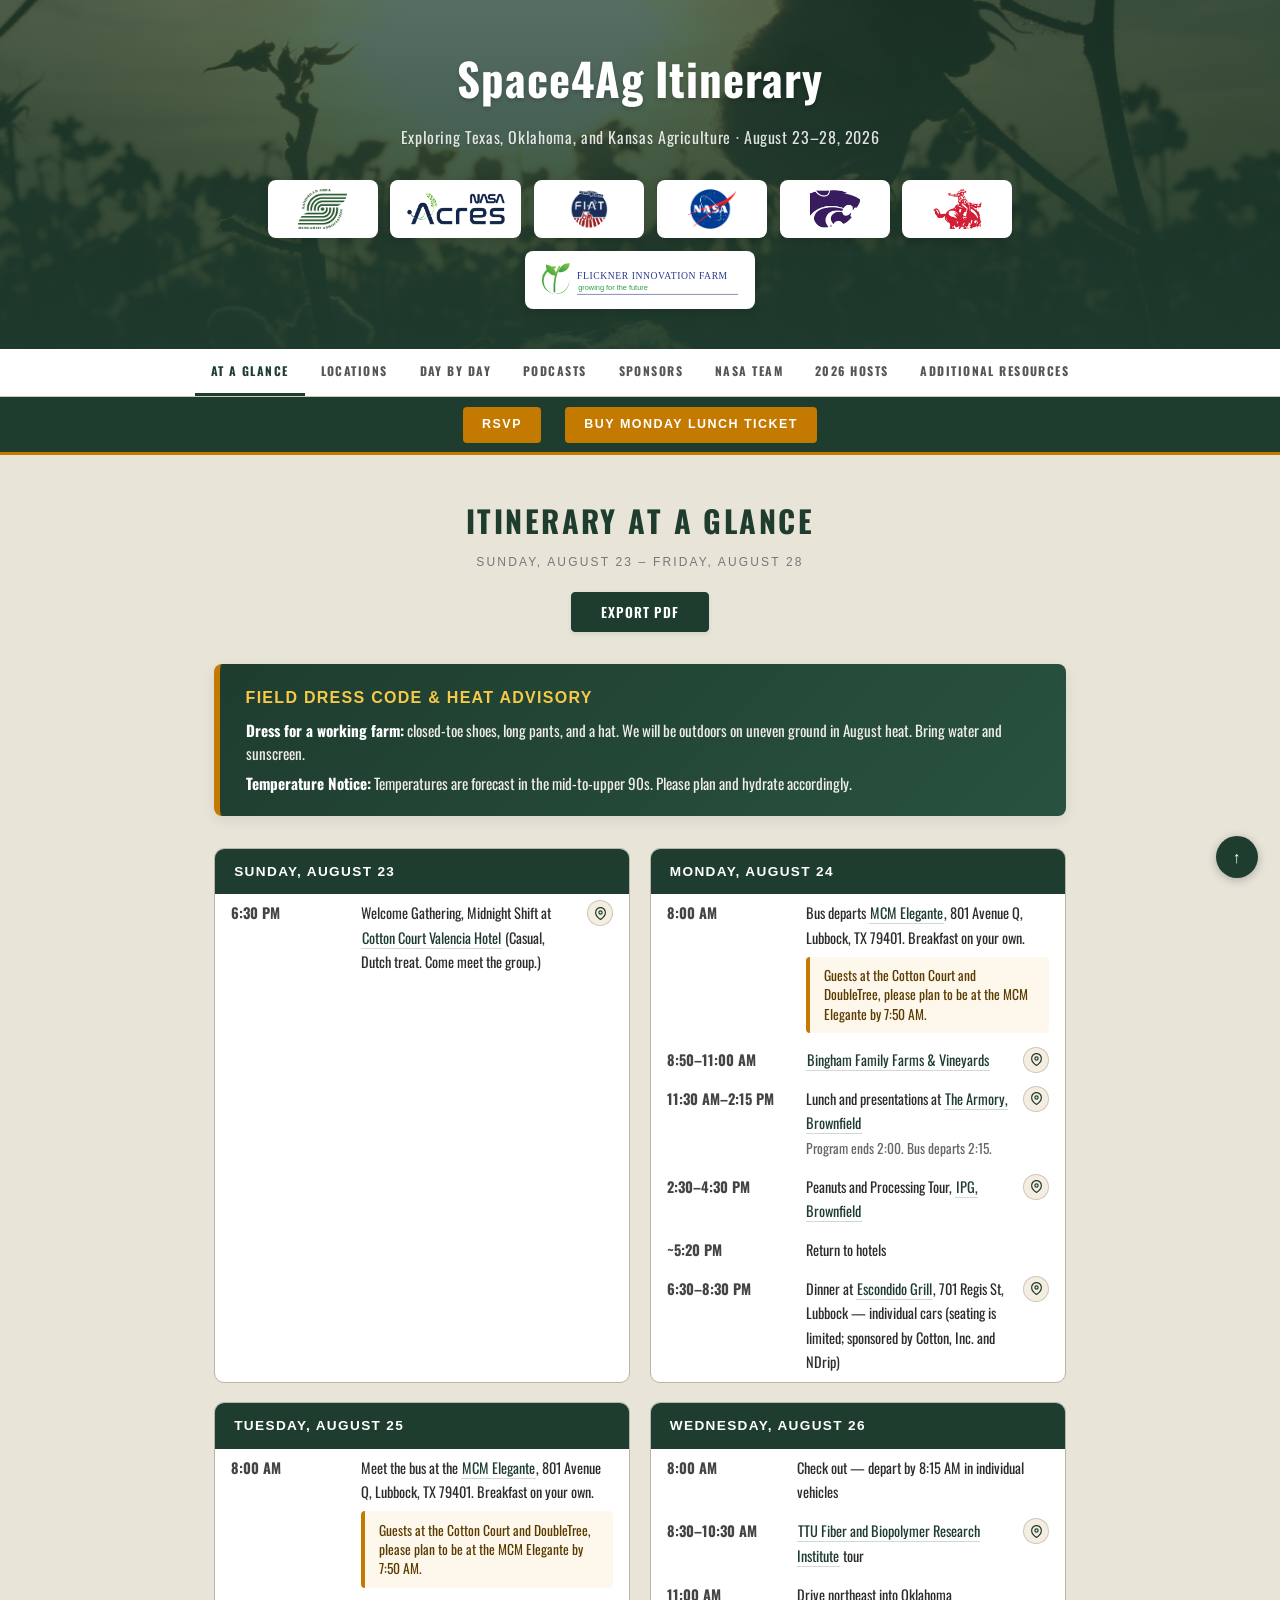
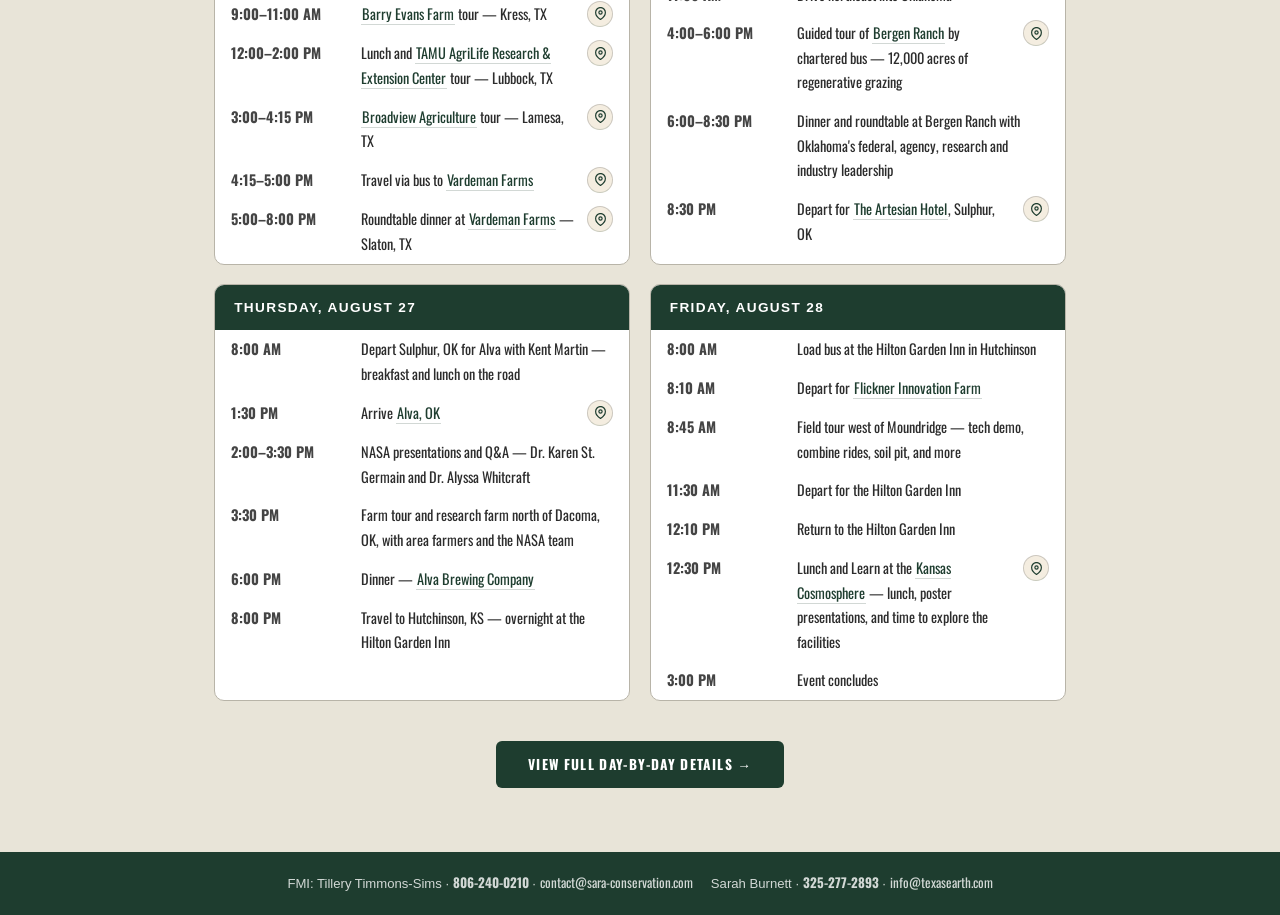
<file: index.html>
<!DOCTYPE html>
<html lang="en">

<head>
  <meta charset="UTF-8" />
  <meta name="viewport" content="width=device-width, initial-scale=1.0" />
  <title>Space4Ag Itinerary — At a Glance</title>
  <meta name="description"
    content="Space4Ag Tour itinerary: exploring Texas, Oklahoma, and Kansas agriculture, August 23–28, 2026." />
  <link rel="stylesheet" href="styles.css" />
  <link rel="icon" type="image/png" href="images/sara_logo2.png" />
</head>

<body>

  <!-- ── Hero ── -->
  <header class="hero">
    <div class="hero-bg" style="background-image: url('images/cotton.jpg');"></div>
    <div class="hero-overlay"></div>
    <div class="hero-content">
      <h1>Space4Ag Itinerary</h1>
      <p class="subtitle">Exploring Texas, Oklahoma, and Kansas Agriculture &middot; August 23–28, 2026</p>


      <div class="hero-logos">
        <a href="https://www.sara-conservation.com/" target="_blank" rel="noopener" class="logo-box">
          <img src="images/image (1).jpeg" alt="SARA logo" />
        </a>
        <a href="https://nasaacres.org/" target="_blank" rel="noopener" class="logo-box">
          <img src="images/image.png" alt="NASA Acres logo" />
        </a>
        <a href="https://www.nasaacres.org/fiat" target="_blank" rel="noopener" class="logo-box">
          <img src="images/image (1).png" alt="FIAT logo" />
        </a>
        <a href="https://www.nasa.gov/" target="_blank" rel="noopener" class="logo-box">
          <img src="images/image.jpeg" alt="NASA logo" />
        </a>
        <a href="https://www.k-state.edu/" target="_blank" rel="noopener" class="logo-box">
          <img src="images/image (3).png" alt="Kansas State Wildcats logo" />
        </a>
        <a href="https://okstate.edu/" target="_blank" rel="noopener" class="logo-box">
          <img src="images/image (2).png" alt="Oklahoma State University logo" />
        </a>
        <a href="https://flicknerinnovationfarm.com/" target="_blank" rel="noopener" class="logo-box"
          style="max-width:230px;">
          <img src="images/image.svg" alt="Flickner Innovation Farm — growing for the future" />
        </a>
      </div>
    </div>
  </header>

  <!-- ── Nav ── -->
  <nav class="site-nav" id="top">
    <ul>
      <li><a href="index.html" class="active">At a Glance</a></li>
      <li><a href="locations.html">Locations</a></li>
      <li><a href="days.html">Day by Day</a></li>
      <li><a href="podcasts.html">Podcasts</a></li>
      <li><a href="sponsors.html">Sponsors</a></li>
      <li><a href="nasa-team.html">NASA Team</a></li>
      <li><a href="hosts.html">2026 Hosts</a></li>
      <li><a href="resources.html">Additional Resources</a></li>
    </ul>
  </nav>

  <!-- ── Action Bar ── -->
  <div class="action-bar">
    <a href="https://docs.google.com/forms/d/e/1FAIpQLSe5itWmT0LQndg-N52-pvVv6DXgyEpdDwo-rx11z_T50AZPBA/viewform" target="_blank" rel="noopener">RSVP</a>
    <a href="https://www.eventbrite.com/e/nasa-space4ag-ticket-for-lunch-tickets-1996177941960?aff=oddtdtcreator" target="_blank" rel="noopener">Buy Monday Lunch Ticket</a>
  </div>

  <!-- ── Main ── -->
  <main class="page-content">
    <div class="section-header">
      <h2>Itinerary at a Glance</h2>
      <p class="sub">Sunday, August 23 – Friday, August 28</p>
      <button class="pdf-btn">Export PDF</button>
    </div>

    <!-- ── Field Readiness & Heat Advisory Banner ── -->
    <div class="advisory-banner">
      <div class="advisory-header">
        <span class="advisory-title">Field Dress Code &amp; Heat Advisory</span>
      </div>
      <p><strong>Dress for a working farm:</strong> closed-toe shoes, long pants, and a hat. We will be outdoors on uneven ground in August heat. Bring water and sunscreen.</p>
      <p><strong>Temperature Notice:</strong> Temperatures are forecast in the mid-to-upper 90s. Please plan and hydrate accordingly.</p>
    </div>

    <div id="print-view" aria-hidden="true"></div>
    <div class="glance-grid">

      <!-- Sunday -->
      <div class="day-card">
        <div class="day-header">Sunday, August 23</div>
        <table>
          <tr>
            <td>6:30 PM</td>
            <td>Welcome Gathering, Midnight Shift at <a
                href="https://maps.google.com/?q=Cotton+Court+Valencia+Hotel+Lubbock+TX" target="_blank"
                rel="noopener">Cotton Court Valencia Hotel</a> (Casual, Dutch treat. Come meet the group.)</td>
          </tr>
        </table>
      </div>

      <!-- Monday -->
      <div class="day-card">
        <div class="day-header">Monday, August 24</div>
        <table>
          <tr>
            <td>8:00 AM</td>
            <td>Bus departs <a
                href="https://www.mcmelegantelubbock.com/" target="_blank" rel="noopener">MCM
                Elegante</a>, 801 Avenue Q, Lubbock, TX 79401. Breakfast on your own.
                <div class="bus-callout">Guests at the Cotton Court and DoubleTree, please plan to be at the MCM Elegante by 7:50 AM.</div>
            </td>
          </tr>
          <tr>
            <td>8:50–11:00 AM</td>
            <td><a href="https://maps.google.com/?q=645+FM-303+Meadow+TX+79345" target="_blank"
                rel="noopener">Bingham Family Farms &amp; Vineyards</a></td>
          </tr>
          <tr>
            <td>11:30 AM–2:15 PM</td>
            <td>Lunch and presentations at <a href="https://maps.google.com/?q=101+Webb+Street+Brownfield+TX+79316"
                target="_blank" rel="noopener">The Armory, Brownfield</a><br>
                <span style="font-size:0.85rem;color:#666;">Program ends 2:00. Bus departs 2:15.</span>
            </td>
          </tr>
          <tr>
            <td>2:30–4:30 PM</td>
            <td>Peanuts and Processing Tour, <a href="https://maps.google.com/?q=1995+County+Rd+290+Brownfield+TX+79316"
                target="_blank" rel="noopener">IPG, Brownfield</a></td>
          </tr>
          <tr>
            <td>~5:20 PM</td>
            <td>Return to hotels</td>
          </tr>
          <tr>
            <td>6:30–8:30 PM</td>
            <td>Dinner at <a
                href="https://maps.google.com/?q=Escondido+Grill+701+Regis+St+Lubbock+TX+79403" target="_blank"
                rel="noopener">Escondido Grill</a>, 701 Regis St, Lubbock — individual cars (seating is limited; sponsored by Cotton, Inc. and NDrip)</td>
          </tr>
        </table>
      </div>

      <!-- Tuesday -->
      <div class="day-card">
        <div class="day-header">Tuesday, August 25</div>
        <table>
          <tr>
            <td>8:00 AM</td>
            <td>Meet the bus at the <a href="https://www.mcmelegantelubbock.com/" target="_blank"
                rel="noopener">MCM Elegante</a>, 801 Avenue Q, Lubbock, TX 79401. Breakfast on your own.
                <div class="bus-callout">Guests at the Cotton Court and DoubleTree, please plan to be at the MCM Elegante by 7:50 AM.</div>
            </td>
          </tr>
          <tr>
            <td>9:00–11:00 AM</td>
            <td><a href="https://maps.google.com/?q=34.370056,-101.801583" target="_blank" rel="noopener">Barry
                Evans Farm</a> tour — Kress, TX</td>
          </tr>
          <tr>
            <td>12:00–2:00 PM</td>
            <td>Lunch and <a href="https://maps.google.com/?q=1102+E+Farm+to+Market+Rd+1294+Lubbock+TX+79403" target="_blank"
                rel="noopener">TAMU AgriLife Research &amp; Extension Center</a> tour — Lubbock, TX</td>
          </tr>
          <tr>
            <td>3:00–4:15 PM</td>
            <td><a href="https://maps.google.com/?q=502+County+Road+L+Lamesa+TX+79331" target="_blank"
                rel="noopener">Broadview Agriculture</a> tour — Lamesa, TX</td>
          </tr>
          <tr>
            <td>4:15–5:00 PM</td>
            <td>Travel via bus to <a href="https://maps.google.com/?q=3520+E+Woodrow+Road+Slaton+TX+79364"
                target="_blank" rel="noopener">Vardeman Farms</a></td>
          </tr>
          <tr>
            <td>5:00–8:00 PM</td>
            <td>Roundtable dinner at <a href="https://maps.google.com/?q=3520+E+Woodrow+Road+Slaton+TX+79364"
                target="_blank" rel="noopener">Vardeman Farms</a> — Slaton, TX</td>
          </tr>
        </table>
      </div>

      <!-- Wednesday -->
      <div class="day-card">
        <div class="day-header">Wednesday, August 26</div>
        <table>
          <tr>
            <td>8:00 AM</td>
            <td>Check out — depart by 8:15 AM in individual vehicles</td>
          </tr>
          <tr>
            <td>8:30–10:30 AM</td>
            <td><a href="https://maps.google.com/?q=1001+E+Texas+289+Loop+Frontage+Lubbock+TX+79403" target="_blank"
                rel="noopener">TTU Fiber and Biopolymer Research Institute</a> tour</td>
          </tr>
          <tr>
            <td>11:00 AM</td>
            <td>Drive northeast into Oklahoma</td>
          </tr>
          <tr>
            <td>4:00–6:00 PM</td>
            <td>Guided tour of <a href="https://maps.google.com/?q=Bergen+Ranch+Sulphur+Oklahoma" target="_blank"
                rel="noopener">Bergen Ranch</a> by chartered bus — 12,000 acres of regenerative grazing</td>
          </tr>
          <tr>
            <td>6:00–8:30 PM</td>
            <td>Dinner and roundtable at Bergen Ranch with Oklahoma's federal, agency, research and industry
              leadership</td>
          </tr>
          <tr>
            <td>8:30 PM</td>
            <td>Depart for <a href="https://maps.google.com/?q=1001+W+1st+St+Sulphur+OK+73086" target="_blank"
                rel="noopener">The Artesian Hotel</a>, Sulphur, OK</td>
          </tr>
        </table>
      </div>

      <!-- Thursday -->
      <div class="day-card">
        <div class="day-header">Thursday, August 27</div>
        <table>
          <tr>
            <td>8:00 AM</td>
            <td>Depart Sulphur, OK for Alva with Kent Martin — breakfast and lunch on the road</td>
          </tr>
          <tr>
            <td>1:30 PM</td>
            <td>Arrive <a href="https://maps.google.com/?q=Alva+OK" target="_blank" rel="noopener">Alva, OK</a></td>
          </tr>
          <tr>
            <td>2:00–3:30 PM</td>
            <td>NASA presentations and Q&A — Dr. Karen St. Germain and Dr. Alyssa Whitcraft</td>
          </tr>
          <tr>
            <td>3:30 PM</td>
            <td>Farm tour and research farm north of Dacoma, OK, with area farmers and the NASA team</td>
          </tr>
          <tr>
            <td>6:00 PM</td>
            <td>Dinner — <a href="https://alvabeerco.com/food/" target="_blank" rel="noopener">Alva Brewing
                Company</a></td>
          </tr>
          <tr>
            <td>8:00 PM</td>
            <td>Travel to Hutchinson, KS — overnight at the Hilton Garden Inn</td>
          </tr>
        </table>
      </div>

      <!-- Friday -->
      <div class="day-card">
        <div class="day-header">Friday, August 28</div>
        <table>
          <tr>
            <td>8:00 AM</td>
            <td>Load bus at the Hilton Garden Inn in Hutchinson</td>
          </tr>
          <tr>
            <td>8:10 AM</td>
            <td>Depart for <a href="https://www.kcare.k-state.edu/water/flickner/" target="_blank"
                rel="noopener">Flickner Innovation Farm</a></td>
          </tr>
          <tr>
            <td>8:45 AM</td>
            <td>Field tour west of Moundridge — tech demo, combine rides, soil pit, and more</td>
          </tr>
          <tr>
            <td>11:30 AM</td>
            <td>Depart for the Hilton Garden Inn</td>
          </tr>
          <tr>
            <td>12:10 PM</td>
            <td>Return to the Hilton Garden Inn</td>
          </tr>
          <tr>
            <td>12:30 PM</td>
            <td>Lunch and Learn at the <a href="https://maps.google.com/?q=1100+N+Plum+St+Hutchinson+KS+67501"
                target="_blank" rel="noopener">Kansas Cosmosphere</a> — lunch, poster presentations, and time to
              explore the facilities</td>
          </tr>
          <tr>
            <td>3:00 PM</td>
            <td>Event concludes</td>
          </tr>
        </table>
      </div>

    </div><!-- /glance-grid -->

    <div style="text-align:center; margin-top:2.5rem;">
      <a href="days.html"
        style="display:inline-block;background:#1E3D2F;color:#fff;padding:0.75rem 2rem;border-radius:6px;text-decoration:none;font-family:'Helvetica Neue',Arial,sans-serif;font-weight:700;font-size:0.85rem;letter-spacing:0.1em;text-transform:uppercase;">
        View Full Day-by-Day Details &rarr;
      </a>
    </div>
  </main>

  <!-- ── Footer ── -->
  <footer class="site-footer">
    FMI: Tillery Timmons-Sims &middot; <a href="tel:806-240-0210" style="color:inherit;font-weight:bold;">806-240-0210</a> &middot;
    <a href="mailto:contact@sara-conservation.com">contact@sara-conservation.com</a>
    &nbsp;&nbsp;&nbsp;
    Sarah Burnett &middot; <a href="tel:325-277-2893" style="color:inherit;font-weight:bold;">325-277-2893</a> &middot;
    <a href="mailto:info@texasearth.com">info@texasearth.com</a>
  </footer>

  <a href="#" class="back-to-top" title="Back to top">&#8593;</a>

  <script src="calendar-pdf.js"></script>
</body>

</html>
</file>
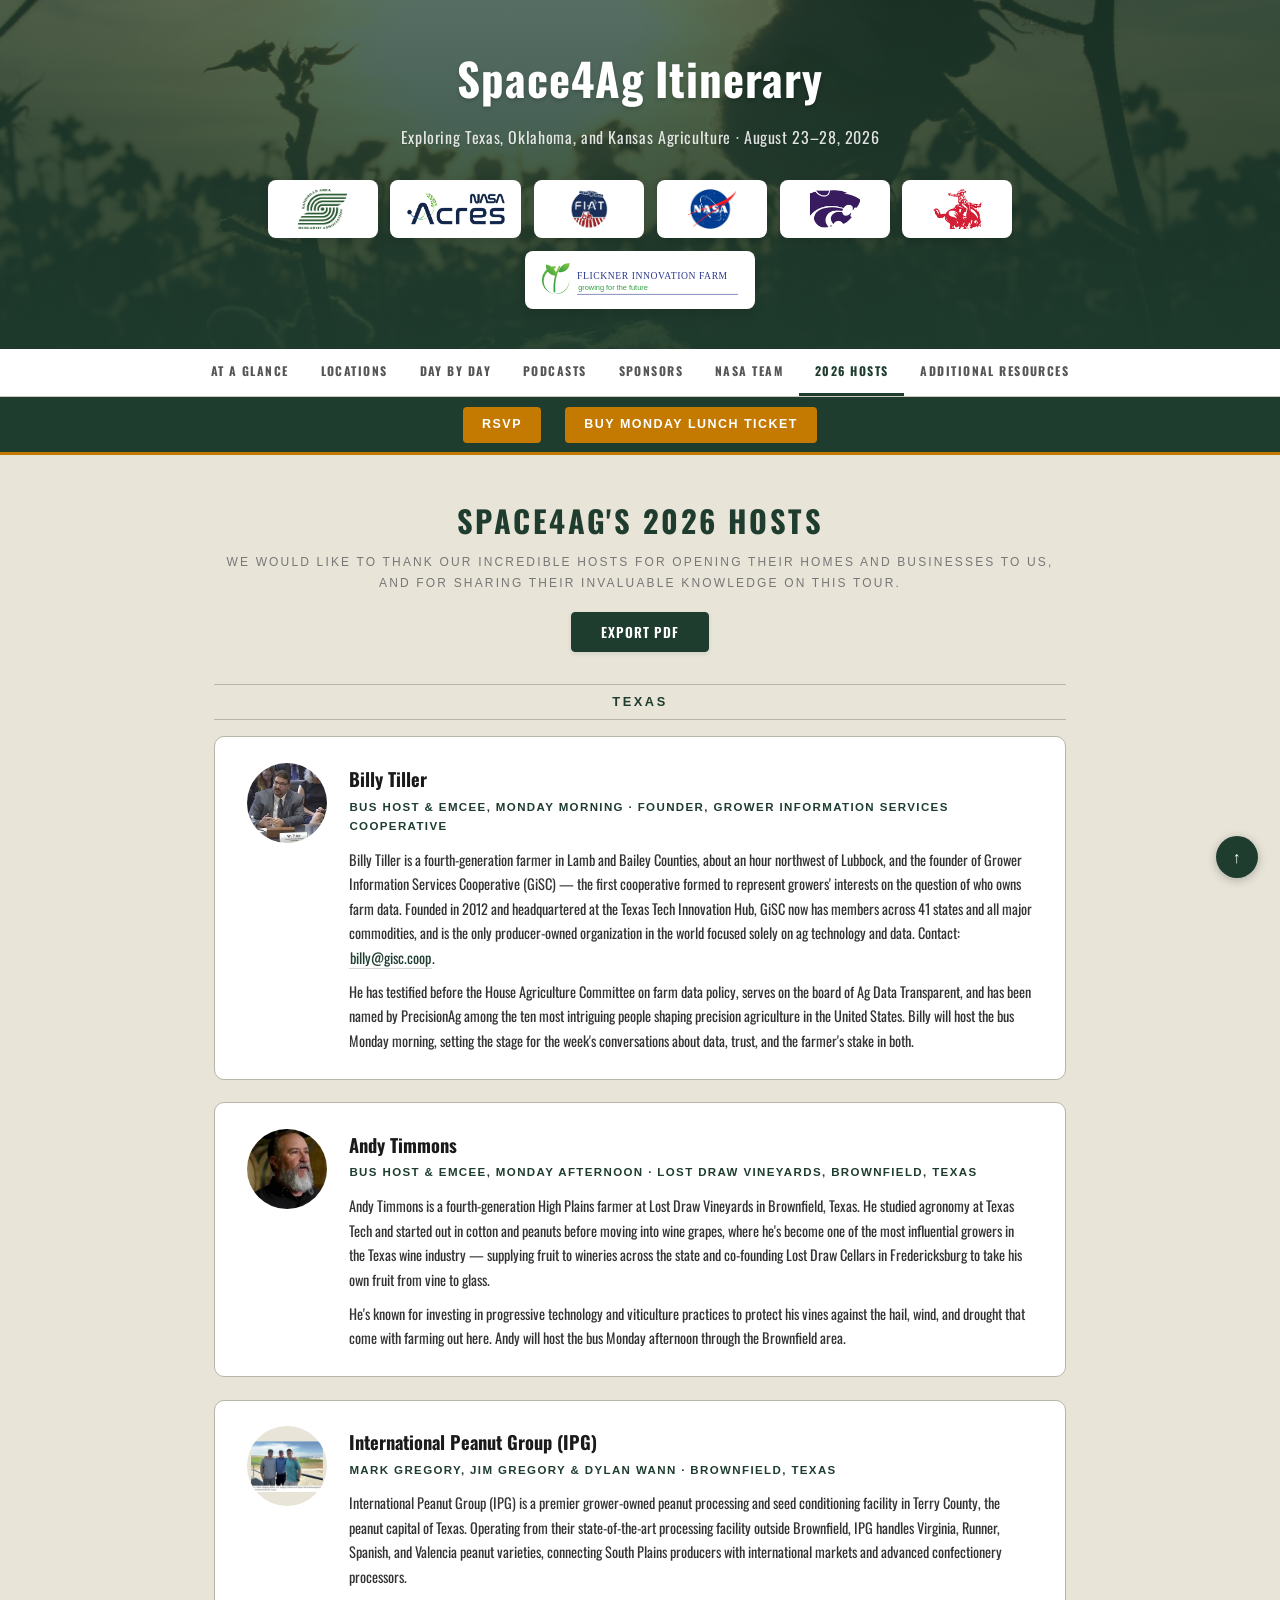
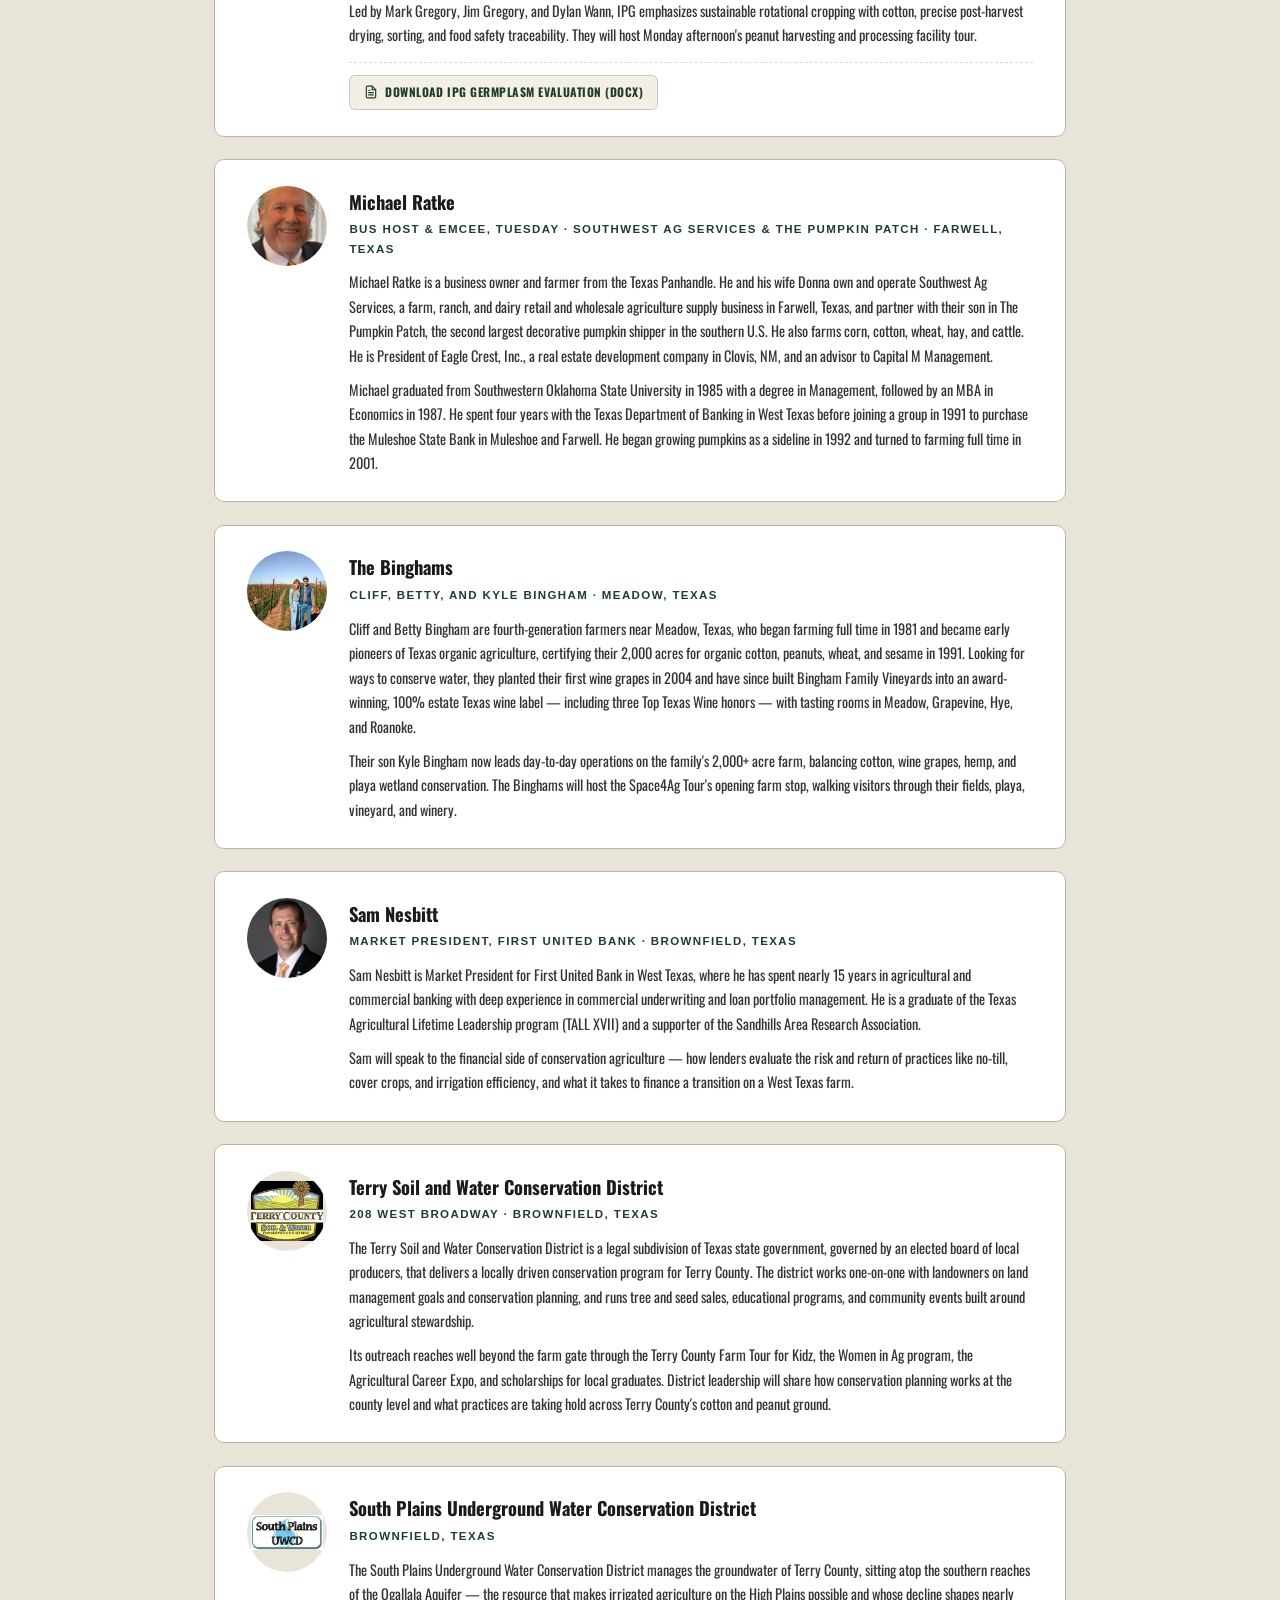
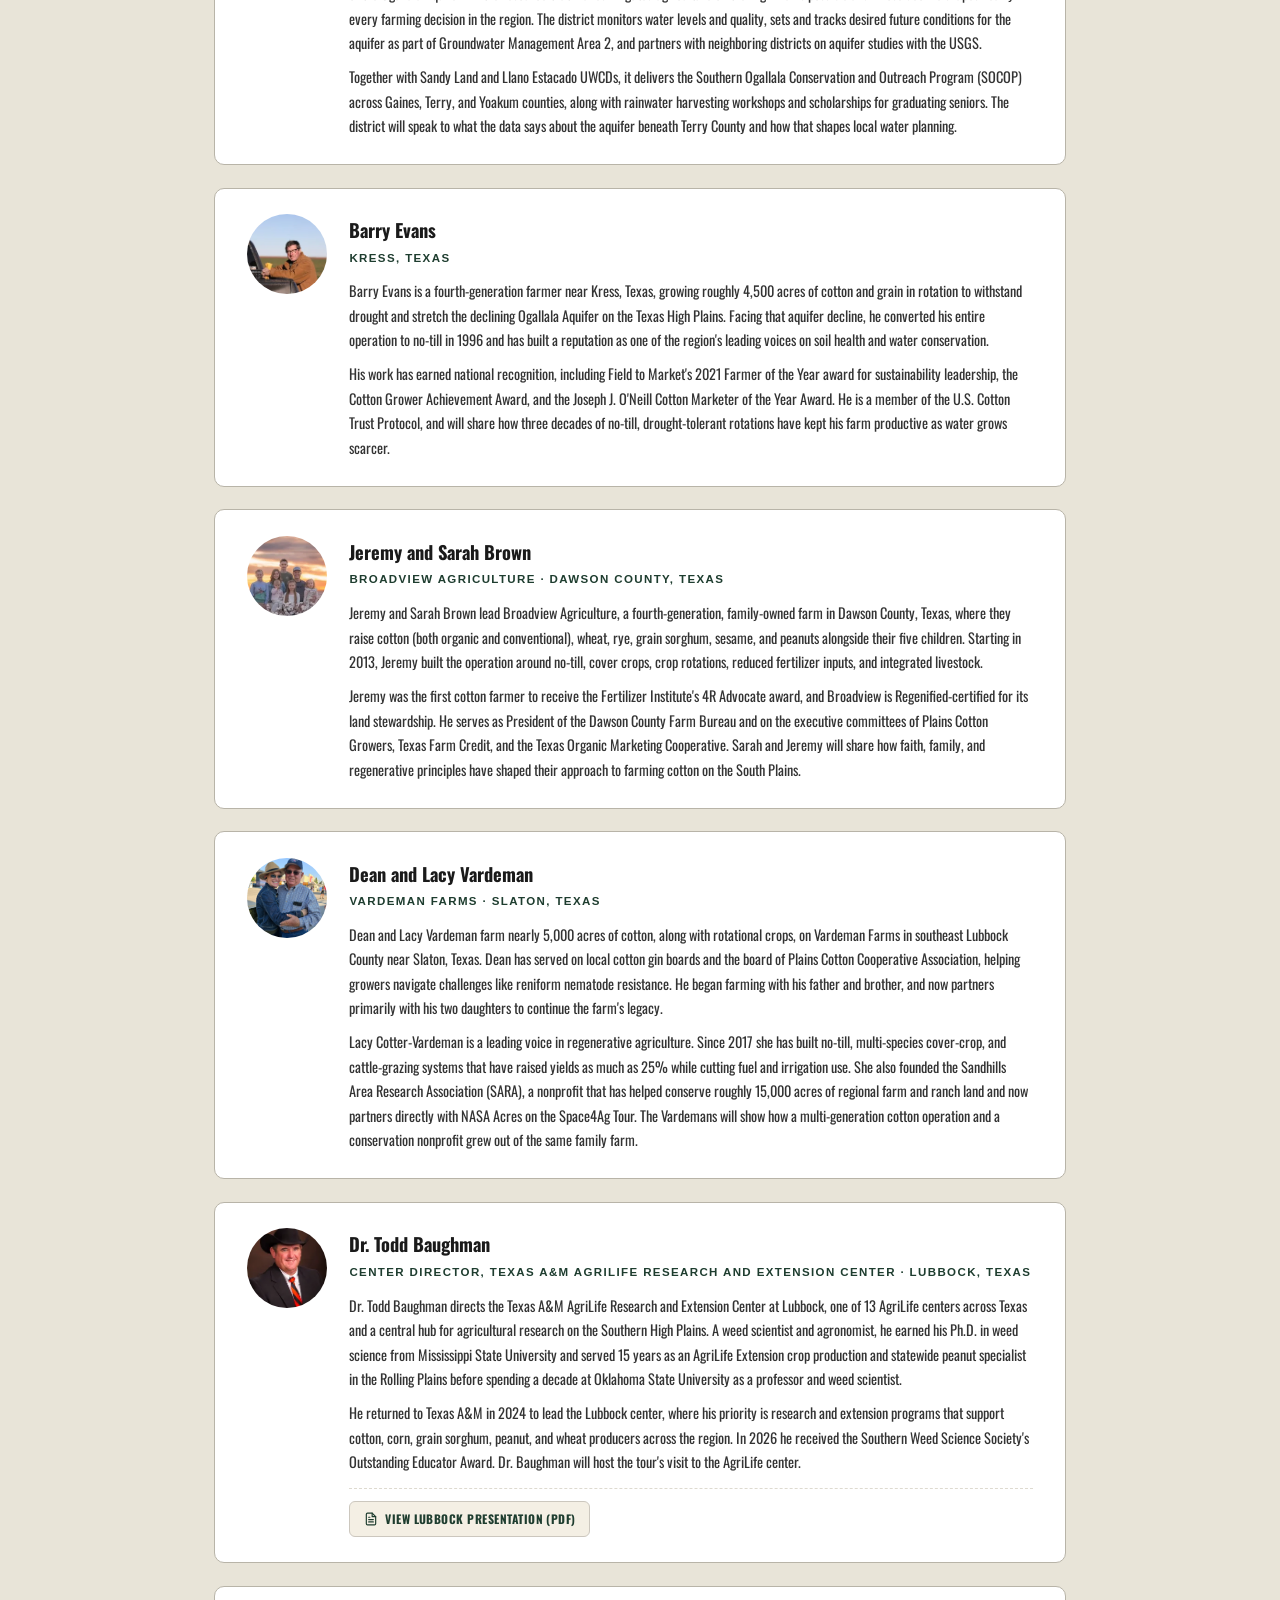
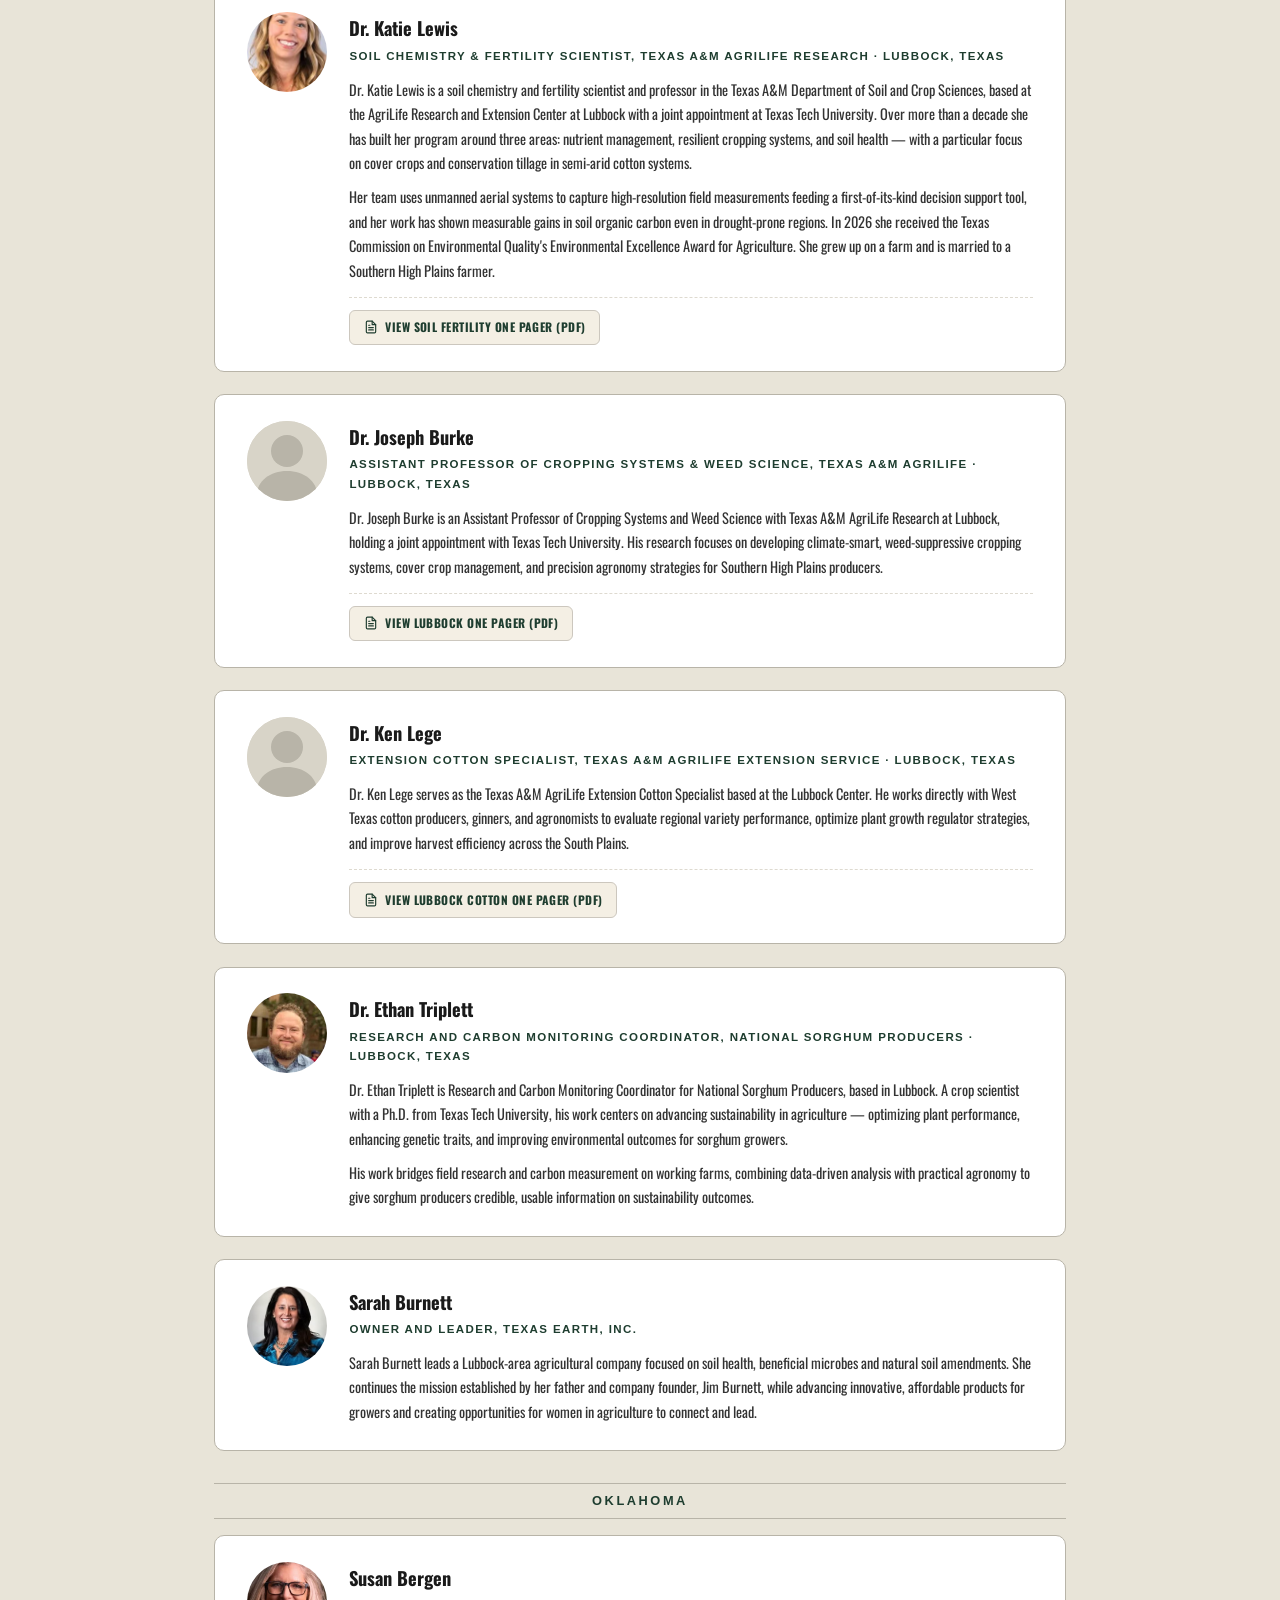
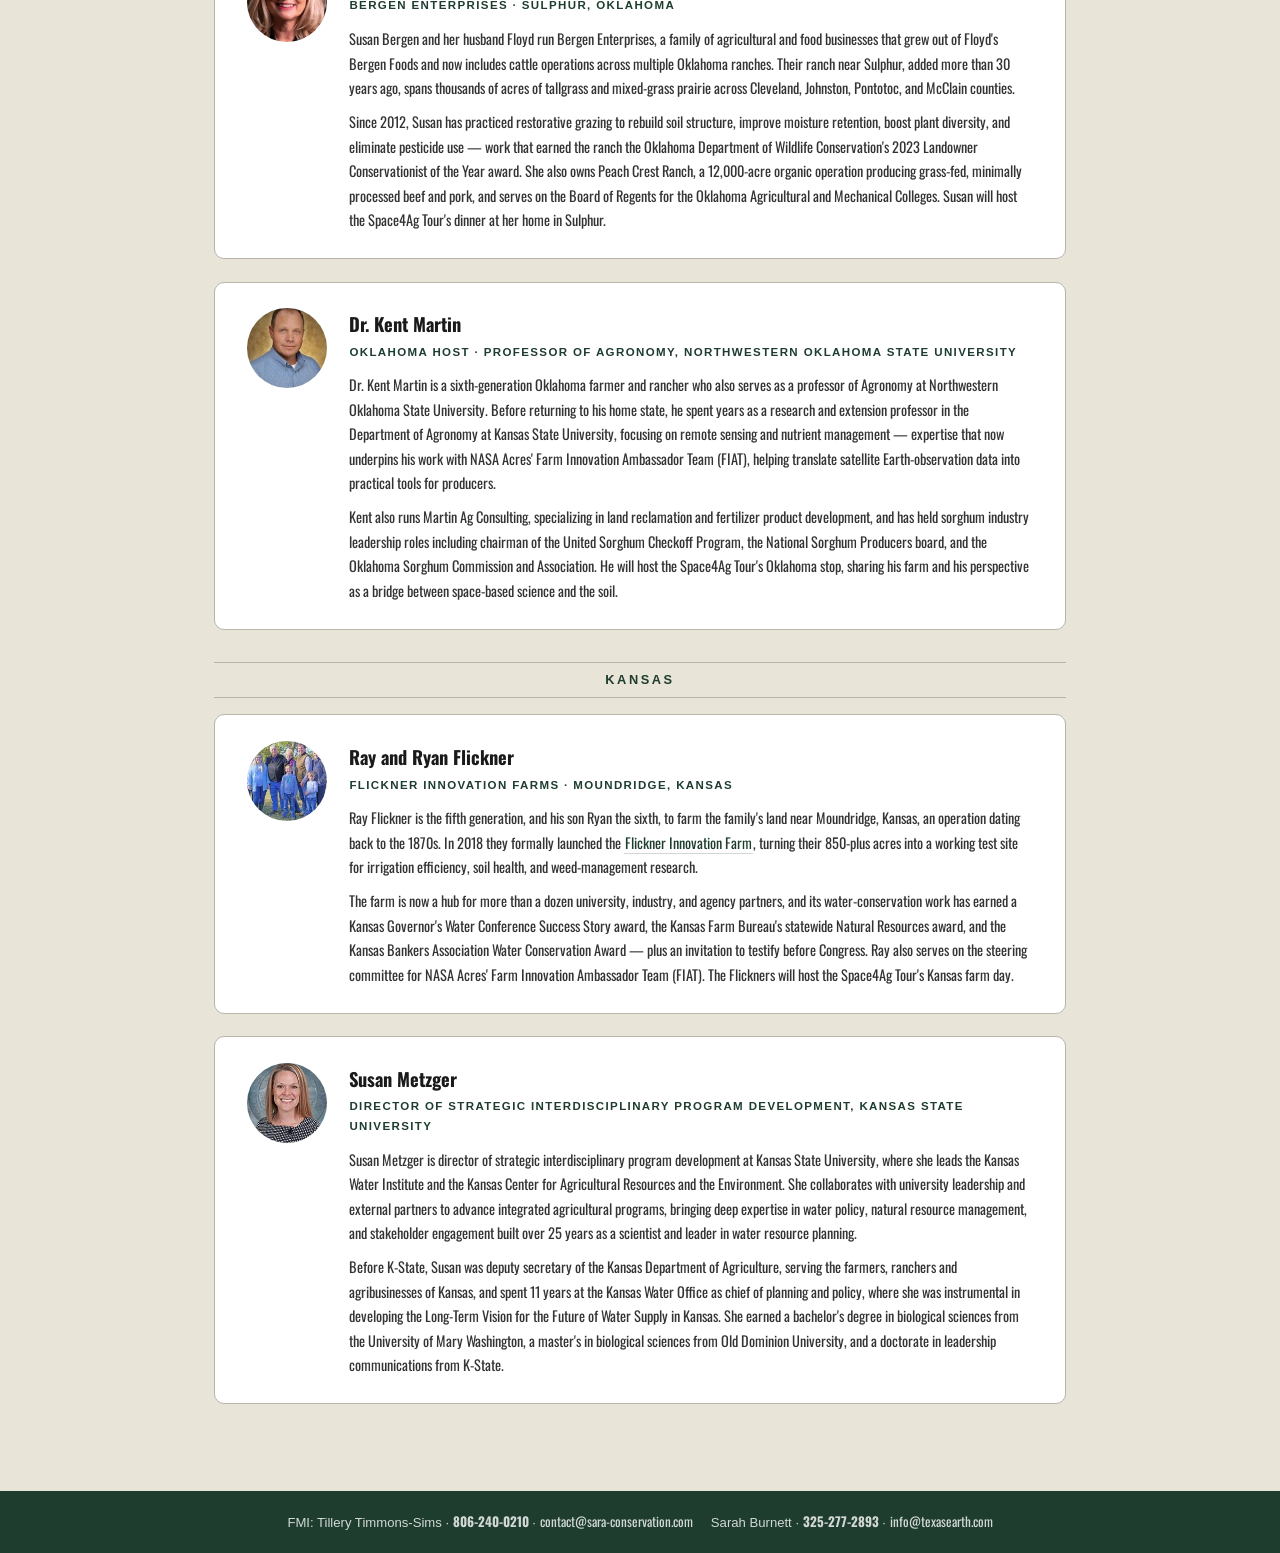
<file: hosts.html>
<!DOCTYPE html>
<html lang="en">

<head>
  <meta charset="UTF-8" />
  <meta name="viewport" content="width=device-width, initial-scale=1.0" />
  <title>2026 Hosts — Space4Ag Tour</title>
  <meta name="description"
    content="Space4Ag's 2026 hosts — farmers, researchers, and community leaders opening their homes and businesses across Texas, Oklahoma, and Kansas." />
  <link rel="stylesheet" href="styles.css" />
  <link rel="icon" type="image/png" href="images/sara_logo2.png" />
</head>

<body>

  <!-- ── Hero ── -->
  <header class="hero">
    <div class="hero-bg" style="background-image: url('images/cotton.jpg');"></div>
    <div class="hero-overlay"></div>
    <div class="hero-content">
      <h1>Space4Ag Itinerary</h1>
      <p class="subtitle">Exploring Texas, Oklahoma, and Kansas Agriculture &middot; August 23–28, 2026</p>
      <div class="hero-logos">
        <a href="https://www.sara-conservation.com/" target="_blank" rel="noopener" class="logo-box">
          <img src="images/image (1).jpeg" alt="SARA logo" />
        </a>
        <a href="https://nasaacres.org/" target="_blank" rel="noopener" class="logo-box">
          <img src="images/image.png" alt="NASA Acres logo" />
        </a>
        <a href="https://www.nasaacres.org/fiat" target="_blank" rel="noopener" class="logo-box">
          <img src="images/image (1).png" alt="FIAT logo" />
        </a>
        <a href="https://www.nasa.gov/" target="_blank" rel="noopener" class="logo-box">
          <img src="images/image.jpeg" alt="NASA logo" />
        </a>
        <a href="https://www.k-state.edu/" target="_blank" rel="noopener" class="logo-box">
          <img src="images/image (3).png" alt="Kansas State Wildcats logo" />
        </a>
        <a href="https://okstate.edu/" target="_blank" rel="noopener" class="logo-box">
          <img src="images/image (2).png" alt="Oklahoma State University logo" />
        </a>
        <a href="https://flicknerinnovationfarm.com/" target="_blank" rel="noopener" class="logo-box"
          style="max-width:230px;">
          <img src="images/image.svg" alt="Flickner Innovation Farm — growing for the future" />
        </a>
      </div>
    </div>
  </header>

  <!-- ── Nav ── -->
  <nav class="site-nav" id="top">
    <ul>
      <li><a href="index.html">At a Glance</a></li>
      <li><a href="locations.html">Locations</a></li>
      <li><a href="days.html">Day by Day</a></li>
      <li><a href="podcasts.html">Podcasts</a></li>
      <li><a href="sponsors.html">Sponsors</a></li>
      <li><a href="nasa-team.html">NASA Team</a></li>
      <li><a href="hosts.html" class="active">2026 Hosts</a></li>
      <li><a href="resources.html">Additional Resources</a></li>
    </ul>
  </nav>

  <!-- ── Action Bar ── -->
  <div class="action-bar">
    <a href="https://docs.google.com/forms/d/e/1FAIpQLSe5itWmT0LQndg-N52-pvVv6DXgyEpdDwo-rx11z_T50AZPBA/viewform"
      target="_blank" rel="noopener">RSVP</a>
    <a href="https://www.eventbrite.com/e/nasa-space4ag-ticket-for-lunch-tickets-1996177941960?aff=oddtdtcreator"
      target="_blank" rel="noopener">Buy Monday Lunch Ticket</a>
  </div>

  <!-- ── Main ── -->
  <main class="page-content">
    <div class="section-header">
      <h2>Space4Ag's 2026 Hosts</h2>
      <p class="sub">We would like to thank our incredible hosts for opening their homes and businesses to us,<br>and
        for sharing their invaluable knowledge on this tour.</p>
      <button class="pdf-btn">Export PDF</button>
    </div>
    <div id="print-view" aria-hidden="true"></div>

    <!-- ══ TEXAS ══ -->
    <div class="region-label">Texas</div>

    <!-- Billy Tiller -->
    <div class="bio-card">
      <div class="bio-avatar">
        <img src="images/BillyTiller.webp" alt="Billy Tiller" />
      </div>
      <div class="bio-text">
        <h3>Billy Tiller</h3>
        <p class="bio-role">Bus Host &amp; Emcee, Monday Morning &middot; Founder, Grower Information Services Cooperative</p>
        <p>Billy Tiller is a fourth-generation farmer in Lamb and Bailey Counties, about an hour northwest of Lubbock, and the founder of Grower Information Services Cooperative (GiSC) — the first cooperative formed to represent growers' interests on the question of who owns farm data. Founded in 2012 and headquartered at the Texas Tech Innovation Hub, GiSC now has members across 41 states and all major commodities, and is the only producer-owned organization in the world focused solely on ag technology and data. Contact: <a href="mailto:billy@gisc.coop">billy@gisc.coop</a>.</p>
        <p>He has testified before the House Agriculture Committee on farm data policy, serves on the board of Ag Data Transparent, and has been named by PrecisionAg among the ten most intriguing people shaping precision agriculture in the United States. Billy will host the bus Monday morning, setting the stage for the week's conversations about data, trust, and the farmer's stake in both.</p>
      </div>
    </div>

    <!-- Andy Timmons -->
    <div class="bio-card">
      <div class="bio-avatar">
        <img src="images/AndyTimmons.webp" alt="Andy Timmons" />
      </div>
      <div class="bio-text">
        <h3>Andy Timmons</h3>
        <p class="bio-role">Bus Host &amp; Emcee, Monday Afternoon &middot; Lost Draw Vineyards, Brownfield, Texas</p>
        <p>Andy Timmons is a fourth-generation High Plains farmer at Lost Draw Vineyards in Brownfield, Texas. He studied agronomy at Texas Tech and started out in cotton and peanuts before moving into wine grapes, where he's become one of the most influential growers in the Texas wine industry &mdash; supplying fruit to wineries across the state and co-founding Lost Draw Cellars in Fredericksburg to take his own fruit from vine to glass.</p>
        <p>He's known for investing in progressive technology and viticulture practices to protect his vines against the hail, wind, and drought that come with farming out here. Andy will host the bus Monday afternoon through the Brownfield area.</p>
      </div>
    </div>

    <!-- International Peanut Group (IPG) -->
    <div class="bio-card">
      <div class="bio-avatar" style="background:#e8e4d8;display:flex;align-items:center;justify-content:center;">
        <img src="images/InternationalPeanutGroup.png" alt="International Peanut Group (IPG)"
          style="border-radius:0;object-fit:contain;padding:4px;" />
      </div>
      <div class="bio-text">
        <h3>International Peanut Group (IPG)</h3>
        <p class="bio-role">Mark Gregory, Jim Gregory &amp; Dylan Wann &middot; Brownfield, Texas</p>
        <p>International Peanut Group (IPG) is a premier grower-owned peanut processing and seed conditioning facility in Terry County, the peanut capital of Texas. Operating from their state-of-the-art processing facility outside Brownfield, IPG handles Virginia, Runner, Spanish, and Valencia peanut varieties, connecting South Plains producers with international markets and advanced confectionery processors.</p>
        <p>Led by Mark Gregory, Jim Gregory, and Dylan Wann, IPG emphasizes sustainable rotational cropping with cotton, precise post-harvest drying, sorting, and food safety traceability. They will host Monday afternoon's peanut harvesting and processing facility tour.</p>
        <div class="bio-resource-link">
          <a href="IPG_Extreme_Conditions_Germplasm_Evaluation.docx" download class="bio-doc-btn">
            <svg viewBox="0 0 24 24" width="14" height="14" fill="none" stroke="currentColor" stroke-width="2" stroke-linecap="round" stroke-linejoin="round">
              <path d="M14 2H6a2 2 0 0 0-2 2v16a2 2 0 0 0 2 2h12a2 2 0 0 0 2-2V8z"></path>
              <polyline points="14 2 14 8 20 8"></polyline>
              <line x1="16" y1="13" x2="8" y2="13"></line>
              <line x1="16" y1="17" x2="8" y2="17"></line>
              <polyline points="10 9 9 9 8 9"></polyline>
            </svg>
            <span>Download IPG Germplasm Evaluation (DOCX)</span>
          </a>
        </div>
      </div>
    </div>

    <!-- Michael Ratke -->
    <div class="bio-card">
      <div class="bio-avatar">
        <img src="images/MichaelRatke.webp" alt="Michael Ratke" />
      </div>
      <div class="bio-text">
        <h3>Michael Ratke</h3>
        <p class="bio-role">Bus Host &amp; Emcee, Tuesday &middot; Southwest Ag Services &amp; The Pumpkin Patch &middot; Farwell, Texas</p>
        <p>Michael Ratke is a business owner and farmer from the Texas Panhandle. He and his wife Donna own and operate Southwest Ag Services, a farm, ranch, and dairy retail and wholesale agriculture supply business in Farwell, Texas, and partner with their son in The Pumpkin Patch, the second largest decorative pumpkin shipper in the southern U.S. He also farms corn, cotton, wheat, hay, and cattle. He is President of Eagle Crest, Inc., a real estate development company in Clovis, NM, and an advisor to Capital M Management.</p>
        <p>Michael graduated from Southwestern Oklahoma State University in 1985 with a degree in Management, followed by an MBA in Economics in 1987. He spent four years with the Texas Department of Banking in West Texas before joining a group in 1991 to purchase the Muleshoe State Bank in Muleshoe and Farwell. He began growing pumpkins as a sideline in 1992 and turned to farming full time in 2001.</p>
      </div>
    </div>

    <!-- The Binghams -->
    <div class="bio-card">
      <div class="bio-avatar">
        <img src="images/TheBinghams.webp" alt="The Binghams" />
      </div>
      <div class="bio-text">
        <h3>The Binghams</h3>
        <p class="bio-role">Cliff, Betty, and Kyle Bingham &middot; Meadow, Texas</p>
        <p>Cliff and Betty Bingham are fourth-generation farmers near Meadow, Texas, who began farming full time in 1981 and became early pioneers of Texas organic agriculture, certifying their 2,000 acres for organic cotton, peanuts, wheat, and sesame in 1991. Looking for ways to conserve water, they planted their first wine grapes in 2004 and have since built Bingham Family Vineyards into an award-winning, 100% estate Texas wine label — including three Top Texas Wine honors — with tasting rooms in Meadow, Grapevine, Hye, and Roanoke.</p>
        <p>Their son Kyle Bingham now leads day-to-day operations on the family's 2,000+ acre farm, balancing cotton, wine grapes, hemp, and playa wetland conservation. The Binghams will host the Space4Ag Tour's opening farm stop, walking visitors through their fields, playa, vineyard, and winery.</p>
      </div>
    </div>

    <!-- Sam Nesbitt -->
    <div class="bio-card">
      <div class="bio-avatar">
        <img src="images/SamNesbitt.webp" alt="Sam Nesbitt" />
      </div>
      <div class="bio-text">
        <h3>Sam Nesbitt</h3>
        <p class="bio-role">Market President, First United Bank &middot; Brownfield, Texas</p>
        <p>Sam Nesbitt is Market President for First United Bank in West Texas, where he has spent nearly 15 years in agricultural and commercial banking with deep experience in commercial underwriting and loan portfolio management. He is a graduate of the Texas Agricultural Lifetime Leadership program (TALL XVII) and a supporter of the Sandhills Area Research Association.</p>
        <p>Sam will speak to the financial side of conservation agriculture — how lenders evaluate the risk and return of practices like no-till, cover crops, and irrigation efficiency, and what it takes to finance a transition on a West Texas farm.</p>
      </div>
    </div>

    <!-- Terry Soil & Water Conservation District -->
    <div class="bio-card">
      <div class="bio-avatar" style="background:#e8e4d8;display:flex;align-items:center;justify-content:center;">
        <img src="images/TerrySoiland WaterConservationDistrict.webp" alt="Terry County Soil &amp; Water Conservation District"
          style="border-radius:0;object-fit:contain;padding:4px;" />
      </div>
      <div class="bio-text">
        <h3>Terry Soil and Water Conservation District</h3>
        <p class="bio-role">208 West Broadway &middot; Brownfield, Texas</p>
        <p>The Terry Soil and Water Conservation District is a legal subdivision of Texas state government, governed by an elected board of local producers, that delivers a locally driven conservation program for Terry County. The district works one-on-one with landowners on land management goals and conservation planning, and runs tree and seed sales, educational programs, and community events built around agricultural stewardship.</p>
        <p>Its outreach reaches well beyond the farm gate through the Terry County Farm Tour for Kidz, the Women in Ag program, the Agricultural Career Expo, and scholarships for local graduates. District leadership will share how conservation planning works at the county level and what practices are taking hold across Terry County's cotton and peanut ground.</p>
      </div>
    </div>

    <!-- South Plains UWCD -->
    <div class="bio-card">
      <div class="bio-avatar" style="background:#e8e4d8;display:flex;align-items:center;justify-content:center;">
        <img src="images/South Plains Underground Water Conservation District.webp" alt="South Plains Underground Water Conservation District"
          style="border-radius:0;object-fit:contain;padding:4px;" />
      </div>
      <div class="bio-text">
        <h3>South Plains Underground Water Conservation District</h3>
        <p class="bio-role">Brownfield, Texas</p>
        <p>The South Plains Underground Water Conservation District manages the groundwater of Terry County, sitting atop the southern reaches of the Ogallala Aquifer — the resource that makes irrigated agriculture on the High Plains possible and whose decline shapes nearly every farming decision in the region. The district monitors water levels and quality, sets and tracks desired future conditions for the aquifer as part of Groundwater Management Area 2, and partners with neighboring districts on aquifer studies with the USGS.</p>
        <p>Together with Sandy Land and Llano Estacado UWCDs, it delivers the Southern Ogallala Conservation and Outreach Program (SOCOP) across Gaines, Terry, and Yoakum counties, along with rainwater harvesting workshops and scholarships for graduating seniors. The district will speak to what the data says about the aquifer beneath Terry County and how that shapes local water planning.</p>
      </div>
    </div>

    <!-- Barry Evans -->
    <div class="bio-card">
      <div class="bio-avatar">
        <img src="images/BarryEvans.webp" alt="Barry Evans" />
      </div>
      <div class="bio-text">
        <h3>Barry Evans</h3>
        <p class="bio-role">Kress, Texas</p>
        <p>Barry Evans is a fourth-generation farmer near Kress, Texas, growing roughly 4,500 acres of cotton and grain in rotation to withstand drought and stretch the declining Ogallala Aquifer on the Texas High Plains. Facing that aquifer decline, he converted his entire operation to no-till in 1996 and has built a reputation as one of the region's leading voices on soil health and water conservation.</p>
        <p>His work has earned national recognition, including Field to Market's 2021 Farmer of the Year award for sustainability leadership, the Cotton Grower Achievement Award, and the Joseph J. O'Neill Cotton Marketer of the Year Award. He is a member of the U.S. Cotton Trust Protocol, and will share how three decades of no-till, drought-tolerant rotations have kept his farm productive as water grows scarcer.</p>
      </div>
    </div>

    <!-- Jeremy and Sarah Brown -->
    <div class="bio-card">
      <div class="bio-avatar">
        <img src="images/JeremyandSarahBrown.webp" alt="Jeremy and Sarah Brown" />
      </div>
      <div class="bio-text">
        <h3>Jeremy and Sarah Brown</h3>
        <p class="bio-role">Broadview Agriculture &middot; Dawson County, Texas</p>
        <p>Jeremy and Sarah Brown lead Broadview Agriculture, a fourth-generation, family-owned farm in Dawson County, Texas, where they raise cotton (both organic and conventional), wheat, rye, grain sorghum, sesame, and peanuts alongside their five children. Starting in 2013, Jeremy built the operation around no-till, cover crops, crop rotations, reduced fertilizer inputs, and integrated livestock.</p>
        <p>Jeremy was the first cotton farmer to receive the Fertilizer Institute's 4R Advocate award, and Broadview is Regenified-certified for its land stewardship. He serves as President of the Dawson County Farm Bureau and on the executive committees of Plains Cotton Growers, Texas Farm Credit, and the Texas Organic Marketing Cooperative. Sarah and Jeremy will share how faith, family, and regenerative principles have shaped their approach to farming cotton on the South Plains.</p>
      </div>
    </div>

    <!-- Dean and Lacy Vardeman -->
    <div class="bio-card">
      <div class="bio-avatar">
        <img src="images/DeanandLacyVardeman2.jpg" alt="Dean and Lacy Vardeman" />
      </div>
      <div class="bio-text">
        <h3>Dean and Lacy Vardeman</h3>
        <p class="bio-role">Vardeman Farms &middot; Slaton, Texas</p>
        <p>Dean and Lacy Vardeman farm nearly 5,000 acres of cotton, along with rotational crops, on Vardeman Farms in southeast Lubbock County near Slaton, Texas. Dean has served on local cotton gin boards and the board of Plains Cotton Cooperative Association, helping growers navigate challenges like reniform nematode resistance. He began farming with his father and brother, and now partners primarily with his two daughters to continue the farm's legacy.</p>
        <p>Lacy Cotter-Vardeman is a leading voice in regenerative agriculture. Since 2017 she has built no-till, multi-species cover-crop, and cattle-grazing systems that have raised yields as much as 25% while cutting fuel and irrigation use. She also founded the Sandhills Area Research Association (SARA), a nonprofit that has helped conserve roughly 15,000 acres of regional farm and ranch land and now partners directly with NASA Acres on the Space4Ag Tour. The Vardemans will show how a multi-generation cotton operation and a conservation nonprofit grew out of the same family farm.</p>
      </div>
    </div>

    <!-- Dr. Todd Baughman -->
    <div class="bio-card">
      <div class="bio-avatar">
        <img src="images/Dr.ToddBaughman.webp" alt="Dr. Todd Baughman" />
      </div>
      <div class="bio-text">
        <h3>Dr. Todd Baughman</h3>
        <p class="bio-role">Center Director, Texas A&amp;M AgriLife Research and Extension Center &middot; Lubbock, Texas</p>
        <p>Dr. Todd Baughman directs the Texas A&amp;M AgriLife Research and Extension Center at Lubbock, one of 13 AgriLife centers across Texas and a central hub for agricultural research on the Southern High Plains. A weed scientist and agronomist, he earned his Ph.D. in weed science from Mississippi State University and served 15 years as an AgriLife Extension crop production and statewide peanut specialist in the Rolling Plains before spending a decade at Oklahoma State University as a professor and weed scientist.</p>
        <p>He returned to Texas A&amp;M in 2024 to lead the Lubbock center, where his priority is research and extension programs that support cotton, corn, grain sorghum, peanut, and wheat producers across the region. In 2026 he received the Southern Weed Science Society's Outstanding Educator Award. Dr. Baughman will host the tour's visit to the AgriLife center.</p>
        <div class="bio-resource-link">
          <a href="Baughman,%20Todd_Lubbock.pdf" target="_blank" rel="noopener" class="bio-doc-btn">
            <svg viewBox="0 0 24 24" width="14" height="14" fill="none" stroke="currentColor" stroke-width="2" stroke-linecap="round" stroke-linejoin="round">
              <path d="M14 2H6a2 2 0 0 0-2 2v16a2 2 0 0 0 2 2h12a2 2 0 0 0 2-2V8z"></path>
              <polyline points="14 2 14 8 20 8"></polyline>
              <line x1="16" y1="13" x2="8" y2="13"></line>
              <line x1="16" y1="17" x2="8" y2="17"></line>
              <polyline points="10 9 9 9 8 9"></polyline>
            </svg>
            <span>View Lubbock Presentation (PDF)</span>
          </a>
        </div>
      </div>
    </div>

    <!-- Dr. Katie Lewis -->
    <div class="bio-card">
      <div class="bio-avatar">
        <img src="images/Dr.KatieLewis.webp" alt="Dr. Katie Lewis" />
      </div>
      <div class="bio-text">
        <h3>Dr. Katie Lewis</h3>
        <p class="bio-role">Soil Chemistry &amp; Fertility Scientist, Texas A&amp;M AgriLife Research &middot; Lubbock, Texas</p>
        <p>Dr. Katie Lewis is a soil chemistry and fertility scientist and professor in the Texas A&amp;M Department of Soil and Crop Sciences, based at the AgriLife Research and Extension Center at Lubbock with a joint appointment at Texas Tech University. Over more than a decade she has built her program around three areas: nutrient management, resilient cropping systems, and soil health — with a particular focus on cover crops and conservation tillage in semi-arid cotton systems.</p>
        <p>Her team uses unmanned aerial systems to capture high-resolution field measurements feeding a first-of-its-kind decision support tool, and her work has shown measurable gains in soil organic carbon even in drought-prone regions. In 2026 she received the Texas Commission on Environmental Quality's Environmental Excellence Award for Agriculture. She grew up on a farm and is married to a Southern High Plains farmer.</p>
        <div class="bio-resource-link">
          <a href="Lewis,%20Katie_Lubbock%20One%20Pager.pdf" target="_blank" rel="noopener" class="bio-doc-btn">
            <svg viewBox="0 0 24 24" width="14" height="14" fill="none" stroke="currentColor" stroke-width="2" stroke-linecap="round" stroke-linejoin="round">
              <path d="M14 2H6a2 2 0 0 0-2 2v16a2 2 0 0 0 2 2h12a2 2 0 0 0 2-2V8z"></path>
              <polyline points="14 2 14 8 20 8"></polyline>
              <line x1="16" y1="13" x2="8" y2="13"></line>
              <line x1="16" y1="17" x2="8" y2="17"></line>
              <polyline points="10 9 9 9 8 9"></polyline>
            </svg>
            <span>View Soil Fertility One Pager (PDF)</span>
          </a>
        </div>
      </div>
    </div>

    <!-- Dr. Joseph Burke -->
    <div class="bio-card">
      <div class="bio-avatar">
        <img src="images/generic-silhouette.svg" alt="Dr. Joseph Burke" />
      </div>
      <div class="bio-text">
        <h3>Dr. Joseph Burke</h3>
        <p class="bio-role">Assistant Professor of Cropping Systems &amp; Weed Science, Texas A&amp;M AgriLife &middot; Lubbock, Texas</p>
        <p>Dr. Joseph Burke is an Assistant Professor of Cropping Systems and Weed Science with Texas A&amp;M AgriLife Research at Lubbock, holding a joint appointment with Texas Tech University. His research focuses on developing climate-smart, weed-suppressive cropping systems, cover crop management, and precision agronomy strategies for Southern High Plains producers.</p>
        <div class="bio-resource-link">
          <a href="Burke,%20Joseph_Lubbock%20One%20Pager%20Updated.pdf" target="_blank" rel="noopener" class="bio-doc-btn">
            <svg viewBox="0 0 24 24" width="14" height="14" fill="none" stroke="currentColor" stroke-width="2" stroke-linecap="round" stroke-linejoin="round">
              <path d="M14 2H6a2 2 0 0 0-2 2v16a2 2 0 0 0 2 2h12a2 2 0 0 0 2-2V8z"></path>
              <polyline points="14 2 14 8 20 8"></polyline>
              <line x1="16" y1="13" x2="8" y2="13"></line>
              <line x1="16" y1="17" x2="8" y2="17"></line>
              <polyline points="10 9 9 9 8 9"></polyline>
            </svg>
            <span>View Lubbock One Pager (PDF)</span>
          </a>
        </div>
      </div>
    </div>

    <!-- Dr. Ken Lege -->
    <div class="bio-card">
      <div class="bio-avatar">
        <img src="images/generic-silhouette.svg" alt="Dr. Ken Lege" />
      </div>
      <div class="bio-text">
        <h3>Dr. Ken Lege</h3>
        <p class="bio-role">Extension Cotton Specialist, Texas A&amp;M AgriLife Extension Service &middot; Lubbock, Texas</p>
        <p>Dr. Ken Lege serves as the Texas A&amp;M AgriLife Extension Cotton Specialist based at the Lubbock Center. He works directly with West Texas cotton producers, ginners, and agronomists to evaluate regional variety performance, optimize plant growth regulator strategies, and improve harvest efficiency across the South Plains.</p>
        <div class="bio-resource-link">
          <a href="Lege,%20Ken_Lubbock%20One%20Pager%20updated.pdf" target="_blank" rel="noopener" class="bio-doc-btn">
            <svg viewBox="0 0 24 24" width="14" height="14" fill="none" stroke="currentColor" stroke-width="2" stroke-linecap="round" stroke-linejoin="round">
              <path d="M14 2H6a2 2 0 0 0-2 2v16a2 2 0 0 0 2 2h12a2 2 0 0 0 2-2V8z"></path>
              <polyline points="14 2 14 8 20 8"></polyline>
              <line x1="16" y1="13" x2="8" y2="13"></line>
              <line x1="16" y1="17" x2="8" y2="17"></line>
              <polyline points="10 9 9 9 8 9"></polyline>
            </svg>
            <span>View Lubbock Cotton One Pager (PDF)</span>
          </a>
        </div>
      </div>
    </div>

    <!-- Dr. Ethan Triplett -->
    <div class="bio-card">
      <div class="bio-avatar">
        <img src="images/Dr.EthanTriplett.webp" alt="Dr. Ethan Triplett" />
      </div>
      <div class="bio-text">
        <h3>Dr. Ethan Triplett</h3>
        <p class="bio-role">Research and Carbon Monitoring Coordinator, National Sorghum Producers &middot; Lubbock, Texas</p>
        <p>Dr. Ethan Triplett is Research and Carbon Monitoring Coordinator for National Sorghum Producers, based in Lubbock. A crop scientist with a Ph.D. from Texas Tech University, his work centers on advancing sustainability in agriculture — optimizing plant performance, enhancing genetic traits, and improving environmental outcomes for sorghum growers.</p>
        <p>His work bridges field research and carbon measurement on working farms, combining data-driven analysis with practical agronomy to give sorghum producers credible, usable information on sustainability outcomes.</p>
      </div>
    </div>

    <!-- Sarah Burnett -->
    <div class="bio-card">
      <div class="bio-avatar">
        <img src="images/sarahBurnett.jpg" alt="Sarah Burnett" />
      </div>
      <div class="bio-text">
        <h3>Sarah Burnett</h3>
        <p class="bio-role">Owner and Leader, Texas Earth, Inc.</p>
        <p>Sarah Burnett leads a Lubbock-area agricultural company focused on soil health, beneficial microbes and natural soil amendments. She continues the mission established by her father and company founder, Jim Burnett, while advancing innovative, affordable products for growers and creating opportunities for women in agriculture to connect and lead.</p>
      </div>
    </div>

    <!-- ══ OKLAHOMA ══ -->
    <div class="region-label">Oklahoma</div>

    <!-- Susan Bergen -->
    <div class="bio-card">
      <div class="bio-avatar">
        <img src="images/SusanBergen.webp" alt="Susan Bergen" />
      </div>
      <div class="bio-text">
        <h3>Susan Bergen</h3>
        <p class="bio-role">Bergen Enterprises &middot; Sulphur, Oklahoma</p>
        <p>Susan Bergen and her husband Floyd run Bergen Enterprises, a family of agricultural and food businesses that grew out of Floyd's Bergen Foods and now includes cattle operations across multiple Oklahoma ranches. Their ranch near Sulphur, added more than 30 years ago, spans thousands of acres of tallgrass and mixed-grass prairie across Cleveland, Johnston, Pontotoc, and McClain counties.</p>
        <p>Since 2012, Susan has practiced restorative grazing to rebuild soil structure, improve moisture retention, boost plant diversity, and eliminate pesticide use — work that earned the ranch the Oklahoma Department of Wildlife Conservation's 2023 Landowner Conservationist of the Year award. She also owns Peach Crest Ranch, a 12,000-acre organic operation producing grass-fed, minimally processed beef and pork, and serves on the Board of Regents for the Oklahoma Agricultural and Mechanical Colleges. Susan will host the Space4Ag Tour's dinner at her home in Sulphur.</p>
      </div>
    </div>

    <!-- Dr. Kent Martin -->
    <div class="bio-card">
      <div class="bio-avatar">
        <img src="images/Dr.KentMartin.webp" alt="Dr. Kent Martin" />
      </div>
      <div class="bio-text">
        <h3>Dr. Kent Martin</h3>
        <p class="bio-role">Oklahoma Host &middot; Professor of Agronomy, Northwestern Oklahoma State University</p>
        <p>Dr. Kent Martin is a sixth-generation Oklahoma farmer and rancher who also serves as a professor of Agronomy at Northwestern Oklahoma State University. Before returning to his home state, he spent years as a research and extension professor in the Department of Agronomy at Kansas State University, focusing on remote sensing and nutrient management — expertise that now underpins his work with NASA Acres' Farm Innovation Ambassador Team (FIAT), helping translate satellite Earth-observation data into practical tools for producers.</p>
        <p>Kent also runs Martin Ag Consulting, specializing in land reclamation and fertilizer product development, and has held sorghum industry leadership roles including chairman of the United Sorghum Checkoff Program, the National Sorghum Producers board, and the Oklahoma Sorghum Commission and Association. He will host the Space4Ag Tour's Oklahoma stop, sharing his farm and his perspective as a bridge between space-based science and the soil.</p>
      </div>
    </div>

    <!-- ══ KANSAS ══ -->
    <div class="region-label">Kansas</div>

    <!-- Ray and Ryan Flickner -->
    <div class="bio-card">
      <div class="bio-avatar">
        <img src="images/RayandRyanFlickner.webp" alt="Ray and Ryan Flickner" />
      </div>
      <div class="bio-text">
        <h3>Ray and Ryan Flickner</h3>
        <p class="bio-role">Flickner Innovation Farms &middot; Moundridge, Kansas</p>
        <p>Ray Flickner is the fifth generation, and his son Ryan the sixth, to farm the family's land near Moundridge, Kansas, an operation dating back to the 1870s. In 2018 they formally launched the <a href="https://www.kcare.k-state.edu/water/flickner/" target="_blank" rel="noopener">Flickner Innovation Farm</a>, turning their 850-plus acres into a working test site for irrigation efficiency, soil health, and weed-management research.</p>
        <p>The farm is now a hub for more than a dozen university, industry, and agency partners, and its water-conservation work has earned a Kansas Governor's Water Conference Success Story award, the Kansas Farm Bureau's statewide Natural Resources award, and the Kansas Bankers Association Water Conservation Award — plus an invitation to testify before Congress. Ray also serves on the steering committee for NASA Acres' Farm Innovation Ambassador Team (FIAT). The Flickners will host the Space4Ag Tour's Kansas farm day.</p>
      </div>
    </div>

    <!-- Susan Metzger -->
    <div class="bio-card">
      <div class="bio-avatar">
        <img src="images/SusanMetzger.webp" alt="Susan Metzger" />
      </div>
      <div class="bio-text">
        <h3>Susan Metzger</h3>
        <p class="bio-role">Director of Strategic Interdisciplinary Program Development, Kansas State University</p>
        <p>Susan Metzger is director of strategic interdisciplinary program development at Kansas State University, where she leads the Kansas Water Institute and the Kansas Center for Agricultural Resources and the Environment. She collaborates with university leadership and external partners to advance integrated agricultural programs, bringing deep expertise in water policy, natural resource management, and stakeholder engagement built over 25 years as a scientist and leader in water resource planning.</p>
        <p>Before K-State, Susan was deputy secretary of the Kansas Department of Agriculture, serving the farmers, ranchers and agribusinesses of Kansas, and spent 11 years at the Kansas Water Office as chief of planning and policy, where she was instrumental in developing the Long-Term Vision for the Future of Water Supply in Kansas. She earned a bachelor's degree in biological sciences from the University of Mary Washington, a master's in biological sciences from Old Dominion University, and a doctorate in leadership communications from K-State.</p>
      </div>
    </div>

  </main>

  <!-- ── Footer ── -->
  <footer class="site-footer">
    FMI: Tillery Timmons-Sims &middot; <a href="tel:806-240-0210" style="color:inherit;font-weight:bold;">806-240-0210</a> &middot;
    <a href="mailto:contact@sara-conservation.com">contact@sara-conservation.com</a>
    &nbsp;&nbsp;&nbsp;
    Sarah Burnett &middot; <a href="tel:325-277-2893" style="color:inherit;font-weight:bold;">325-277-2893</a> &middot;
    <a href="mailto:info@texasearth.com">info@texasearth.com</a>
  </footer>

  <a href="#" class="back-to-top" title="Back to top">&#8593;</a>

  <script src="calendar-pdf.js"></script>
</body>

</html>
</file>
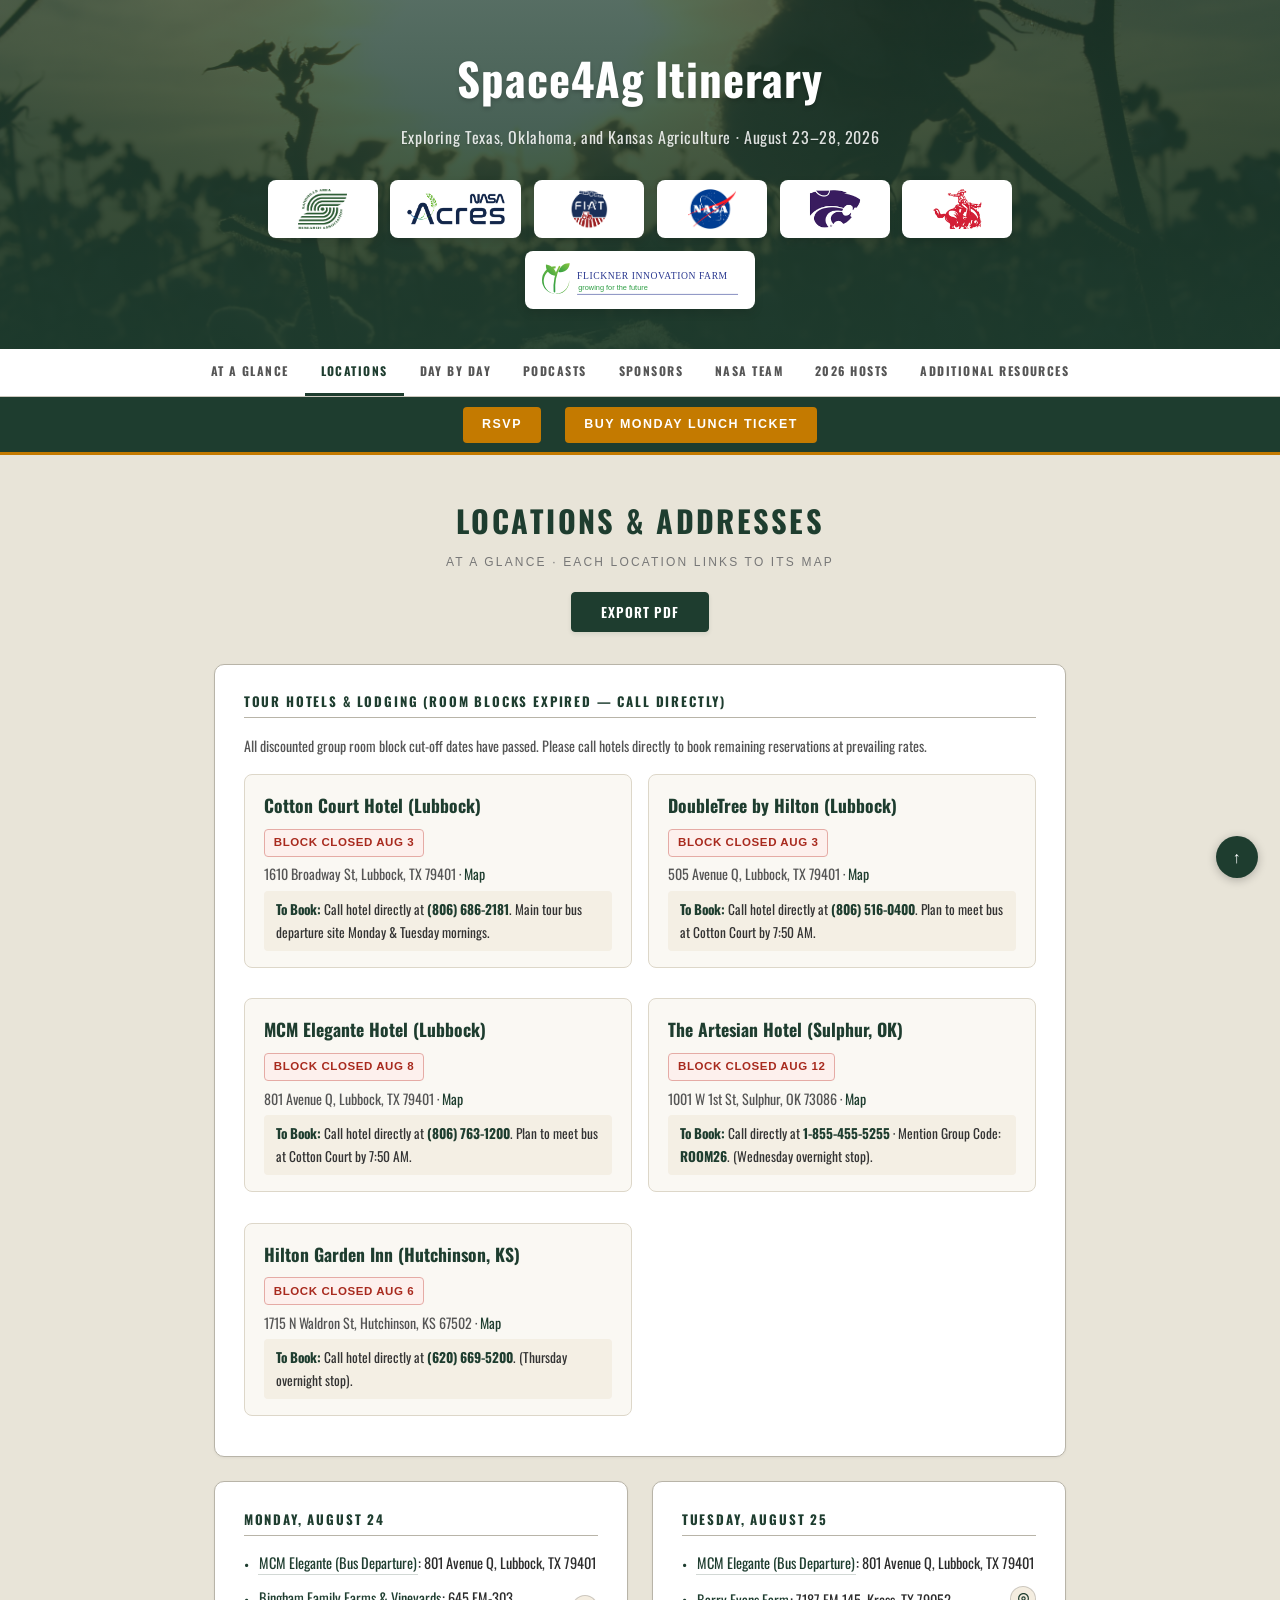
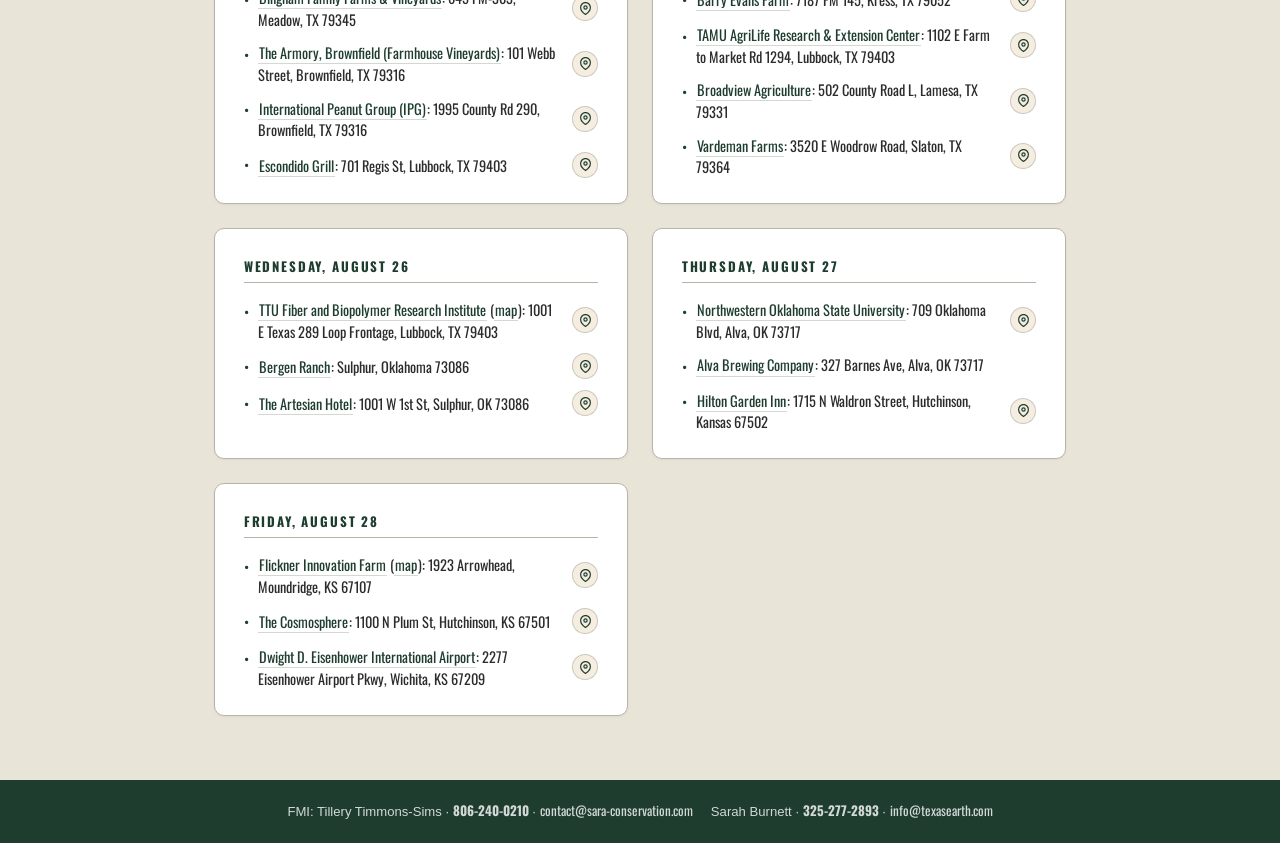
<file: locations.html>
<!DOCTYPE html>
<html lang="en">

<head>
  <meta charset="UTF-8" />
  <meta name="viewport" content="width=device-width, initial-scale=1.0" />
  <title>Locations &amp; Addresses — Space4Ag Tour</title>
  <meta name="description"
    content="All locations and addresses for the Space4Ag Tour, August 23–28, 2026, with links to Google Maps." />
  <link rel="stylesheet" href="styles.css" />
  <link rel="icon" type="image/png" href="images/sara_logo2.png" />
</head>

<body>

  <!-- ── Hero ── -->
  <header class="hero">
    <div class="hero-bg" style="background-image: url('images/cotton.jpg');"></div>
    <div class="hero-overlay"></div>
    <div class="hero-content">
      <h1>Space4Ag Itinerary</h1>
      <p class="subtitle">Exploring Texas, Oklahoma, and Kansas Agriculture &middot; August 23–28, 2026</p>


      <div class="hero-logos">
        <a href="https://www.sara-conservation.com/" target="_blank" rel="noopener" class="logo-box">
          <img src="images/image (1).jpeg" alt="SARA logo" />
        </a>
        <a href="https://nasaacres.org/" target="_blank" rel="noopener" class="logo-box">
          <img src="images/image.png" alt="NASA Acres logo" />
        </a>
        <a href="https://www.nasaacres.org/fiat" target="_blank" rel="noopener" class="logo-box">
          <img src="images/image (1).png" alt="FIAT logo" />
        </a>
        <a href="https://www.nasa.gov/" target="_blank" rel="noopener" class="logo-box">
          <img src="images/image.jpeg" alt="NASA logo" />
        </a>
        <a href="https://www.k-state.edu/" target="_blank" rel="noopener" class="logo-box">
          <img src="images/image (3).png" alt="Kansas State Wildcats logo" />
        </a>
        <a href="https://okstate.edu/" target="_blank" rel="noopener" class="logo-box">
          <img src="images/image (2).png" alt="Oklahoma State University logo" />
        </a>
        <a href="https://flicknerinnovationfarm.com/" target="_blank" rel="noopener" class="logo-box"
          style="max-width:230px;">
          <img src="images/image.svg" alt="Flickner Innovation Farm — growing for the future" />
        </a>
      </div>
    </div>
  </header>

  <!-- ── Nav ── -->
  <nav class="site-nav" id="top">
    <ul>
      <li><a href="index.html">At a Glance</a></li>
      <li><a href="locations.html" class="active">Locations</a></li>
      <li><a href="days.html">Day by Day</a></li>
      <li><a href="podcasts.html">Podcasts</a></li>
      <li><a href="sponsors.html">Sponsors</a></li>
      <li><a href="nasa-team.html">NASA Team</a></li>
      <li><a href="hosts.html">2026 Hosts</a></li>
      <li><a href="resources.html">Additional Resources</a></li>
    </ul>
  </nav>

  <!-- ── Action Bar ── -->
  <div class="action-bar">
    <a href="https://docs.google.com/forms/d/e/1FAIpQLSe5itWmT0LQndg-N52-pvVv6DXgyEpdDwo-rx11z_T50AZPBA/viewform" target="_blank" rel="noopener">RSVP</a>
    <a href="https://www.eventbrite.com/e/nasa-space4ag-ticket-for-lunch-tickets-1996177941960?aff=oddtdtcreator" target="_blank" rel="noopener">Buy Monday Lunch Ticket</a>
  </div>

  <!-- ── Main ── -->
  <main class="page-content">
    <div class="section-header">
      <h2>Locations &amp; Addresses</h2>
      <p class="sub">At a Glance &middot; Each Location Links to Its Map</p>
      <button class="pdf-btn">Export PDF</button>
    </div>
    <div id="print-view" aria-hidden="true"></div>
    <div class="locations-grid">

      <!-- Lodging / Hotels -->
      <div class="locations-group" style="grid-column: 1 / -1;">
        <h3>Tour Hotels &amp; Lodging (Room Blocks Expired — Call Directly)</h3>
        <p style="font-size:0.88rem;color:#555;margin-bottom:1rem;">All discounted group room block cut-off dates have passed. Please call hotels directly to book remaining reservations at prevailing rates.</p>
        
        <div style="display:grid;grid-template-columns:repeat(auto-fit, minmax(280px, 1fr));gap:1rem;">
          
          <div class="hotel-item">
            <div class="hotel-header">
              <span class="hotel-name">Cotton Court Hotel (Lubbock)</span>
              <span class="hotel-status-tag">Block Closed Aug 3</span>
            </div>
            <div class="hotel-meta">
              1610 Broadway St, Lubbock, TX 79401 &middot; 
              <a href="https://maps.google.com/?q=1610+Broadway+St+Lubbock+TX+79401" target="_blank" rel="noopener">Map</a>
            </div>
            <div class="hotel-booking-note">
              <strong>To Book:</strong> Call hotel directly at <a href="tel:806-686-2181" class="phone-link">(806) 686-2181</a>. Main tour bus departure site Monday &amp; Tuesday mornings.
            </div>
          </div>

          <div class="hotel-item">
            <div class="hotel-header">
              <span class="hotel-name">DoubleTree by Hilton (Lubbock)</span>
              <span class="hotel-status-tag">Block Closed Aug 3</span>
            </div>
            <div class="hotel-meta">
              505 Avenue Q, Lubbock, TX 79401 &middot; 
              <a href="https://maps.google.com/?q=505+Avenue+Q+Lubbock+TX+79401" target="_blank" rel="noopener">Map</a>
            </div>
            <div class="hotel-booking-note">
              <strong>To Book:</strong> Call hotel directly at <a href="tel:806-516-0400" class="phone-link">(806) 516-0400</a>. Plan to meet bus at Cotton Court by 7:50 AM.
            </div>
          </div>

          <div class="hotel-item">
            <div class="hotel-header">
              <span class="hotel-name">MCM Elegante Hotel (Lubbock)</span>
              <span class="hotel-status-tag">Block Closed Aug 8</span>
            </div>
            <div class="hotel-meta">
              801 Avenue Q, Lubbock, TX 79401 &middot; 
              <a href="https://maps.google.com/?q=801+Avenue+Q+Lubbock+TX+79401" target="_blank" rel="noopener">Map</a>
            </div>
            <div class="hotel-booking-note">
              <strong>To Book:</strong> Call hotel directly at <a href="tel:806-763-1200" class="phone-link">(806) 763-1200</a>. Plan to meet bus at Cotton Court by 7:50 AM.
            </div>
          </div>

          <div class="hotel-item">
            <div class="hotel-header">
              <span class="hotel-name">The Artesian Hotel (Sulphur, OK)</span>
              <span class="hotel-status-tag">Block Closed Aug 12</span>
            </div>
            <div class="hotel-meta">
              1001 W 1st St, Sulphur, OK 73086 &middot; 
              <a href="https://maps.google.com/?q=1001+W+1st+St+Sulphur+OK+73086" target="_blank" rel="noopener">Map</a>
            </div>
            <div class="hotel-booking-note">
              <strong>To Book:</strong> Call directly at <a href="tel:1-855-455-5255" class="phone-link">1-855-455-5255</a> &middot; Mention Group Code: <strong>ROOM26</strong>. (Wednesday overnight stop).
            </div>
          </div>

          <div class="hotel-item">
            <div class="hotel-header">
              <span class="hotel-name">Hilton Garden Inn (Hutchinson, KS)</span>
              <span class="hotel-status-tag">Block Closed Aug 6</span>
            </div>
            <div class="hotel-meta">
              1715 N Waldron St, Hutchinson, KS 67502 &middot; 
              <a href="https://maps.google.com/?q=1715+N+Waldron+Street+Hutchinson+Kansas+67502" target="_blank" rel="noopener">Map</a>
            </div>
            <div class="hotel-booking-note">
              <strong>To Book:</strong> Call hotel directly at <a href="tel:620-669-5200" class="phone-link">(620) 669-5200</a>. (Thursday overnight stop).
            </div>
          </div>

        </div>
      </div>

      <!-- Monday -->
      <div class="locations-group">
        <h3>Monday, August 24</h3>
        <ul>
          <li><a href="https://www.mcmelegantelubbock.com/" target="_blank"
              rel="noopener">MCM Elegante (Bus Departure)</a>: 801 Avenue Q, Lubbock, TX 79401</li>
          <li><a href="https://maps.google.com/?q=645+FM-303+Meadow+TX+79345" target="_blank" rel="noopener">Bingham
              Family Farms &amp; Vineyards</a>: 645 FM-303, Meadow, TX 79345</li>
          <li><a href="https://maps.google.com/?q=101+Webb+Street+Brownfield+TX+79316" target="_blank"
              rel="noopener">The Armory, Brownfield (Farmhouse Vineyards)</a>: 101 Webb Street, Brownfield, TX 79316</li>
          <li><a href="https://maps.google.com/?q=1995+County+Rd+290+Brownfield+TX+79316" target="_blank"
              rel="noopener">International Peanut Group (IPG)</a>: 1995 County Rd 290, Brownfield, TX 79316</li>
          <li><a href="https://maps.google.com/?q=Escondido+Grill+701+Regis+St+Lubbock+TX+79403" target="_blank"
              rel="noopener">Escondido Grill</a>: 701 Regis St, Lubbock, TX 79403</li>
        </ul>
      </div>

      <!-- Tuesday -->
      <div class="locations-group">
        <h3>Tuesday, August 25</h3>
        <ul>
          <li><a href="https://www.mcmelegantelubbock.com/" target="_blank"
              rel="noopener">MCM Elegante (Bus Departure)</a>: 801 Avenue Q, Lubbock, TX 79401</li>
          <li><a href="https://maps.google.com/?q=34.370056,-101.801583" target="_blank" rel="noopener">Barry
              Evans Farm</a>: 7187 FM 145, Kress, TX 79052</li>
          <li><a href="https://maps.google.com/?q=1102+E+Farm+to+Market+Rd+1294+Lubbock+TX+79403" target="_blank" rel="noopener">TAMU
              AgriLife Research &amp; Extension Center</a>: 1102 E Farm to Market Rd 1294, Lubbock, TX 79403</li>
          <li><a href="https://maps.google.com/?q=502+County+Road+L+Lamesa+TX+79331" target="_blank"
              rel="noopener">Broadview Agriculture</a>: 502 County Road L, Lamesa, TX 79331</li>
          <li><a href="https://maps.google.com/?q=3520+E+Woodrow+Road+Slaton+TX+79364" target="_blank"
              rel="noopener">Vardeman Farms</a>: 3520 E Woodrow Road, Slaton, TX 79364</li>
        </ul>
      </div>

      <!-- Wednesday -->
      <div class="locations-group">
        <h3>Wednesday, August 26</h3>
        <ul>
          <li><a href="https://maps.google.com/?q=1001+E+Texas+289+Loop+Frontage+Lubbock+TX+79403" target="_blank"
              rel="noopener">TTU Fiber and Biopolymer Research Institute</a> (<a
              href="https://maps.google.com/?q=1001+E+Texas+289+Loop+Frontage+Lubbock+TX+79403" target="_blank"
              rel="noopener">map</a>): 1001 E Texas 289 Loop Frontage, Lubbock, TX 79403</li>
          <li><a href="https://maps.google.com/?q=Bergen+Ranch+Sulphur+Oklahoma" target="_blank" rel="noopener">Bergen
              Ranch</a>: Sulphur, Oklahoma 73086</li>
          <li><a href="https://maps.google.com/?q=1001+W+1st+St+Sulphur+OK+73086" target="_blank" rel="noopener">The
              Artesian Hotel</a>: 1001 W 1st St, Sulphur, OK 73086</li>
        </ul>
      </div>

      <!-- Thursday -->
      <div class="locations-group">
        <h3>Thursday, August 27</h3>
        <ul>
          <li><a href="https://maps.google.com/?q=709+Oklahoma+Blvd+Alva+OK+73717" target="_blank"
              rel="noopener">Northwestern Oklahoma State University</a>: 709 Oklahoma Blvd, Alva, OK 73717</li>
          <li><a href="https://alvabeerco.com/food/" target="_blank" rel="noopener">Alva Brewing Company</a>: 327
            Barnes Ave, Alva, OK 73717</li>
          <li><a href="https://maps.google.com/?q=1715+N+Waldron+Street+Hutchinson+Kansas+67502" target="_blank"
              rel="noopener">Hilton Garden Inn</a>: 1715 N Waldron Street, Hutchinson, Kansas 67502</li>
        </ul>
      </div>

      <!-- Friday -->
      <div class="locations-group">
        <h3>Friday, August 28</h3>
        <ul>
          <li><a href="https://www.kcare.k-state.edu/water/flickner/" target="_blank"
              rel="noopener">Flickner Innovation Farm</a> (<a
              href="https://maps.google.com/?q=1923+Arrowhead+Moundridge+KS+67107" target="_blank"
              rel="noopener">map</a>): 1923 Arrowhead, Moundridge, KS 67107</li>
          <li><a href="https://maps.google.com/?q=1100+N+Plum+St+Hutchinson+KS+67501" target="_blank" rel="noopener">The
              Cosmosphere</a>: 1100 N Plum St, Hutchinson, KS 67501</li>
          <li><a href="https://maps.google.com/?q=2277+Eisenhower+Airport+Pkwy+Wichita+KS+67209" target="_blank"
              rel="noopener">Dwight D. Eisenhower International Airport</a>: 2277 Eisenhower Airport Pkwy, Wichita, KS
            67209</li>
        </ul>
      </div>

    </div><!-- /locations-grid -->
  </main>

  <!-- ── Footer ── -->
  <footer class="site-footer">
    FMI: Tillery Timmons-Sims &middot; <a href="tel:806-240-0210" style="color:inherit;font-weight:bold;">806-240-0210</a> &middot;
    <a href="mailto:contact@sara-conservation.com">contact@sara-conservation.com</a>
    &nbsp;&nbsp;&nbsp;
    Sarah Burnett &middot; <a href="tel:325-277-2893" style="color:inherit;font-weight:bold;">325-277-2893</a> &middot;
    <a href="mailto:info@texasearth.com">info@texasearth.com</a>
  </footer>

  <a href="#" class="back-to-top" title="Back to top">&#8593;</a>

  <script src="calendar-pdf.js"></script>
</body>

</html>
</file>
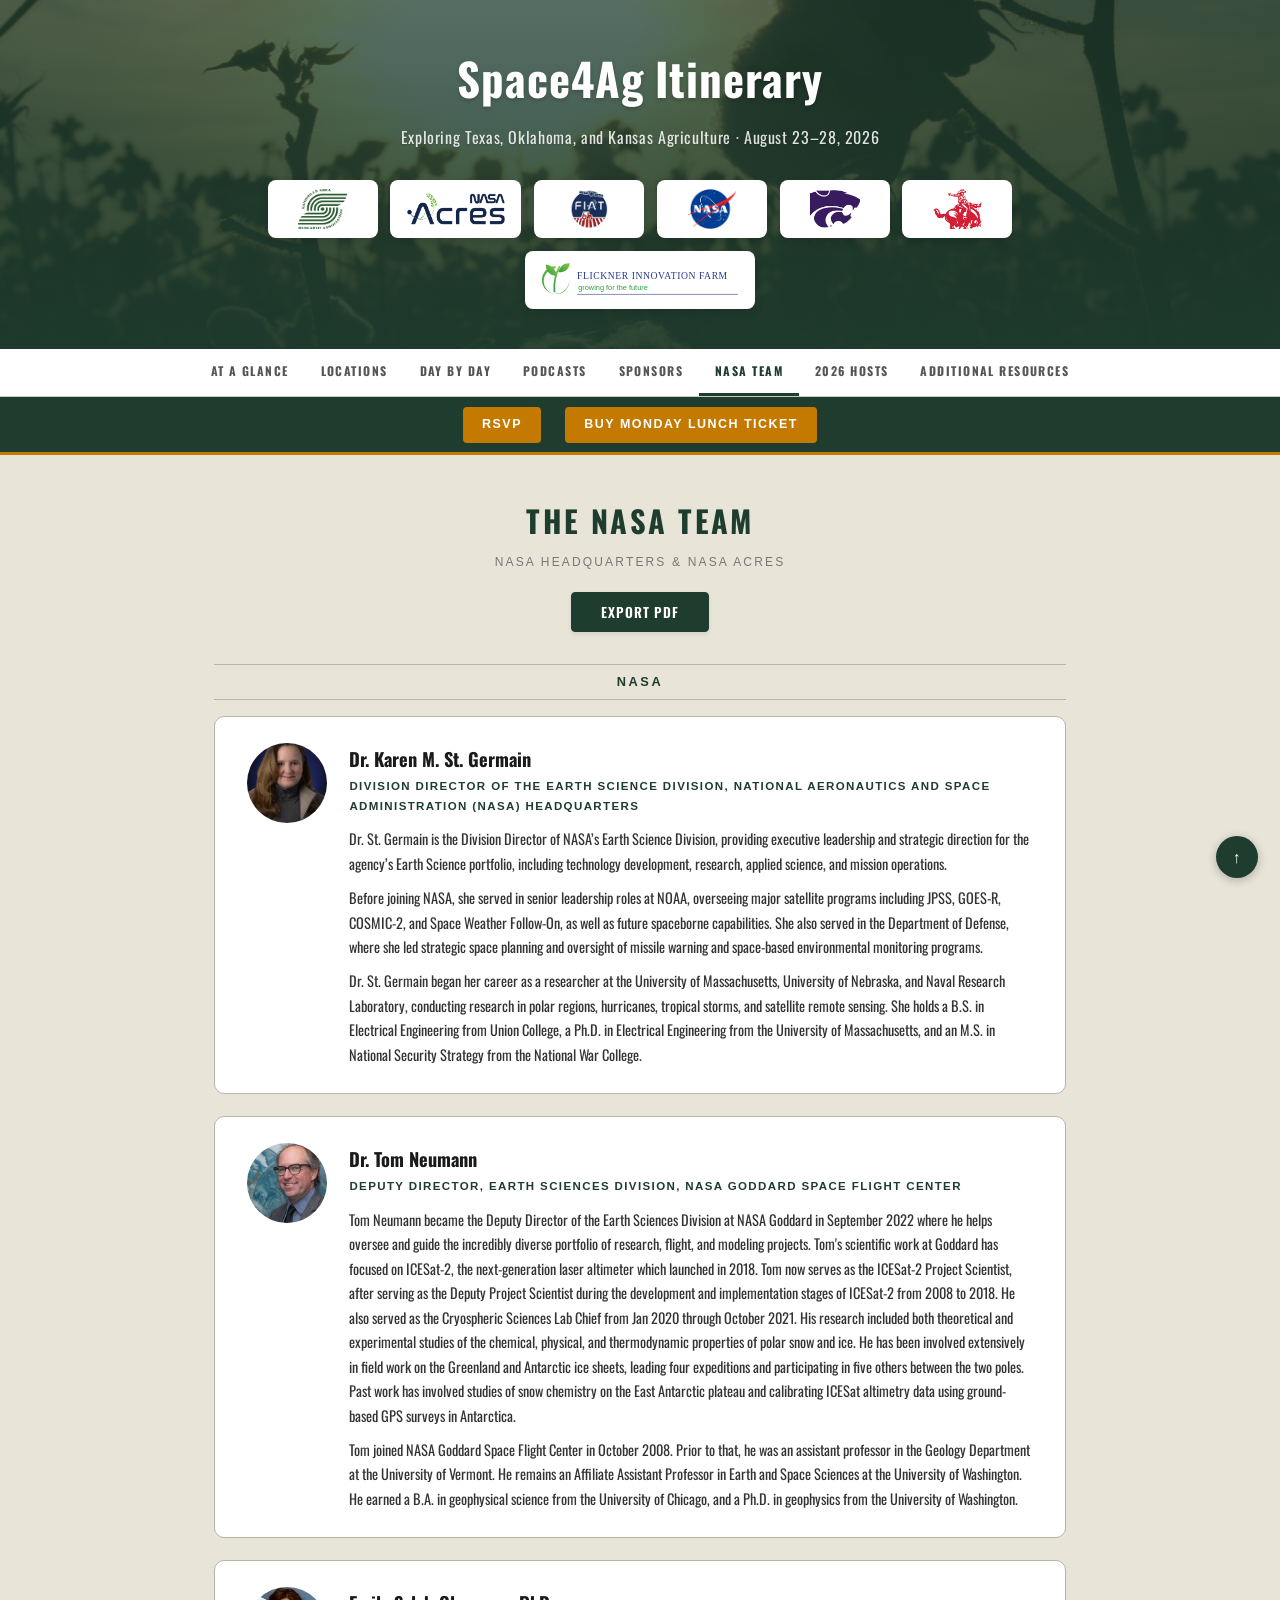
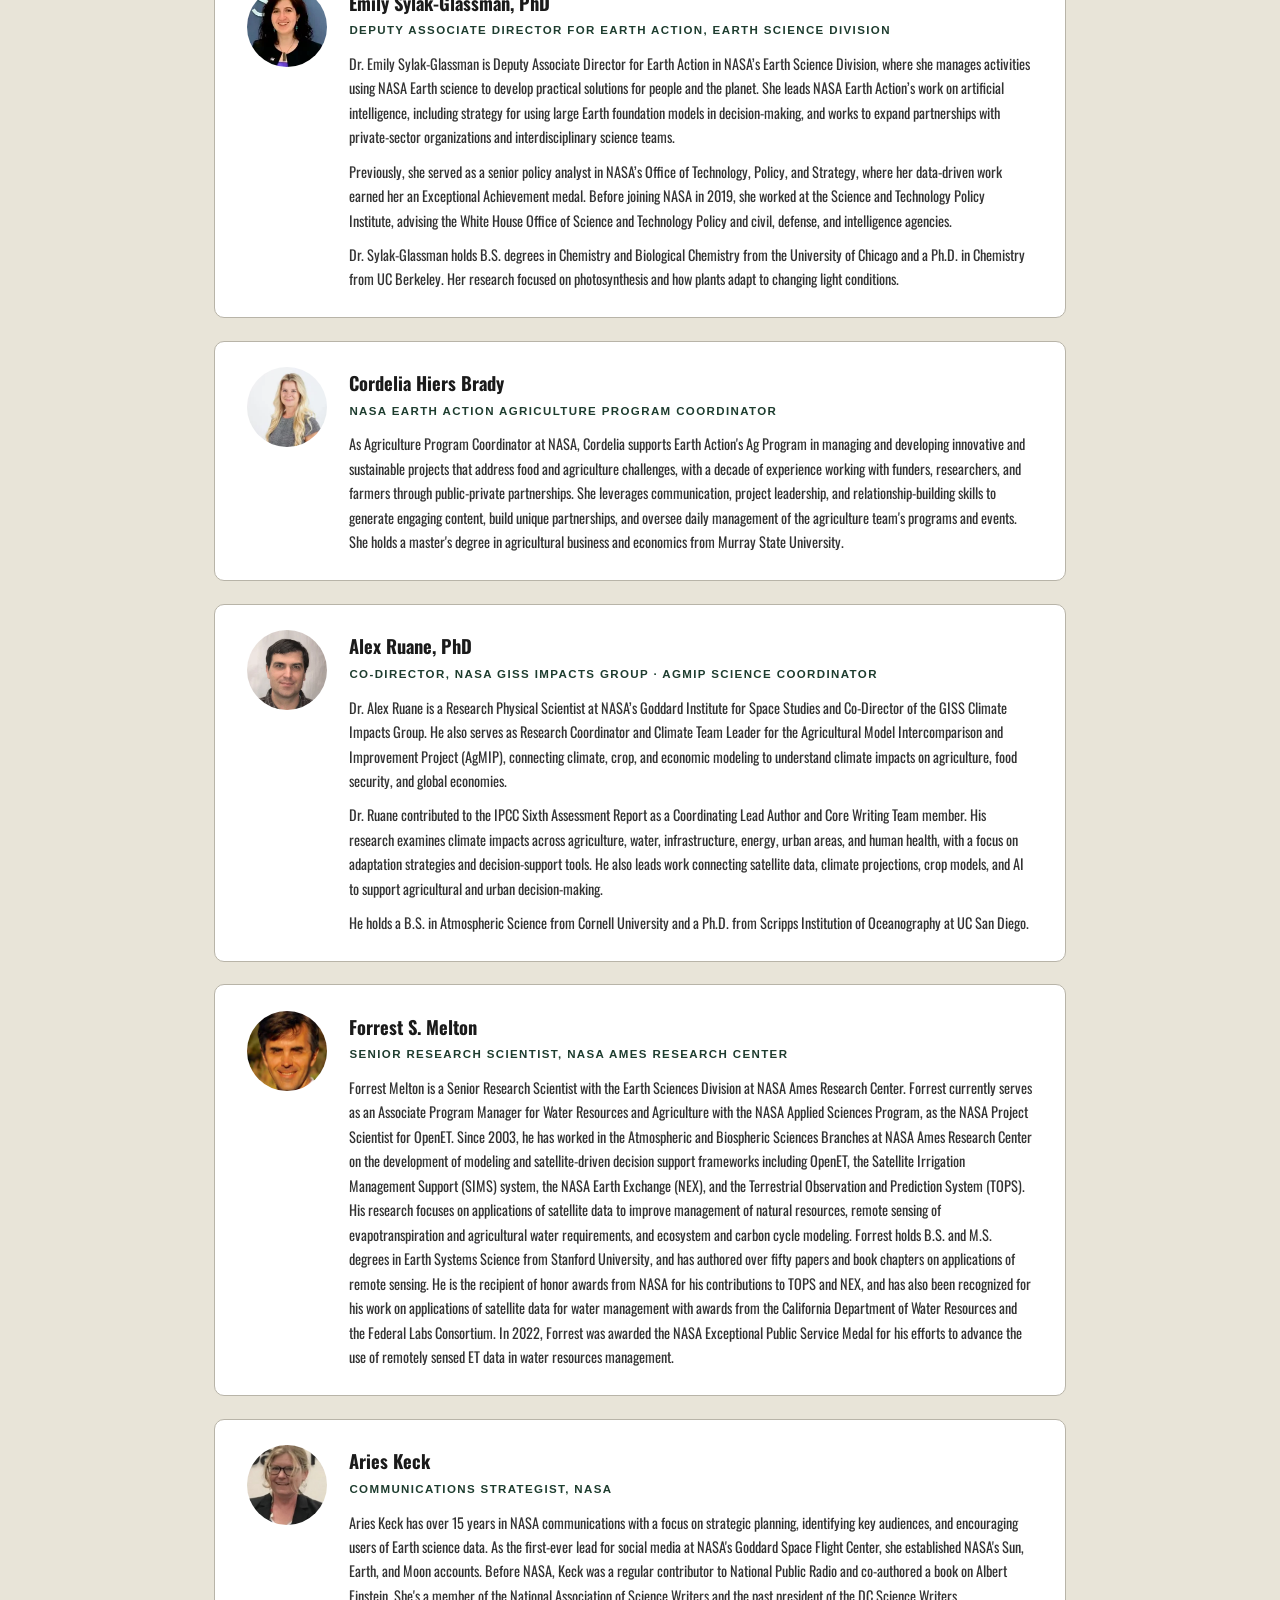
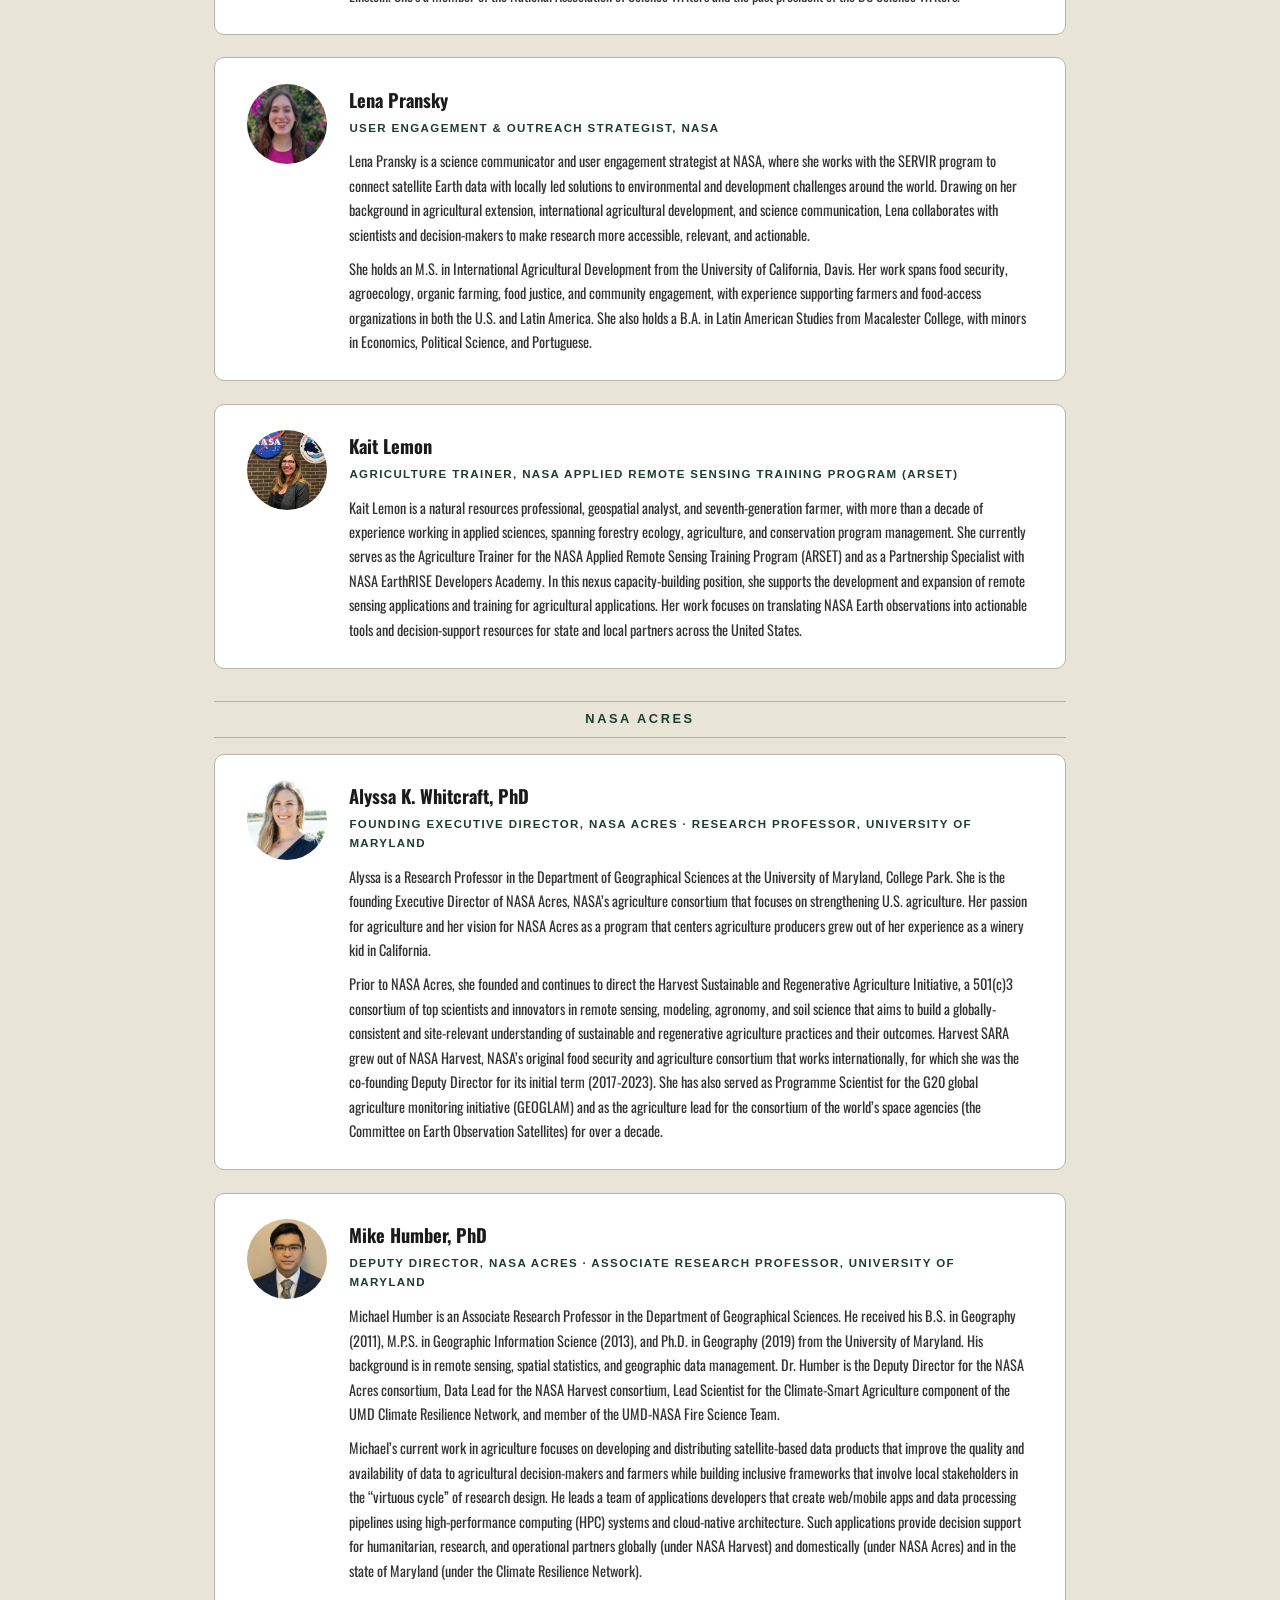
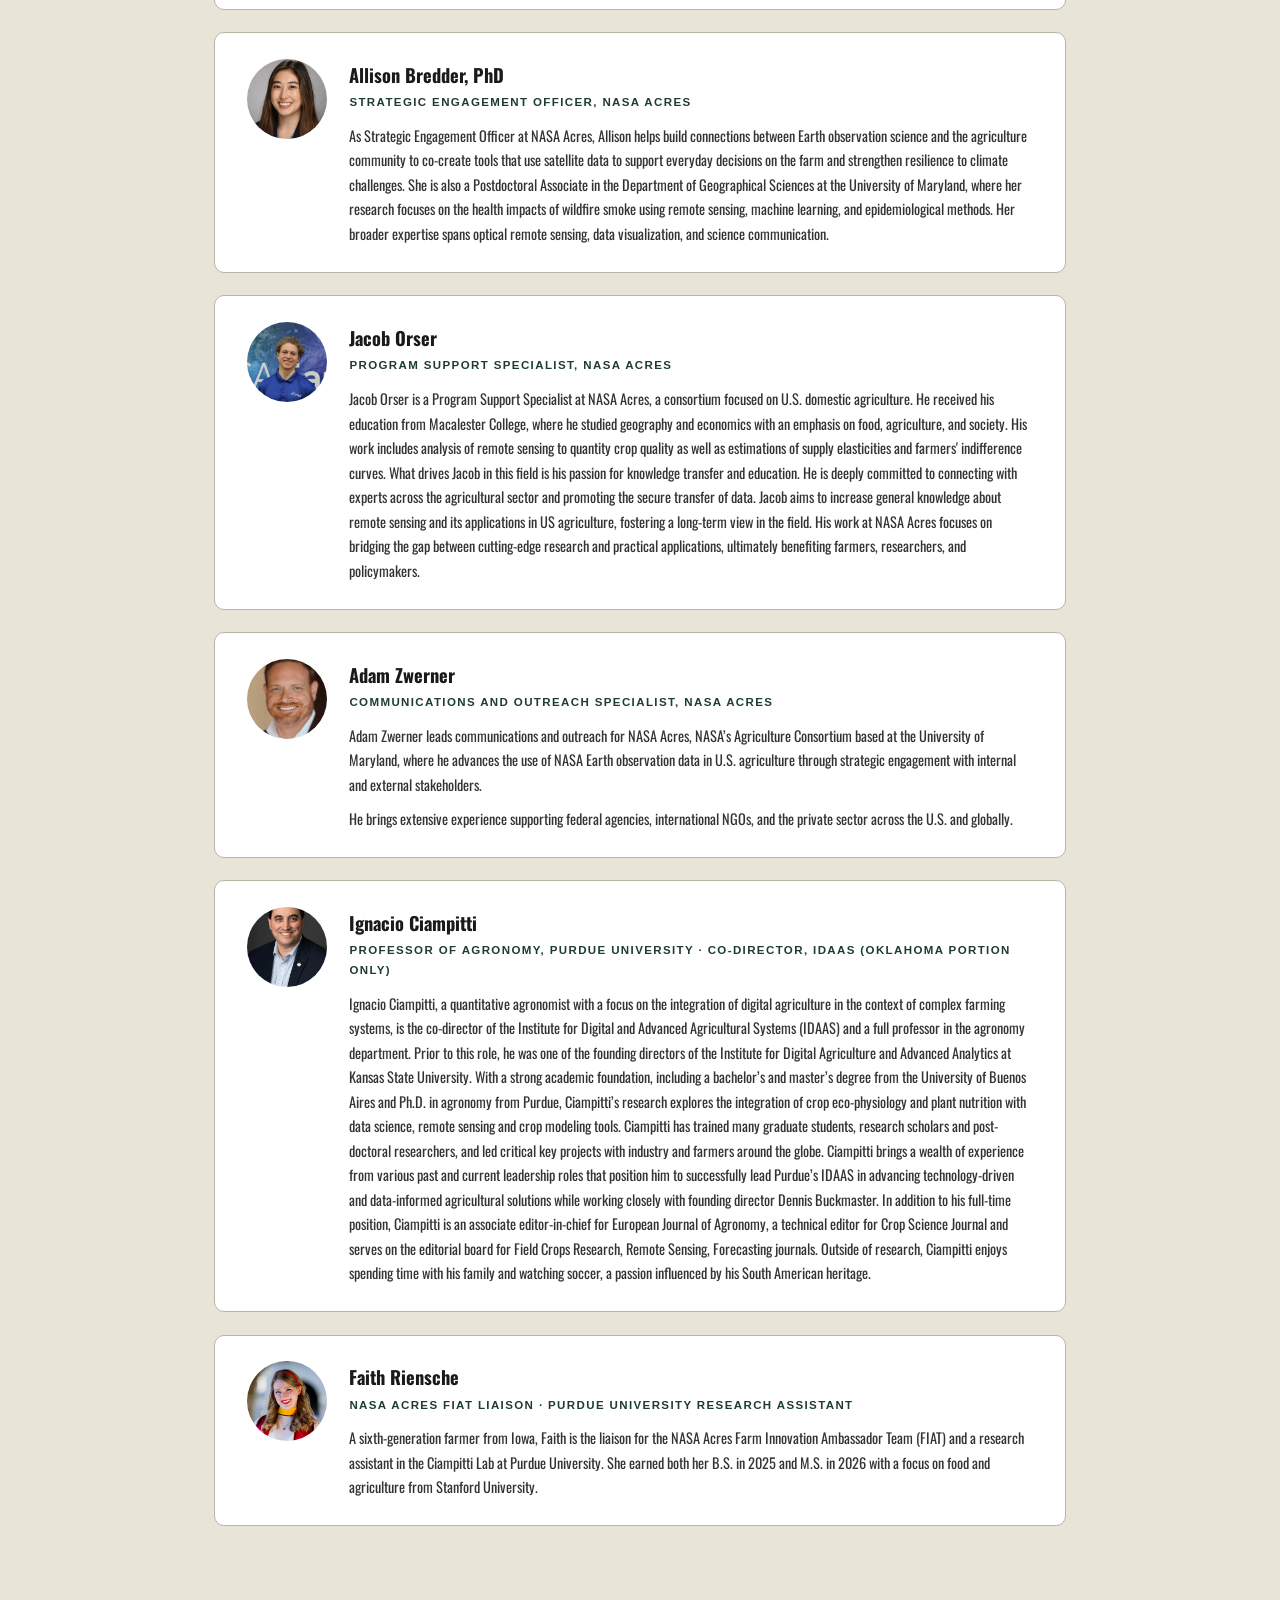
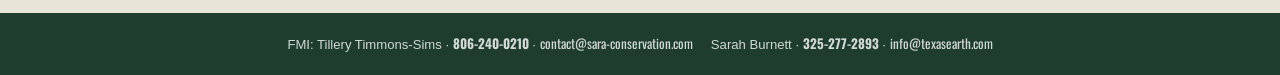
<file: nasa-team.html>
<!DOCTYPE html>
<html lang="en">

<head>
  <meta charset="UTF-8" />
  <meta name="viewport" content="width=device-width, initial-scale=1.0" />
  <title>NASA Team — Space4Ag Tour</title>
  <meta name="description"
    content="Meet the NASA team joining the Space4Ag Tour 2026, including leadership and researchers from NASA Headquarters and NASA Acres." />
  <link rel="stylesheet" href="styles.css" />
  <link rel="icon" type="image/png" href="images/sara_logo2.png" />
</head>

<body>

  <!-- ── Hero ── -->
  <header class="hero">
    <div class="hero-bg" style="background-image: url('images/cotton.jpg');"></div>
    <div class="hero-overlay"></div>
    <div class="hero-content">
      <h1>Space4Ag Itinerary</h1>
      <p class="subtitle">Exploring Texas, Oklahoma, and Kansas Agriculture &middot; August 23–28, 2026</p>

      <div class="hero-logos">
        <a href="https://www.sara-conservation.com/" target="_blank" rel="noopener" class="logo-box">
          <img src="images/image (1).jpeg" alt="SARA logo" />
        </a>
        <a href="https://nasaacres.org/" target="_blank" rel="noopener" class="logo-box">
          <img src="images/image.png" alt="NASA Acres logo" />
        </a>
        <a href="https://www.nasaacres.org/fiat" target="_blank" rel="noopener" class="logo-box">
          <img src="images/image (1).png" alt="FIAT logo" />
        </a>
        <a href="https://www.nasa.gov/" target="_blank" rel="noopener" class="logo-box">
          <img src="images/image.jpeg" alt="NASA logo" />
        </a>
        <a href="https://www.k-state.edu/" target="_blank" rel="noopener" class="logo-box">
          <img src="images/image (3).png" alt="Kansas State Wildcats logo" />
        </a>
        <a href="https://okstate.edu/" target="_blank" rel="noopener" class="logo-box">
          <img src="images/image (2).png" alt="Oklahoma State University logo" />
        </a>
        <a href="https://flicknerinnovationfarm.com/" target="_blank" rel="noopener" class="logo-box"
          style="max-width:230px;">
          <img src="images/image.svg" alt="Flickner Innovation Farm — growing for the future" />
        </a>
      </div>
    </div>
  </header>

  <!-- ── Nav ── -->
  <nav class="site-nav" id="top">
    <ul>
      <li><a href="index.html">At a Glance</a></li>
      <li><a href="locations.html">Locations</a></li>
      <li><a href="days.html">Day by Day</a></li>
      <li><a href="podcasts.html">Podcasts</a></li>
      <li><a href="sponsors.html">Sponsors</a></li>
      <li><a href="nasa-team.html" class="active">NASA Team</a></li>
      <li><a href="hosts.html">2026 Hosts</a></li>
      <li><a href="resources.html">Additional Resources</a></li>
    </ul>
  </nav>

  <!-- ── Action Bar ── -->
  <div class="action-bar">
    <a href="https://docs.google.com/forms/d/e/1FAIpQLSe5itWmT0LQndg-N52-pvVv6DXgyEpdDwo-rx11z_T50AZPBA/viewform" target="_blank" rel="noopener">RSVP</a>
    <a href="https://www.eventbrite.com/e/nasa-space4ag-ticket-for-lunch-tickets-1996177941960?aff=oddtdtcreator" target="_blank" rel="noopener">Buy Monday Lunch Ticket</a>
  </div>

  <!-- ── Main ── -->
  <main class="page-content">
    <div class="section-header">
      <h2>The NASA Team</h2>
      <p class="sub">NASA Headquarters &amp; NASA Acres</p>
      <button class="pdf-btn">Export PDF</button>
    </div>
    <div id="print-view" aria-hidden="true"></div>

    <!-- ══ NASA ══ -->
    <div class="region-label">NASA</div>

    <!-- Dr. Karen St. Germain -->
    <div class="bio-card">
      <div class="bio-avatar">
        <img src="images/karenGermain.webp" alt="Dr. Karen M. St. Germain" />
      </div>
      <div class="bio-text">
        <h3>Dr. Karen M. St. Germain</h3>
        <p class="bio-role">Division Director of the Earth Science Division, National Aeronautics and Space Administration (NASA) Headquarters</p>
        <p>Dr. St. Germain is the Division Director of NASA’s Earth Science Division, providing executive leadership and strategic direction for the agency’s Earth Science portfolio, including technology development, research, applied science, and mission operations.</p>
        <p>Before joining NASA, she served in senior leadership roles at NOAA, overseeing major satellite programs including JPSS, GOES-R, COSMIC-2, and Space Weather Follow-On, as well as future spaceborne capabilities. She also served in the Department of Defense, where she led strategic space planning and oversight of missile warning and space-based environmental monitoring programs.</p>
        <p>Dr. St. Germain began her career as a researcher at the University of Massachusetts, University of Nebraska, and Naval Research Laboratory, conducting research in polar regions, hurricanes, tropical storms, and satellite remote sensing. She holds a B.S. in Electrical Engineering from Union College, a Ph.D. in Electrical Engineering from the University of Massachusetts, and an M.S. in National Security Strategy from the National War College.</p>
      </div>
    </div>

    <!-- Dr. Tom Neumann -->
    <div class="bio-card">
      <div class="bio-avatar">
        <img src="images/TomNeumann.png" alt="Dr. Tom Neumann" />
      </div>
      <div class="bio-text">
        <h3>Dr. Tom Neumann</h3>
        <p class="bio-role">Deputy Director, Earth Sciences Division, NASA Goddard Space Flight Center</p>
        <p>Tom Neumann became the Deputy Director of the Earth Sciences Division at NASA Goddard in September 2022 where he helps oversee and guide the incredibly diverse portfolio of research, flight, and modeling projects. Tom's scientific work at Goddard has focused on ICESat-2, the next-generation laser altimeter which launched in 2018. Tom now serves as the ICESat-2 Project Scientist, after serving as the Deputy Project Scientist during the development and implementation stages of ICESat-2 from 2008 to 2018. He also served as the Cryospheric Sciences Lab Chief from Jan 2020 through October 2021. His research included both theoretical and experimental studies of the chemical, physical, and thermodynamic properties of polar snow and ice. He has been involved extensively in field work on the Greenland and Antarctic ice sheets, leading four expeditions and participating in five others between the two poles. Past work has involved studies of snow chemistry on the East Antarctic plateau and calibrating ICESat altimetry data using ground-based GPS surveys in Antarctica.</p>
        <p>Tom joined NASA Goddard Space Flight Center in October 2008. Prior to that, he was an assistant professor in the Geology Department at the University of Vermont. He remains an Affiliate Assistant Professor in Earth and Space Sciences at the University of Washington. He earned a B.A. in geophysical science from the University of Chicago, and a Ph.D. in geophysics from the University of Washington.</p>
      </div>
    </div>

    <!-- Emily Sylak-Glassman -->
    <div class="bio-card">
      <div class="bio-avatar">
        <img src="images/EmilySylak.webp" alt="Emily Sylak-Glassman, PhD" />
      </div>
      <div class="bio-text">
        <h3>Emily Sylak-Glassman, PhD</h3>
        <p class="bio-role">Deputy Associate Director for Earth Action, Earth Science Division</p>
        <p>Dr. Emily Sylak-Glassman is Deputy Associate Director for Earth Action in NASA’s Earth Science Division, where she manages activities using NASA Earth science to develop practical solutions for people and the planet. She leads NASA Earth Action’s work on artificial intelligence, including strategy for using large Earth foundation models in decision-making, and works to expand partnerships with private-sector organizations and interdisciplinary science teams.</p>
        <p>Previously, she served as a senior policy analyst in NASA’s Office of Technology, Policy, and Strategy, where her data-driven work earned her an Exceptional Achievement medal. Before joining NASA in 2019, she worked at the Science and Technology Policy Institute, advising the White House Office of Science and Technology Policy and civil, defense, and intelligence agencies.</p>
        <p>Dr. Sylak-Glassman holds B.S. degrees in Chemistry and Biological Chemistry from the University of Chicago and a Ph.D. in Chemistry from UC Berkeley. Her research focused on photosynthesis and how plants adapt to changing light conditions.</p>
      </div>
    </div>

    <!-- Cordelia Hiers Brady -->
    <div class="bio-card">
      <div class="bio-avatar">
        <img src="images/CordeliaKiersBrady.webp" alt="Cordelia Hiers Brady" />
      </div>
      <div class="bio-text">
        <h3>Cordelia Hiers Brady</h3>
        <p class="bio-role">NASA Earth Action Agriculture Program Coordinator</p>
        <p>As Agriculture Program Coordinator at NASA, Cordelia supports Earth Action's Ag Program in managing and developing innovative and sustainable projects that address food and agriculture challenges, with a decade of experience working with funders, researchers, and farmers through public-private partnerships. She leverages communication, project leadership, and relationship-building skills to generate engaging content, build unique partnerships, and oversee daily management of the agriculture team's programs and events. She holds a master's degree in agricultural business and economics from Murray State University.</p>
      </div>
    </div>

    <!-- Alex Ruane -->
    <div class="bio-card">
      <div class="bio-avatar">
        <img src="images/AlexRuane.webp" alt="Alex Ruane, PhD" />
      </div>
      <div class="bio-text">
        <h3>Alex Ruane, PhD</h3>
        <p class="bio-role">Co-Director, NASA GISS Impacts Group &middot; AgMIP Science Coordinator</p>
        <p>Dr. Alex Ruane is a Research Physical Scientist at NASA’s Goddard Institute for Space Studies and Co-Director of the GISS Climate Impacts Group. He also serves as Research Coordinator and Climate Team Leader for the Agricultural Model Intercomparison and Improvement Project (AgMIP), connecting climate, crop, and economic modeling to understand climate impacts on agriculture, food security, and global economies.</p>
        <p>Dr. Ruane contributed to the IPCC Sixth Assessment Report as a Coordinating Lead Author and Core Writing Team member. His research examines climate impacts across agriculture, water, infrastructure, energy, urban areas, and human health, with a focus on adaptation strategies and decision-support tools. He also leads work connecting satellite data, climate projections, crop models, and AI to support agricultural and urban decision-making.</p>
        <p>He holds a B.S. in Atmospheric Science from Cornell University and a Ph.D. from Scripps Institution of Oceanography at UC San Diego.</p>
      </div>
    </div>

    <!-- Forrest S. Melton -->
    <div class="bio-card">
      <div class="bio-avatar">
        <img src="images/ForrestMelton.webp" alt="Forrest S. Melton" />
      </div>
      <div class="bio-text">
        <h3>Forrest S. Melton</h3>
        <p class="bio-role">Senior Research Scientist, NASA Ames Research Center</p>
        <p>Forrest Melton is a Senior Research Scientist with the Earth Sciences Division at NASA Ames Research Center. Forrest currently serves as an Associate Program Manager for Water Resources and Agriculture with the NASA Applied Sciences Program, as the NASA Project Scientist for OpenET. Since 2003, he has worked in the Atmospheric and Biospheric Sciences Branches at NASA Ames Research Center on the development of modeling and satellite-driven decision support frameworks including OpenET, the Satellite Irrigation Management Support (SIMS) system, the NASA Earth Exchange (NEX), and the Terrestrial Observation and Prediction System (TOPS). His research focuses on applications of satellite data to improve management of natural resources, remote sensing of evapotranspiration and agricultural water requirements, and ecosystem and carbon cycle modeling. Forrest holds B.S. and M.S. degrees in Earth Systems Science from Stanford University, and has authored over fifty papers and book chapters on applications of remote sensing. He is the recipient of honor awards from NASA for his contributions to TOPS and NEX, and has also been recognized for his work on applications of satellite data for water management with awards from the California Department of Water Resources and the Federal Labs Consortium. In 2022, Forrest was awarded the NASA Exceptional Public Service Medal for his efforts to advance the use of remotely sensed ET data in water resources management.</p>
      </div>
    </div>

    <!-- Aries Keck -->
    <div class="bio-card">
      <div class="bio-avatar">
        <img src="images/ariesKeck.jpg" alt="Aries Keck" />
      </div>
      <div class="bio-text">
        <h3>Aries Keck</h3>
        <p class="bio-role">Communications Strategist, NASA</p>
        <p>Aries Keck has over 15 years in NASA communications with a focus on strategic planning, identifying key audiences, and encouraging users of Earth science data. As the first-ever lead for social media at NASA's Goddard Space Flight Center, she established NASA's Sun, Earth, and Moon accounts. Before NASA, Keck was a regular contributor to National Public Radio and co-authored a book on Albert Einstein. She's a member of the National Association of Science Writers and the past president of the DC Science Writers.</p>
      </div>
    </div>

    <!-- Lena Pransky -->
    <div class="bio-card">
      <div class="bio-avatar">
        <img src="images/lenaPransky.jpg" alt="Lena Pransky" />
      </div>
      <div class="bio-text">
        <h3>Lena Pransky</h3>
        <p class="bio-role">User Engagement &amp; Outreach Strategist, NASA</p>
        <p>Lena Pransky is a science communicator and user engagement strategist at NASA, where she works with the SERVIR program to connect satellite Earth data with locally led solutions to environmental and development challenges around the world. Drawing on her background in agricultural extension, international agricultural development, and science communication, Lena collaborates with scientists and decision-makers to make research more accessible, relevant, and actionable.</p>
        <p>She holds an M.S. in International Agricultural Development from the University of California, Davis. Her work spans food security, agroecology, organic farming, food justice, and community engagement, with experience supporting farmers and food-access organizations in both the U.S. and Latin America. She also holds a B.A. in Latin American Studies from Macalester College, with minors in Economics, Political Science, and Portuguese.</p>
      </div>
    </div>

    <!-- Kait Lemon -->
    <div class="bio-card">
      <div class="bio-avatar">
        <img src="images/KaitLemon.webp" alt="Kait Lemon" />
      </div>
      <div class="bio-text">
        <h3>Kait Lemon</h3>
        <p class="bio-role">Agriculture Trainer, NASA Applied Remote Sensing Training Program (ARSET)</p>
        <p>Kait Lemon is a natural resources professional, geospatial analyst, and seventh-generation farmer, with more than a decade of experience working in applied sciences, spanning forestry ecology, agriculture, and conservation program management. She currently serves as the Agriculture Trainer for the NASA Applied Remote Sensing Training Program (ARSET) and as a Partnership Specialist with NASA EarthRISE Developers Academy. In this nexus capacity-building position, she supports the development and expansion of remote sensing applications and training for agricultural applications. Her work focuses on translating NASA Earth observations into actionable tools and decision-support resources for state and local partners across the United States.</p>
      </div>
    </div>

    <!-- ══ NASA ACRES ══ -->
    <div class="region-label">NASA Acres</div>

    <!-- Alyssa Whitcraft -->
    <div class="bio-card">
      <div class="bio-avatar">
        <img src="images/Alyssawhitcraft.webp" alt="Alyssa K. Whitcraft, PhD" />
      </div>
      <div class="bio-text">
        <h3>Alyssa K. Whitcraft, PhD</h3>
        <p class="bio-role">Founding Executive Director, NASA Acres &middot; Research Professor, University of Maryland</p>
        <p>Alyssa is a Research Professor in the Department of Geographical Sciences at the University of Maryland, College Park. She is the founding Executive Director of NASA Acres, NASA’s agriculture consortium that focuses on strengthening U.S. agriculture. Her passion for agriculture and her vision for NASA Acres as a program that centers agriculture producers grew out of her experience as a winery kid in California.</p>
        <p>Prior to NASA Acres, she founded and continues to direct the Harvest Sustainable and Regenerative Agriculture Initiative, a 501(c)3 consortium of top scientists and innovators in remote sensing, modeling, agronomy, and soil science that aims to build a globally-consistent and site-relevant understanding of sustainable and regenerative agriculture practices and their outcomes. Harvest SARA grew out of NASA Harvest, NASA’s original food security and agriculture consortium that works internationally, for which she was the co-founding Deputy Director for its initial term (2017-2023). She has also served as Programme Scientist for the G20 global agriculture monitoring initiative (GEOGLAM) and as the agriculture lead for the consortium of the world’s space agencies (the Committee on Earth Observation Satellites) for over a decade.</p>
      </div>
    </div>

    <!-- Mike Humber -->
    <div class="bio-card">
      <div class="bio-avatar">
        <img src="images/MikeHumber.webp" alt="Mike Humber, PhD" />
      </div>
      <div class="bio-text">
        <h3>Mike Humber, PhD</h3>
        <p class="bio-role">Deputy Director, NASA Acres &middot; Associate Research Professor, University of Maryland</p>
        <p>Michael Humber is an Associate Research Professor in the Department of Geographical Sciences. He received his B.S. in Geography (2011), M.P.S. in Geographic Information Science (2013), and Ph.D. in Geography (2019) from the University of Maryland. His background is in remote sensing, spatial statistics, and geographic data management. Dr. Humber is the Deputy Director for the NASA Acres consortium, Data Lead for the NASA Harvest consortium, Lead Scientist for the Climate-Smart Agriculture component of the UMD Climate Resilience Network, and member of the UMD-NASA Fire Science Team.</p>
        <p>Michael’s current work in agriculture focuses on developing and distributing satellite-based data products that improve the quality and availability of data to agricultural decision-makers and farmers while building inclusive frameworks that involve local stakeholders in the “virtuous cycle” of research design. He leads a team of applications developers that create web/mobile apps and data processing pipelines using high-performance computing (HPC) systems and cloud-native architecture. Such applications provide decision support for humanitarian, research, and operational partners globally (under NASA Harvest) and domestically (under NASA Acres) and in the state of Maryland (under the Climate Resilience Network).</p>
      </div>
    </div>

    <!-- Allison Bredder -->
    <div class="bio-card">
      <div class="bio-avatar">
        <img src="images/AllisonBredder.webp" alt="Allison Bredder, PhD" />
      </div>
      <div class="bio-text">
        <h3>Allison Bredder, PhD</h3>
        <p class="bio-role">Strategic Engagement Officer, NASA Acres</p>
        <p>As Strategic Engagement Officer at NASA Acres, Allison helps build connections between Earth observation science and the agriculture community to co-create tools that use satellite data to support everyday decisions on the farm and strengthen resilience to climate challenges. She is also a Postdoctoral Associate in the Department of Geographical Sciences at the University of Maryland, where her research focuses on the health impacts of wildfire smoke using remote sensing, machine learning, and epidemiological methods. Her broader expertise spans optical remote sensing, data visualization, and science communication.</p>
      </div>
    </div>

    <!-- Jacob Orser -->
    <div class="bio-card">
      <div class="bio-avatar">
        <img src="images/JacobOrser.webp" alt="Jacob Orser" />
      </div>
      <div class="bio-text">
        <h3>Jacob Orser</h3>
        <p class="bio-role">Program Support Specialist, NASA Acres</p>
        <p>Jacob Orser is a Program Support Specialist at NASA Acres, a consortium focused on U.S. domestic agriculture. He received his education from Macalester College, where he studied geography and economics with an emphasis on food, agriculture, and society. His work includes analysis of remote sensing to quantity crop quality as well as estimations of supply elasticities and farmers' indifference curves. What drives Jacob in this field is his passion for knowledge transfer and education. He is deeply committed to connecting with experts across the agricultural sector and promoting the secure transfer of data. Jacob aims to increase general knowledge about remote sensing and its applications in US agriculture, fostering a long-term view in the field. His work at NASA Acres focuses on bridging the gap between cutting-edge research and practical applications, ultimately benefiting farmers, researchers, and policymakers.</p>
      </div>
    </div>

    <!-- Adam Zwerner -->
    <div class="bio-card">
      <div class="bio-avatar">
        <img src="images/adamZwerner.jpg" alt="Adam Zwerner" />
      </div>
      <div class="bio-text">
        <h3>Adam Zwerner</h3>
        <p class="bio-role">Communications and Outreach Specialist, NASA Acres</p>
        <p>Adam Zwerner leads communications and outreach for NASA Acres, NASA’s Agriculture Consortium based at the University of Maryland, where he advances the use of NASA Earth observation data in U.S. agriculture through strategic engagement with internal and external stakeholders.</p>
        <p>He brings extensive experience supporting federal agencies, international NGOs, and the private sector across the U.S. and globally.</p>
      </div>
    </div>

    <!-- Ignacio Ciampitti -->
    <div class="bio-card">
      <div class="bio-avatar">
        <img src="images/IgnacioCiampitti.webp" alt="Ignacio Ciampitti" />
      </div>
      <div class="bio-text">
        <h3>Ignacio Ciampitti</h3>
        <p class="bio-role">Professor of Agronomy, Purdue University &middot; Co-Director, IDAAS (Oklahoma portion only)</p>
        <p>Ignacio Ciampitti, a quantitative agronomist with a focus on the integration of digital agriculture in the context of complex farming systems, is the co-director of the Institute for Digital and Advanced Agricultural Systems (IDAAS) and a full professor in the agronomy department. Prior to this role, he was one of the founding directors of the Institute for Digital Agriculture and Advanced Analytics at Kansas State University. With a strong academic foundation, including a bachelor’s and master’s degree from the University of Buenos Aires and Ph.D. in agronomy from Purdue, Ciampitti’s research explores the integration of crop eco-physiology and plant nutrition with data science, remote sensing and crop modeling tools. Ciampitti has trained many graduate students, research scholars and post-doctoral researchers, and led critical key projects with industry and farmers around the globe. Ciampitti brings a wealth of experience from various past and current leadership roles that position him to successfully lead Purdue’s IDAAS in advancing technology-driven and data-informed agricultural solutions while working closely with founding director Dennis Buckmaster. In addition to his full-time position, Ciampitti is an associate editor-in-chief for European Journal of Agronomy, a technical editor for Crop Science Journal and serves on the editorial board for Field Crops Research, Remote Sensing, Forecasting journals. Outside of research, Ciampitti enjoys spending time with his family and watching soccer, a passion influenced by his South American heritage.</p>
      </div>
    </div>

    <!-- Faith Riensche -->
    <div class="bio-card">
      <div class="bio-avatar">
        <img src="images/FaithRiensche.jpg" alt="Faith Riensche" />
      </div>
      <div class="bio-text">
        <h3>Faith Riensche</h3>
        <p class="bio-role">NASA Acres FIAT Liaison &middot; Purdue University Research Assistant</p>
        <p>A sixth-generation farmer from Iowa, Faith is the liaison for the NASA Acres Farm Innovation Ambassador Team (FIAT) and a research assistant in the Ciampitti Lab at Purdue University. She earned both her B.S. in 2025 and M.S. in 2026 with a focus on food and agriculture from Stanford University.</p>
      </div>
    </div>

  </main>

  <!-- ── Footer ── -->
  <footer class="site-footer">
    FMI: Tillery Timmons-Sims &middot; <a href="tel:806-240-0210" style="color:inherit;font-weight:bold;">806-240-0210</a> &middot;
    <a href="mailto:contact@sara-conservation.com">contact@sara-conservation.com</a>
    &nbsp;&nbsp;&nbsp;
    Sarah Burnett &middot; <a href="tel:325-277-2893" style="color:inherit;font-weight:bold;">325-277-2893</a> &middot;
    <a href="mailto:info@texasearth.com">info@texasearth.com</a>
  </footer>

  <a href="#" class="back-to-top" title="Back to top">&#8593;</a>

  <script src="calendar-pdf.js"></script>
</body>

</html>
</file>
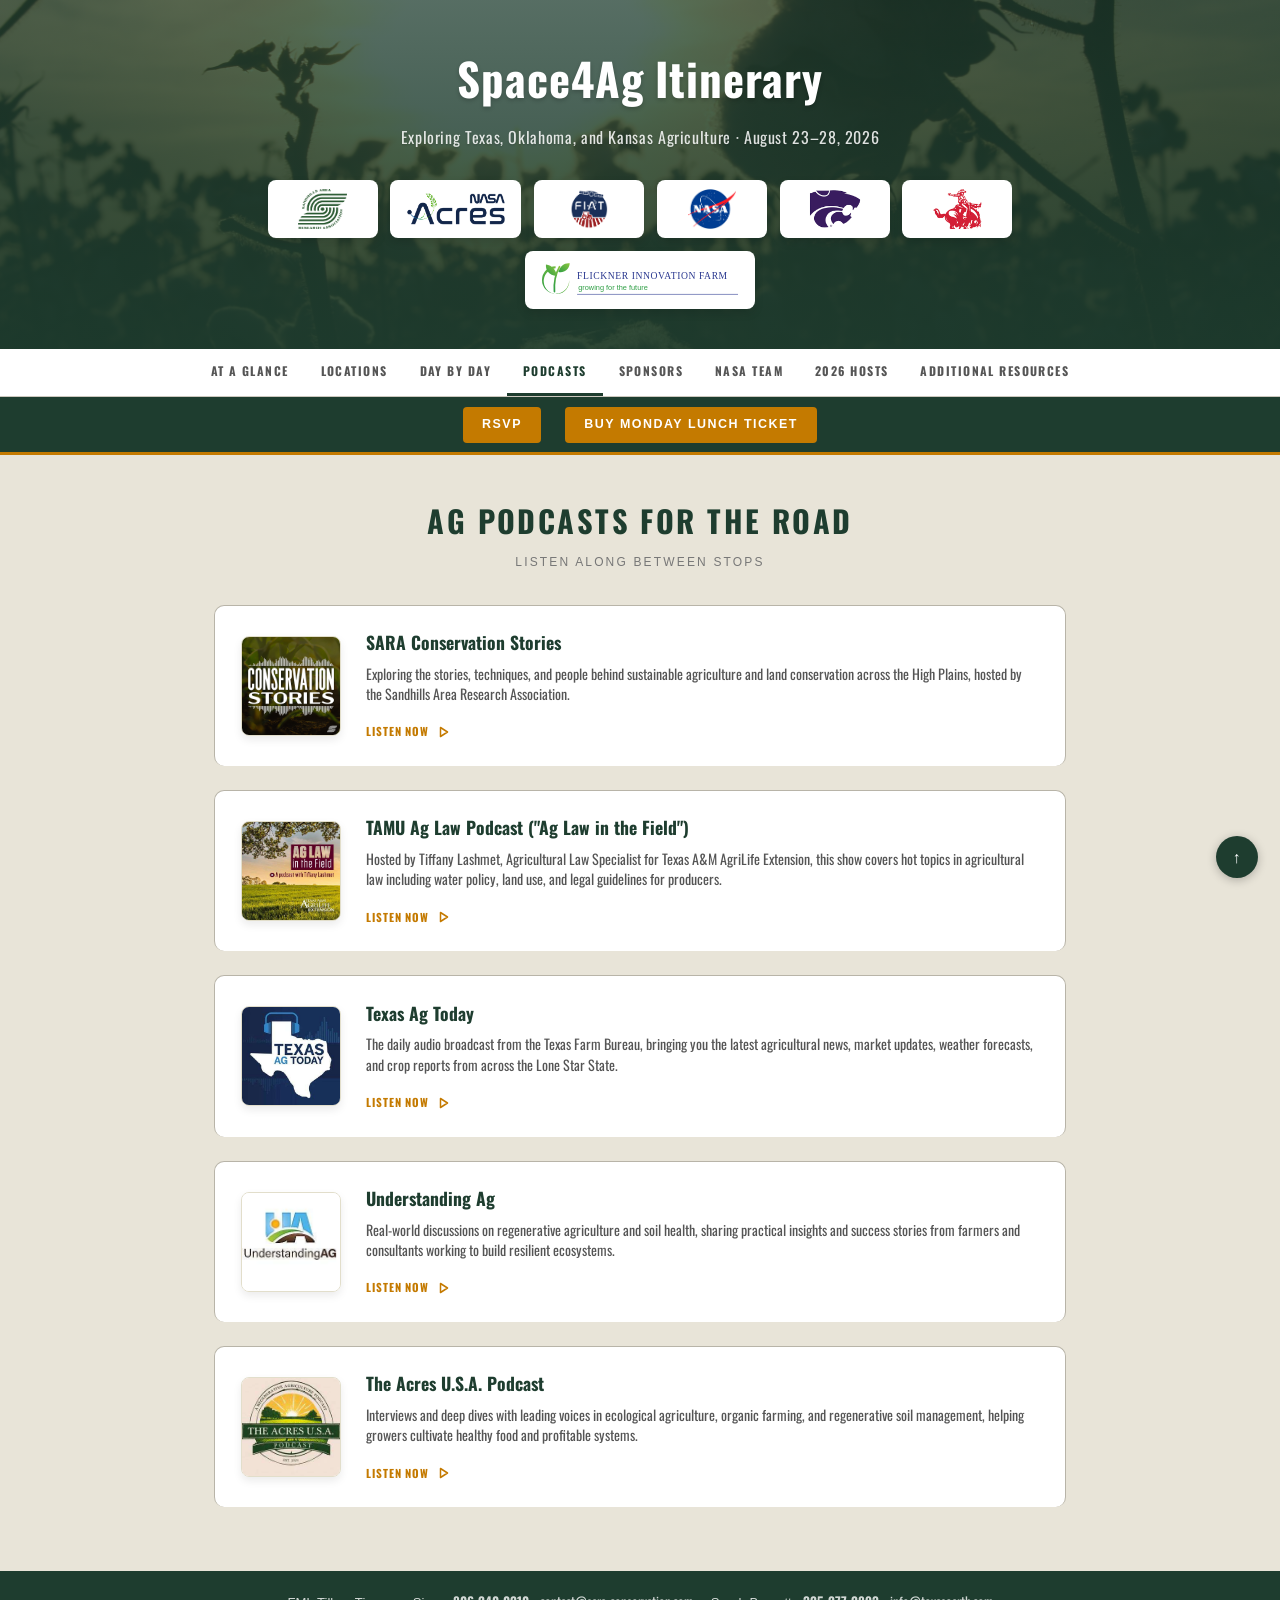
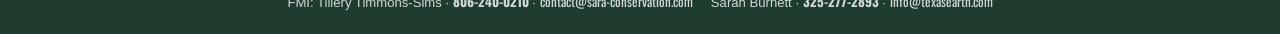
<file: podcasts.html>
<!DOCTYPE html>
<html lang="en">

<head>
  <meta charset="UTF-8" />
  <meta name="viewport" content="width=device-width, initial-scale=1.0" />
  <title>Ag Podcasts — Space4Ag Tour</title>
  <meta name="description" content="Recommended ag podcasts to listen along during the Space4Ag Tour, August 2026." />
  <link rel="stylesheet" href="styles.css" />
  <link rel="icon" type="image/png" href="images/sara_logo2.png" />
</head>

<body>

  <!-- ── Hero ── -->
  <header class="hero">
    <div class="hero-bg" style="background-image: url('images/cotton.jpg');"></div>
    <div class="hero-overlay"></div>
    <div class="hero-content">
      <h1>Space4Ag Itinerary</h1>
      <p class="subtitle">Exploring Texas, Oklahoma, and Kansas Agriculture &middot; August 23–28, 2026</p>

      <div class="hero-logos">
        <a href="https://www.sara-conservation.com/" target="_blank" rel="noopener" class="logo-box">
          <img src="images/image (1).jpeg" alt="SARA logo" />
        </a>
        <a href="https://nasaacres.org/" target="_blank" rel="noopener" class="logo-box">
          <img src="images/image.png" alt="NASA Acres logo" />
        </a>
        <a href="https://www.nasaacres.org/fiat" target="_blank" rel="noopener" class="logo-box">
          <img src="images/image (1).png" alt="FIAT logo" />
        </a>
        <a href="https://www.nasa.gov/" target="_blank" rel="noopener" class="logo-box">
          <img src="images/image.jpeg" alt="NASA logo" />
        </a>
        <a href="https://www.k-state.edu/" target="_blank" rel="noopener" class="logo-box">
          <img src="images/image (3).png" alt="Kansas State Wildcats logo" />
        </a>
        <a href="https://okstate.edu/" target="_blank" rel="noopener" class="logo-box">
          <img src="images/image (2).png" alt="Oklahoma State University logo" />
        </a>
        <a href="https://flicknerinnovationfarm.com/" target="_blank" rel="noopener" class="logo-box"
          style="max-width:230px;">
          <img src="images/image.svg" alt="Flickner Innovation Farm — growing for the future" />
        </a>
      </div>
    </div>
  </header>

  <!-- ── Nav ── -->
  <nav class="site-nav" id="top">
    <ul>
      <li><a href="index.html">At a Glance</a></li>
      <li><a href="locations.html">Locations</a></li>
      <li><a href="days.html">Day by Day</a></li>
      <li><a href="podcasts.html" class="active">Podcasts</a></li>
      <li><a href="sponsors.html">Sponsors</a></li>
      <li><a href="nasa-team.html">NASA Team</a></li>
      <li><a href="hosts.html">2026 Hosts</a></li>
      <li><a href="resources.html">Additional Resources</a></li>
    </ul>
  </nav>

  <!-- ── Action Bar ── -->
  <div class="action-bar">
    <a href="https://docs.google.com/forms/d/e/1FAIpQLSe5itWmT0LQndg-N52-pvVv6DXgyEpdDwo-rx11z_T50AZPBA/viewform" target="_blank" rel="noopener">RSVP</a>
    <a href="https://www.eventbrite.com/e/nasa-space4ag-ticket-for-lunch-tickets-1996177941960?aff=oddtdtcreator" target="_blank" rel="noopener">Buy Monday Lunch Ticket</a>
  </div>

  <!-- ── Main ── -->
  <main class="page-content">
    <div class="section-header">
      <h2>Ag Podcasts for the Road</h2>
      <p class="sub">Listen Along Between Stops</p>

    </div>
    <div id="print-view" aria-hidden="true"></div>
    <div class="podcast-list">

      <a href="https://sara-conservation.castos.com/" target="_blank" rel="noopener" class="podcast-item">
        <div class="podcast-logo">
          <img src="images/sara_podcast.jpg" alt="SARA Conservation Stories podcast cover" />
        </div>
        <div class="podcast-info">
          <h3>SARA Conservation Stories</h3>
          <p>Exploring the stories, techniques, and people behind sustainable agriculture and land conservation across the High Plains, hosted by the Sandhills Area Research Association.</p>
          <span class="listen-link">
            Listen Now
            <svg viewBox="0 0 24 24" width="12" height="12" fill="none" stroke="currentColor" stroke-width="3" stroke-linecap="round" stroke-linejoin="round" style="display:inline-block; vertical-align:middle; margin-left: 2px;">
              <polygon points="5 3 19 12 5 21 5 3"></polygon>
            </svg>
          </span>
        </div>
      </a>

      <a href="https://agrilife.org/texasaglaw/category/podcast/" target="_blank" rel="noopener" class="podcast-item">
        <div class="podcast-logo">
          <img src="images/image (42).jpeg" alt="TAMU Ag Law Podcast — Ag Law in the Field cover" />
        </div>
        <div class="podcast-info">
          <h3>TAMU Ag Law Podcast ("Ag Law in the Field")</h3>
          <p>Hosted by Tiffany Lashmet, Agricultural Law Specialist for Texas A&amp;M AgriLife Extension, this show covers hot topics in agricultural law including water policy, land use, and legal guidelines for producers.</p>
          <span class="listen-link">
            Listen Now
            <svg viewBox="0 0 24 24" width="12" height="12" fill="none" stroke="currentColor" stroke-width="3" stroke-linecap="round" stroke-linejoin="round" style="display:inline-block; vertical-align:middle; margin-left: 2px;">
              <polygon points="5 3 19 12 5 21 5 3"></polygon>
            </svg>
          </span>
        </div>
      </a>

      <a href="https://podcasts.apple.com/us/podcast/texas-agriculture-today/id1528446942" target="_blank" rel="noopener" class="podcast-item">
        <div class="podcast-logo">
          <img src="images/image (43).jpeg" alt="Texas Ag Today podcast cover" />
        </div>
        <div class="podcast-info">
          <h3>Texas Ag Today</h3>
          <p>The daily audio broadcast from the Texas Farm Bureau, bringing you the latest agricultural news, market updates, weather forecasts, and crop reports from across the Lone Star State.</p>
          <span class="listen-link">
            Listen Now
            <svg viewBox="0 0 24 24" width="12" height="12" fill="none" stroke="currentColor" stroke-width="3" stroke-linecap="round" stroke-linejoin="round" style="display:inline-block; vertical-align:middle; margin-left: 2px;">
              <polygon points="5 3 19 12 5 21 5 3"></polygon>
            </svg>
          </span>
        </div>
      </a>

      <a href="https://understandingag.com/" target="_blank" rel="noopener" class="podcast-item">
        <div class="podcast-logo">
          <img src="images/image (44).jpeg" alt="Understanding Ag podcast cover" />
        </div>
        <div class="podcast-info">
          <h3>Understanding Ag</h3>
          <p>Real-world discussions on regenerative agriculture and soil health, sharing practical insights and success stories from farmers and consultants working to build resilient ecosystems.</p>
          <span class="listen-link">
            Listen Now
            <svg viewBox="0 0 24 24" width="12" height="12" fill="none" stroke="currentColor" stroke-width="3" stroke-linecap="round" stroke-linejoin="round" style="display:inline-block; vertical-align:middle; margin-left: 2px;">
              <polygon points="5 3 19 12 5 21 5 3"></polygon>
            </svg>
          </span>
        </div>
      </a>

      <a href="https://open.spotify.com/show/4GtS5JrMvHolMDV7gQvAHe" target="_blank" rel="noopener" class="podcast-item">
        <div class="podcast-logo">
          <img src="images/image (45).jpeg" alt="The Acres U.S.A. Podcast cover" />
        </div>
        <div class="podcast-info">
          <h3>The Acres U.S.A. Podcast</h3>
          <p>Interviews and deep dives with leading voices in ecological agriculture, organic farming, and regenerative soil management, helping growers cultivate healthy food and profitable systems.</p>
          <span class="listen-link">
            Listen Now
            <svg viewBox="0 0 24 24" width="12" height="12" fill="none" stroke="currentColor" stroke-width="3" stroke-linecap="round" stroke-linejoin="round" style="display:inline-block; vertical-align:middle; margin-left: 2px;">
              <polygon points="5 3 19 12 5 21 5 3"></polygon>
            </svg>
          </span>
        </div>
      </a>

    </div>
  </main>

  <!-- ── Footer ── -->
  <footer class="site-footer">
    FMI: Tillery Timmons-Sims &middot; <a href="tel:806-240-0210" style="color:inherit;font-weight:bold;">806-240-0210</a> &middot;
    <a href="mailto:contact@sara-conservation.com">contact@sara-conservation.com</a>
    &nbsp;&nbsp;&nbsp;
    Sarah Burnett &middot; <a href="tel:325-277-2893" style="color:inherit;font-weight:bold;">325-277-2893</a> &middot;
    <a href="mailto:info@texasearth.com">info@texasearth.com</a>
  </footer>

  <a href="#" class="back-to-top" title="Back to top">&#8593;</a>

  <script src="calendar-pdf.js"></script>
</body>

</html>
</file>
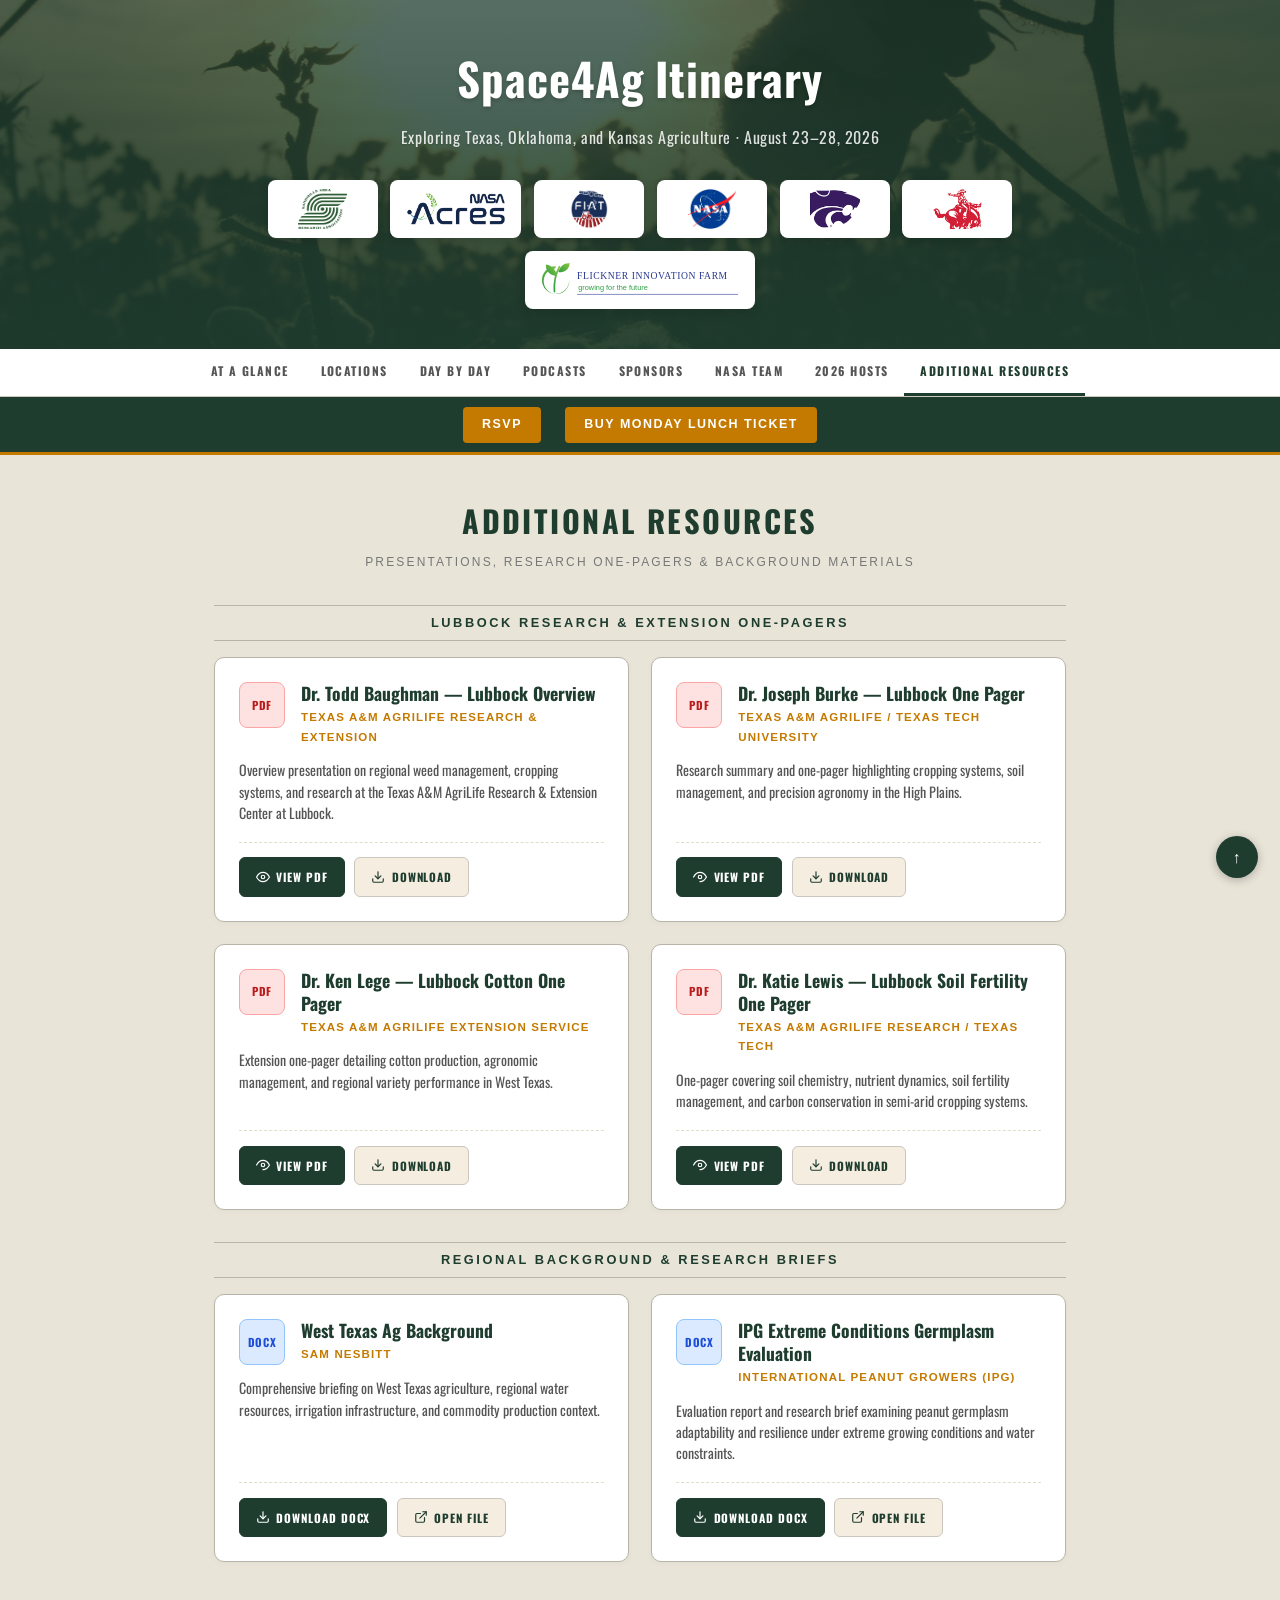
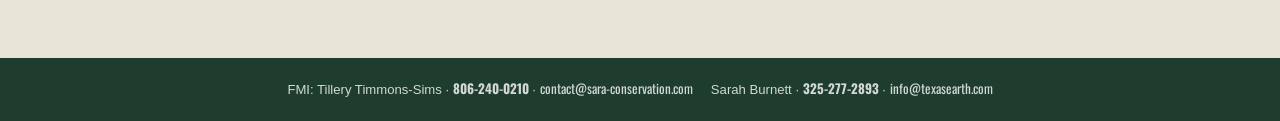
<file: resources.html>
<!DOCTYPE html>
<html lang="en">

<head>
  <meta charset="UTF-8" />
  <meta name="viewport" content="width=device-width, initial-scale=1.0" />
  <title>Additional Resources — Space4Ag Tour</title>
  <meta name="description"
    content="Access additional presentations, research one-pagers, and regional background materials for the Space4Ag Tour 2026." />
  <link rel="stylesheet" href="styles.css" />
  <link rel="icon" type="image/png" href="images/sara_logo2.png" />
</head>

<body>

  <!-- ── Hero ── -->
  <header class="hero">
    <div class="hero-bg" style="background-image: url('images/cotton.jpg');"></div>
    <div class="hero-overlay"></div>
    <div class="hero-content">
      <h1>Space4Ag Itinerary</h1>
      <p class="subtitle">Exploring Texas, Oklahoma, and Kansas Agriculture &middot; August 23–28, 2026</p>

      <div class="hero-logos">
        <a href="https://www.sara-conservation.com/" target="_blank" rel="noopener" class="logo-box">
          <img src="images/image (1).jpeg" alt="SARA logo" />
        </a>
        <a href="https://nasaacres.org/" target="_blank" rel="noopener" class="logo-box">
          <img src="images/image.png" alt="NASA Acres logo" />
        </a>
        <a href="https://www.nasaacres.org/fiat" target="_blank" rel="noopener" class="logo-box">
          <img src="images/image (1).png" alt="FIAT logo" />
        </a>
        <a href="https://www.nasa.gov/" target="_blank" rel="noopener" class="logo-box">
          <img src="images/image.jpeg" alt="NASA logo" />
        </a>
        <a href="https://www.k-state.edu/" target="_blank" rel="noopener" class="logo-box">
          <img src="images/image (3).png" alt="Kansas State Wildcats logo" />
        </a>
        <a href="https://okstate.edu/" target="_blank" rel="noopener" class="logo-box">
          <img src="images/image (2).png" alt="Oklahoma State University logo" />
        </a>
        <a href="https://flicknerinnovationfarm.com/" target="_blank" rel="noopener" class="logo-box"
          style="max-width:230px;">
          <img src="images/image.svg" alt="Flickner Innovation Farm — growing for the future" />
        </a>
      </div>
    </div>
  </header>

  <!-- ── Nav ── -->
  <nav class="site-nav" id="top">
    <ul>
      <li><a href="index.html">At a Glance</a></li>
      <li><a href="locations.html">Locations</a></li>
      <li><a href="days.html">Day by Day</a></li>
      <li><a href="podcasts.html">Podcasts</a></li>
      <li><a href="sponsors.html">Sponsors</a></li>
      <li><a href="nasa-team.html">NASA Team</a></li>
      <li><a href="hosts.html">2026 Hosts</a></li>
      <li><a href="resources.html" class="active">Additional Resources</a></li>
    </ul>
  </nav>

  <!-- ── Action Bar ── -->
  <div class="action-bar">
    <a href="https://docs.google.com/forms/d/e/1FAIpQLSe5itWmT0LQndg-N52-pvVv6DXgyEpdDwo-rx11z_T50AZPBA/viewform"
      target="_blank" rel="noopener">RSVP</a>
    <a href="https://www.eventbrite.com/e/nasa-space4ag-ticket-for-lunch-tickets-1996177941960?aff=oddtdtcreator"
      target="_blank" rel="noopener">Buy Monday Lunch Ticket</a>
  </div>

  <!-- ── Main ── -->
  <main class="page-content">
    <div class="section-header">
      <h2>Additional Resources</h2>
      <p class="sub">Presentations, Research One-Pagers &amp; Background Materials</p>
    </div>
    <div id="print-view" aria-hidden="true"></div>

    <!-- ══ LUBBOCK RESEARCH & EXTENSION ONE-PAGERS ══ -->
    <div class="region-label">Lubbock Research &amp; Extension One-Pagers</div>

    <div class="resource-grid">

      <!-- Todd Baughman -->
      <div class="resource-card">
        <div>
          <div class="resource-card-header">
            <div class="resource-icon-badge pdf">PDF</div>
            <div class="resource-card-title-group">
              <h3 class="resource-card-title">Dr. Todd Baughman — Lubbock Overview</h3>
              <div class="resource-card-meta">Texas A&amp;M AgriLife Research &amp; Extension</div>
            </div>
          </div>
          <p class="resource-card-desc">Overview presentation on regional weed management, cropping systems, and research at the Texas A&amp;M AgriLife Research &amp; Extension Center at Lubbock.</p>
        </div>
        <div class="resource-card-actions">
          <a href="Baughman,%20Todd_Lubbock.pdf" target="_blank" rel="noopener" class="resource-btn resource-btn-primary">
            <svg viewBox="0 0 24 24" width="14" height="14" fill="none" stroke="currentColor" stroke-width="2" stroke-linecap="round" stroke-linejoin="round">
              <path d="M1 12s4-8 11-8 11 8 11 8-4 8-11 8-11-8-11-8z"></path>
              <circle cx="12" cy="12" r="3"></circle>
            </svg>
            View PDF
          </a>
          <a href="Baughman,%20Todd_Lubbock.pdf" download class="resource-btn resource-btn-secondary">
            <svg viewBox="0 0 24 24" width="14" height="14" fill="none" stroke="currentColor" stroke-width="2" stroke-linecap="round" stroke-linejoin="round">
              <path d="M21 15v4a2 2 0 0 1-2 2H5a2 2 0 0 1-2-2v-4"></path>
              <polyline points="7 10 12 15 17 10"></polyline>
              <line x1="12" y1="15" x2="12" y2="3"></line>
            </svg>
            Download
          </a>
        </div>
      </div>

      <!-- Joseph Burke -->
      <div class="resource-card">
        <div>
          <div class="resource-card-header">
            <div class="resource-icon-badge pdf">PDF</div>
            <div class="resource-card-title-group">
              <h3 class="resource-card-title">Dr. Joseph Burke — Lubbock One Pager</h3>
              <div class="resource-card-meta">Texas A&amp;M AgriLife / Texas Tech University</div>
            </div>
          </div>
          <p class="resource-card-desc">Research summary and one-pager highlighting cropping systems, soil management, and precision agronomy in the High Plains.</p>
        </div>
        <div class="resource-card-actions">
          <a href="Burke,%20Joseph_Lubbock%20One%20Pager%20Updated.pdf" target="_blank" rel="noopener" class="resource-btn resource-btn-primary">
            <svg viewBox="0 0 24 24" width="14" height="14" fill="none" stroke="currentColor" stroke-width="2" stroke-linecap="round" stroke-linejoin="round">
              <path d="M1 12s4-8 11-8 11 8 11 8-4 8-11 8-11-8z"></path>
              <circle cx="12" cy="12" r="3"></circle>
            </svg>
            View PDF
          </a>
          <a href="Burke,%20Joseph_Lubbock%20One%20Pager%20Updated.pdf" download class="resource-btn resource-btn-secondary">
            <svg viewBox="0 0 24 24" width="14" height="14" fill="none" stroke="currentColor" stroke-width="2" stroke-linecap="round" stroke-linejoin="round">
              <path d="M21 15v4a2 2 0 0 1-2 2H5a2 2 0 0 1-2-2v-4"></path>
              <polyline points="7 10 12 15 17 10"></polyline>
              <line x1="12" y1="15" x2="12" y2="3"></line>
            </svg>
            Download
          </a>
        </div>
      </div>

      <!-- Ken Lege -->
      <div class="resource-card">
        <div>
          <div class="resource-card-header">
            <div class="resource-icon-badge pdf">PDF</div>
            <div class="resource-card-title-group">
              <h3 class="resource-card-title">Dr. Ken Lege — Lubbock Cotton One Pager</h3>
              <div class="resource-card-meta">Texas A&amp;M AgriLife Extension Service</div>
            </div>
          </div>
          <p class="resource-card-desc">Extension one-pager detailing cotton production, agronomic management, and regional variety performance in West Texas.</p>
        </div>
        <div class="resource-card-actions">
          <a href="Lege,%20Ken_Lubbock%20One%20Pager%20updated.pdf" target="_blank" rel="noopener" class="resource-btn resource-btn-primary">
            <svg viewBox="0 0 24 24" width="14" height="14" fill="none" stroke="currentColor" stroke-width="2" stroke-linecap="round" stroke-linejoin="round">
              <path d="M1 12s4-8 11-8 11 8 11 8-4 8-11 8-11-8z"></path>
              <circle cx="12" cy="12" r="3"></circle>
            </svg>
            View PDF
          </a>
          <a href="Lege,%20Ken_Lubbock%20One%20Pager%20updated.pdf" download class="resource-btn resource-btn-secondary">
            <svg viewBox="0 0 24 24" width="14" height="14" fill="none" stroke="currentColor" stroke-width="2" stroke-linecap="round" stroke-linejoin="round">
              <path d="M21 15v4a2 2 0 0 1-2 2H5a2 2 0 0 1-2-2v-4"></path>
              <polyline points="7 10 12 15 17 10"></polyline>
              <line x1="12" y1="15" x2="12" y2="3"></line>
            </svg>
            Download
          </a>
        </div>
      </div>

      <!-- Katie Lewis -->
      <div class="resource-card">
        <div>
          <div class="resource-card-header">
            <div class="resource-icon-badge pdf">PDF</div>
            <div class="resource-card-title-group">
              <h3 class="resource-card-title">Dr. Katie Lewis — Lubbock Soil Fertility One Pager</h3>
              <div class="resource-card-meta">Texas A&amp;M AgriLife Research / Texas Tech</div>
            </div>
          </div>
          <p class="resource-card-desc">One-pager covering soil chemistry, nutrient dynamics, soil fertility management, and carbon conservation in semi-arid cropping systems.</p>
        </div>
        <div class="resource-card-actions">
          <a href="Lewis,%20Katie_Lubbock%20One%20Pager.pdf" target="_blank" rel="noopener" class="resource-btn resource-btn-primary">
            <svg viewBox="0 0 24 24" width="14" height="14" fill="none" stroke="currentColor" stroke-width="2" stroke-linecap="round" stroke-linejoin="round">
              <path d="M1 12s4-8 11-8 11 8 11 8-4 8-11 8-11-8z"></path>
              <circle cx="12" cy="12" r="3"></circle>
            </svg>
            View PDF
          </a>
          <a href="Lewis,%20Katie_Lubbock%20One%20Pager.pdf" download class="resource-btn resource-btn-secondary">
            <svg viewBox="0 0 24 24" width="14" height="14" fill="none" stroke="currentColor" stroke-width="2" stroke-linecap="round" stroke-linejoin="round">
              <path d="M21 15v4a2 2 0 0 1-2 2H5a2 2 0 0 1-2-2v-4"></path>
              <polyline points="7 10 12 15 17 10"></polyline>
              <line x1="12" y1="15" x2="12" y2="3"></line>
            </svg>
            Download
          </a>
        </div>
      </div>

    </div>

    <!-- ══ REGIONAL BACKGROUND & RESEARCH BRIEFS ══ -->
    <div class="region-label">Regional Background &amp; Research Briefs</div>

    <div class="resource-grid">

      <!-- West Texas Ag Background -->
      <div class="resource-card">
        <div>
          <div class="resource-card-header">
            <div class="resource-icon-badge docx">DOCX</div>
            <div class="resource-card-title-group">
              <h3 class="resource-card-title">West Texas Ag Background</h3>
              <div class="resource-card-meta">Sam Nesbitt</div>
            </div>
          </div>
          <p class="resource-card-desc">Comprehensive briefing on West Texas agriculture, regional water resources, irrigation infrastructure, and commodity production context.</p>
        </div>
        <div class="resource-card-actions">
          <a href="West%20Texas%20Ag%20Background-S.Nesbitt.docx" download class="resource-btn resource-btn-primary">
            <svg viewBox="0 0 24 24" width="14" height="14" fill="none" stroke="currentColor" stroke-width="2" stroke-linecap="round" stroke-linejoin="round">
              <path d="M21 15v4a2 2 0 0 1-2 2H5a2 2 0 0 1-2-2v-4"></path>
              <polyline points="7 10 12 15 17 10"></polyline>
              <line x1="12" y1="15" x2="12" y2="3"></line>
            </svg>
            Download DOCX
          </a>
          <a href="West%20Texas%20Ag%20Background-S.Nesbitt.docx" target="_blank" rel="noopener" class="resource-btn resource-btn-secondary">
            <svg viewBox="0 0 24 24" width="14" height="14" fill="none" stroke="currentColor" stroke-width="2" stroke-linecap="round" stroke-linejoin="round">
              <path d="M18 13v6a2 2 0 0 1-2 2H5a2 2 0 0 1-2-2V8a2 2 0 0 1 2-2h6"></path>
              <polyline points="15 3 21 3 21 9"></polyline>
              <line x1="10" y1="14" x2="21" y2="3"></line>
            </svg>
            Open File
          </a>
        </div>
      </div>

      <!-- IPG Extreme Conditions Germplasm Evaluation -->
      <div class="resource-card">
        <div>
          <div class="resource-card-header">
            <div class="resource-icon-badge docx">DOCX</div>
            <div class="resource-card-title-group">
              <h3 class="resource-card-title">IPG Extreme Conditions Germplasm Evaluation</h3>
              <div class="resource-card-meta">International Peanut Growers (IPG)</div>
            </div>
          </div>
          <p class="resource-card-desc">Evaluation report and research brief examining peanut germplasm adaptability and resilience under extreme growing conditions and water constraints.</p>
        </div>
        <div class="resource-card-actions">
          <a href="IPG_Extreme_Conditions_Germplasm_Evaluation.docx" download class="resource-btn resource-btn-primary">
            <svg viewBox="0 0 24 24" width="14" height="14" fill="none" stroke="currentColor" stroke-width="2" stroke-linecap="round" stroke-linejoin="round">
              <path d="M21 15v4a2 2 0 0 1-2 2H5a2 2 0 0 1-2-2v-4"></path>
              <polyline points="7 10 12 15 17 10"></polyline>
              <line x1="12" y1="15" x2="12" y2="3"></line>
            </svg>
            Download DOCX
          </a>
          <a href="IPG_Extreme_Conditions_Germplasm_Evaluation.docx" target="_blank" rel="noopener" class="resource-btn resource-btn-secondary">
            <svg viewBox="0 0 24 24" width="14" height="14" fill="none" stroke="currentColor" stroke-width="2" stroke-linecap="round" stroke-linejoin="round">
              <path d="M18 13v6a2 2 0 0 1-2 2H5a2 2 0 0 1-2-2V8a2 2 0 0 1 2-2h6"></path>
              <polyline points="15 3 21 3 21 9"></polyline>
              <line x1="10" y1="14" x2="21" y2="3"></line>
            </svg>
            Open File
          </a>
        </div>
      </div>

    </div>

  </main>

  <!-- ── Footer ── -->
  <footer class="site-footer">
    FMI: Tillery Timmons-Sims &middot; <a href="tel:806-240-0210" style="color:inherit;font-weight:bold;">806-240-0210</a> &middot;
    <a href="mailto:contact@sara-conservation.com">contact@sara-conservation.com</a>
    &nbsp;&nbsp;&nbsp;
    Sarah Burnett &middot; <a href="tel:325-277-2893" style="color:inherit;font-weight:bold;">325-277-2893</a> &middot;
    <a href="mailto:info@texasearth.com">info@texasearth.com</a>
  </footer>

  <a href="#" class="back-to-top" title="Back to top">&#8593;</a>

  <script src="calendar-pdf.js"></script>
</body>

</html>
</file>
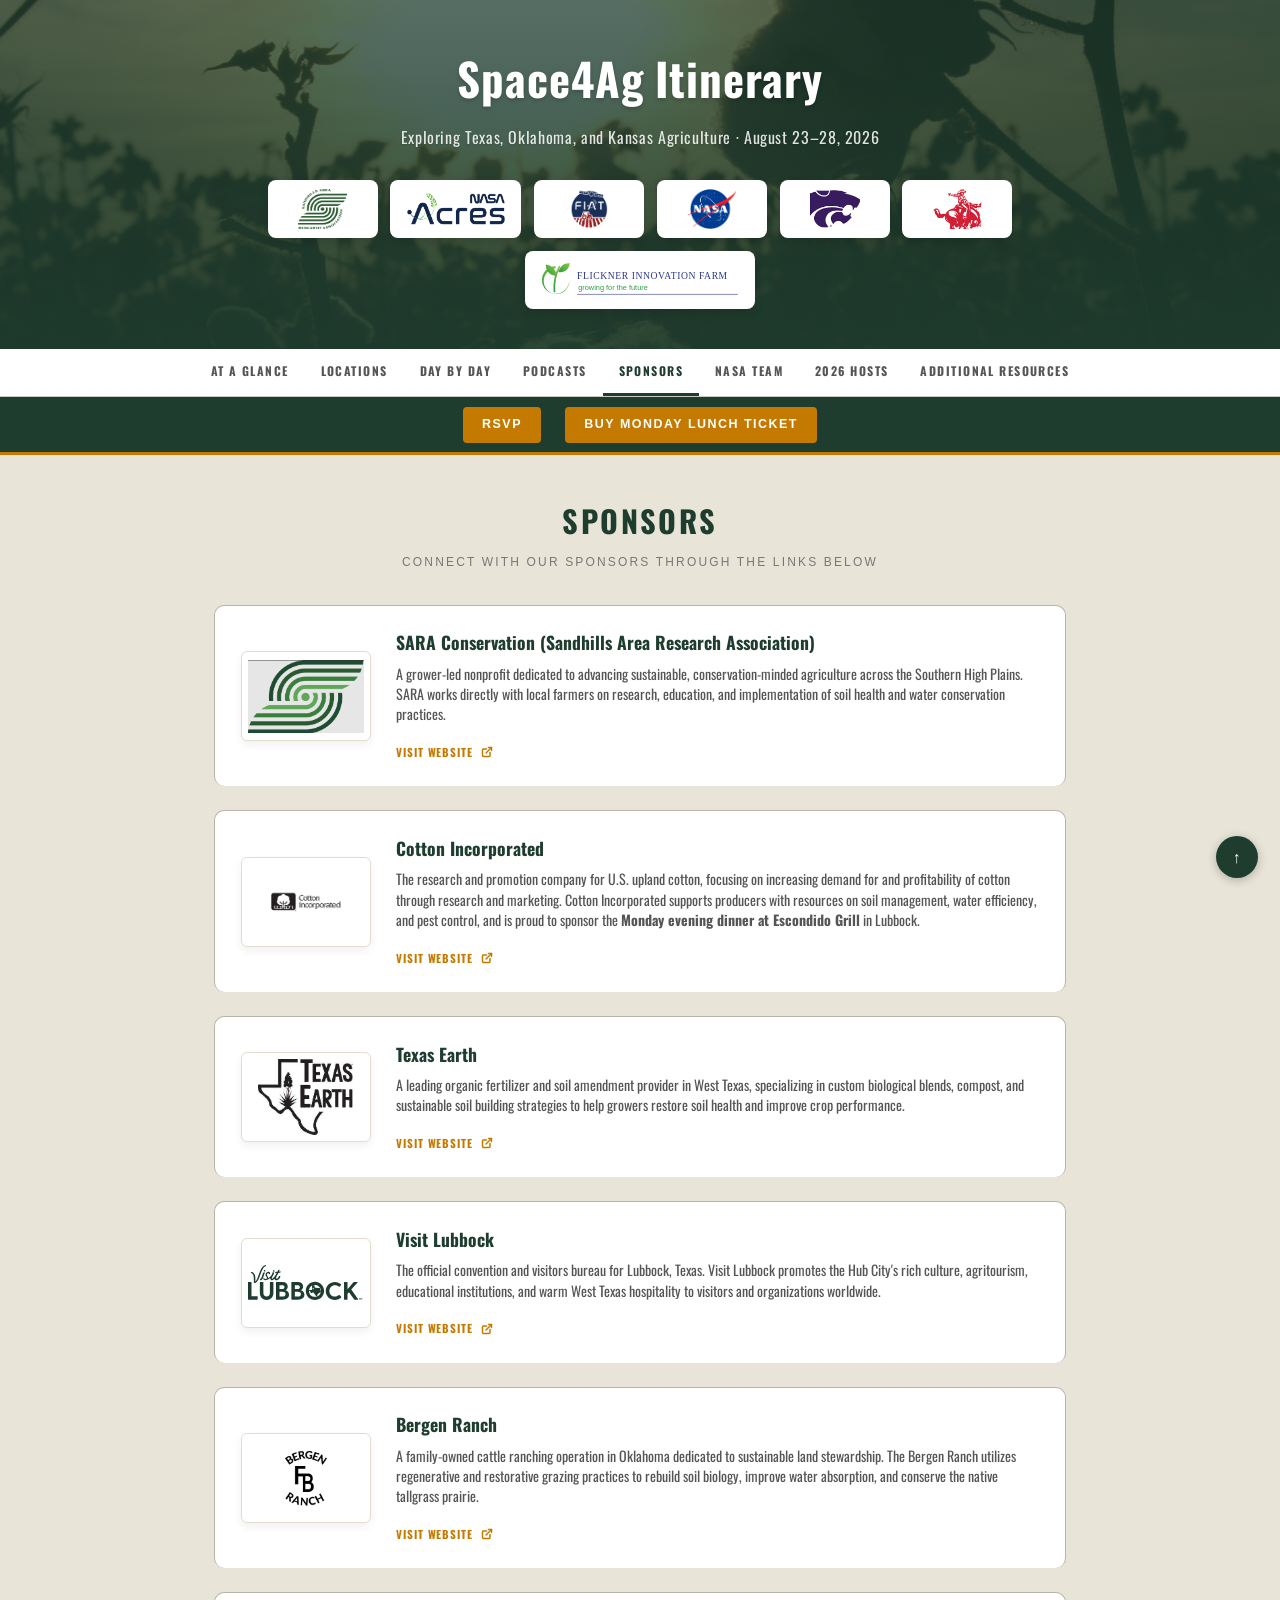
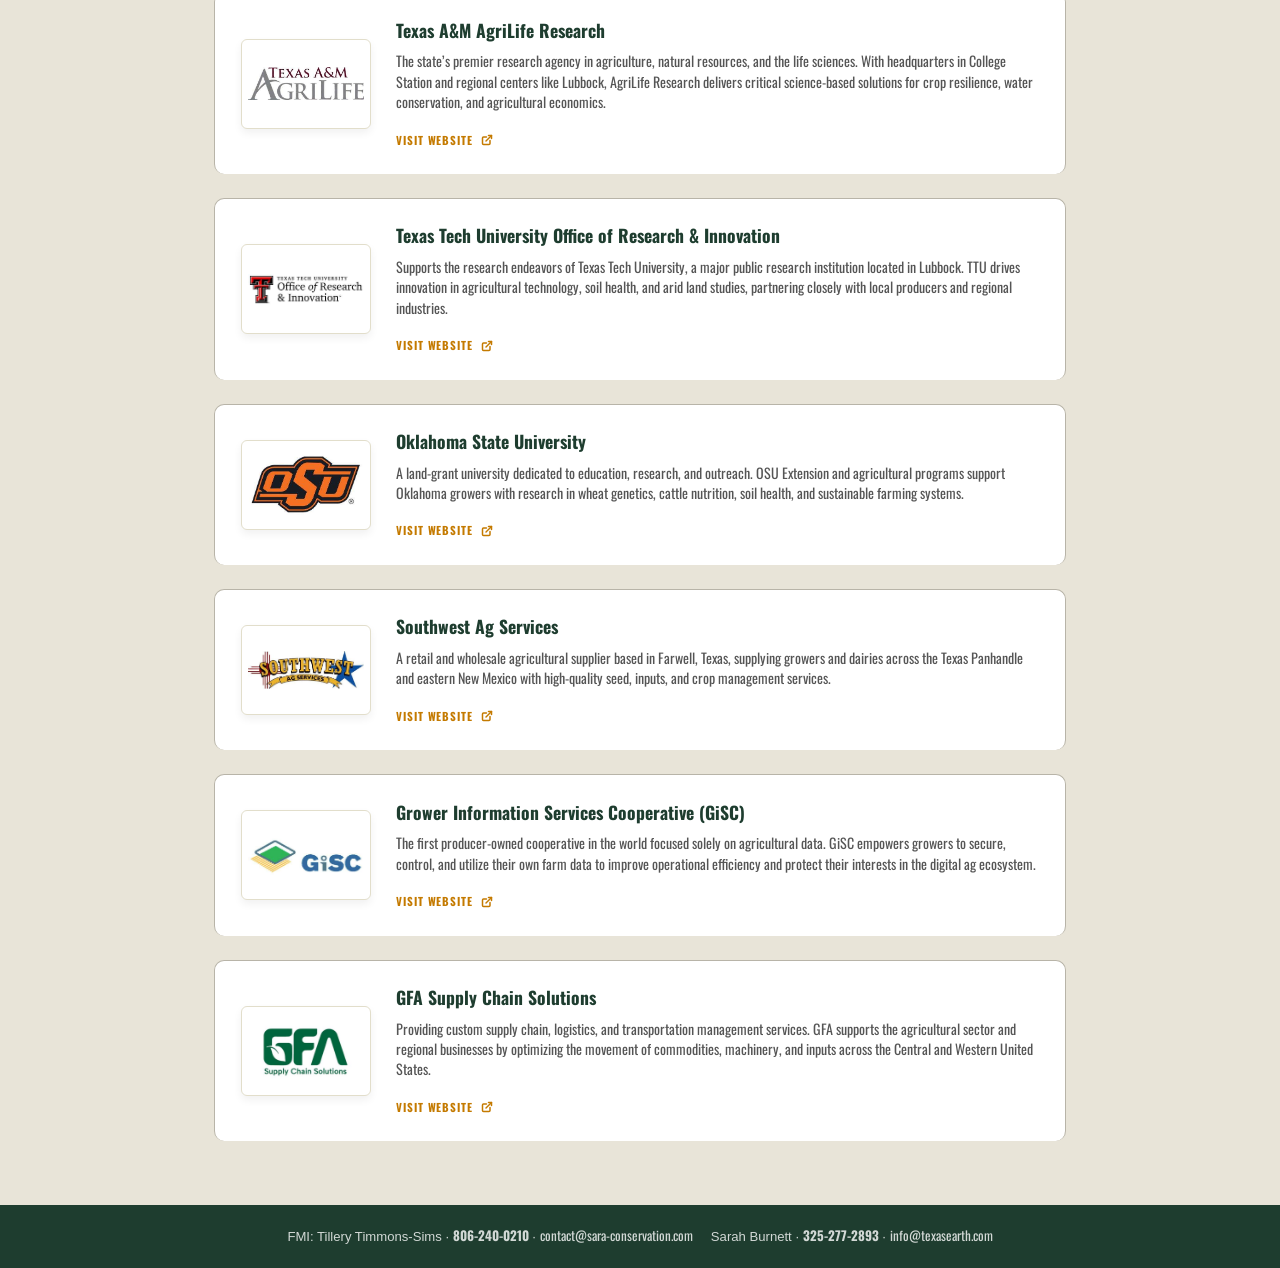
<file: sponsors.html>
<!DOCTYPE html>
<html lang="en">

<head>
  <meta charset="UTF-8" />
  <meta name="viewport" content="width=device-width, initial-scale=1.0" />
  <title>Sponsors — Space4Ag Tour</title>
  <meta name="description"
    content="Sponsors of the Space4Ag Tour 2026. Connect with our sponsors through the links below." />
  <link rel="stylesheet" href="styles.css" />
  <link rel="icon" type="image/png" href="images/sara_logo2.png" />
</head>

<body>

  <!-- ── Hero ── -->
  <header class="hero">
    <div class="hero-bg" style="background-image: url('images/cotton.jpg');"></div>
    <div class="hero-overlay"></div>
    <div class="hero-content">
      <h1>Space4Ag Itinerary</h1>
      <p class="subtitle">Exploring Texas, Oklahoma, and Kansas Agriculture &middot; August 23–28, 2026</p>

      <div class="hero-logos">
        <a href="https://www.sara-conservation.com/" target="_blank" rel="noopener" class="logo-box">
          <img src="images/image (1).jpeg" alt="SARA logo" />
        </a>
        <a href="https://nasaacres.org/" target="_blank" rel="noopener" class="logo-box">
          <img src="images/image.png" alt="NASA Acres logo" />
        </a>
        <a href="https://www.nasaacres.org/fiat" target="_blank" rel="noopener" class="logo-box">
          <img src="images/image (1).png" alt="FIAT logo" />
        </a>
        <a href="https://www.nasa.gov/" target="_blank" rel="noopener" class="logo-box">
          <img src="images/image.jpeg" alt="NASA logo" />
        </a>
        <a href="https://www.k-state.edu/" target="_blank" rel="noopener" class="logo-box">
          <img src="images/image (3).png" alt="Kansas State Wildcats logo" />
        </a>
        <a href="https://okstate.edu/" target="_blank" rel="noopener" class="logo-box">
          <img src="images/image (2).png" alt="Oklahoma State University logo" />
        </a>
        <a href="https://flicknerinnovationfarm.com/" target="_blank" rel="noopener" class="logo-box"
          style="max-width:230px;">
          <img src="images/image.svg" alt="Flickner Innovation Farm — growing for the future" />
        </a>
      </div>
    </div>
  </header>

  <!-- ── Nav ── -->
  <nav class="site-nav" id="top">
    <ul>
      <li><a href="index.html">At a Glance</a></li>
      <li><a href="locations.html">Locations</a></li>
      <li><a href="days.html">Day by Day</a></li>
      <li><a href="podcasts.html">Podcasts</a></li>
      <li><a href="sponsors.html" class="active">Sponsors</a></li>
      <li><a href="nasa-team.html">NASA Team</a></li>
      <li><a href="hosts.html">2026 Hosts</a></li>
      <li><a href="resources.html">Additional Resources</a></li>
    </ul>
  </nav>

  <!-- ── Action Bar ── -->
  <div class="action-bar">
    <a href="https://docs.google.com/forms/d/e/1FAIpQLSe5itWmT0LQndg-N52-pvVv6DXgyEpdDwo-rx11z_T50AZPBA/viewform" target="_blank" rel="noopener">RSVP</a>
    <a href="https://www.eventbrite.com/e/nasa-space4ag-ticket-for-lunch-tickets-1996177941960?aff=oddtdtcreator" target="_blank" rel="noopener">Buy Monday Lunch Ticket</a>
  </div>

  <!-- ── Main ── -->
  <main class="page-content">
    <div class="section-header">
      <h2>Sponsors</h2>
      <p class="sub">Connect with Our Sponsors Through the Links Below</p>

    </div>
    <div id="print-view" aria-hidden="true"></div>
    <div class="sponsor-list">

      <a href="https://www.sara-conservation.com/" target="_blank" rel="noopener" class="sponsor-item-card">
        <div class="sponsor-logo-box">
          <img src="images/sara_logo.png" alt="SARA Conservation logo" />
        </div>
        <div class="sponsor-info-box">
          <h3>SARA Conservation (Sandhills Area Research Association)</h3>
          <p>A grower-led nonprofit dedicated to advancing sustainable, conservation-minded agriculture across the Southern High Plains. SARA works directly with local farmers on research, education, and implementation of soil health and water conservation practices.</p>
          <span class="sponsor-link-btn">
            Visit Website
            <svg viewBox="0 0 24 24" width="12" height="12" fill="none" stroke="currentColor" stroke-width="3" stroke-linecap="round" stroke-linejoin="round" style="display:inline-block; vertical-align:middle; margin-left: 2px;">
              <path d="M18 13v6a2 2 0 0 1-2 2H5a2 2 0 0 1-2-2V8a2 2 0 0 1 2-2h6"></path>
              <polyline points="15 3 21 3 21 9"></polyline>
              <line x1="10" y1="14" x2="21" y2="3"></line>
            </svg>
          </span>
        </div>
      </a>

      <a href="https://www.cottoninc.com/" target="_blank" rel="noopener" class="sponsor-item-card">
        <div class="sponsor-logo-box">
          <img src="images/image (46).jpeg" alt="Cotton Incorporated logo" />
        </div>
        <div class="sponsor-info-box">
          <h3>Cotton Incorporated</h3>
          <p>The research and promotion company for U.S. upland cotton, focusing on increasing demand for and profitability of cotton through research and marketing. Cotton Incorporated supports producers with resources on soil management, water efficiency, and pest control, and is proud to sponsor the <strong>Monday evening dinner at Escondido Grill</strong> in Lubbock.</p>
          <span class="sponsor-link-btn">
            Visit Website
            <svg viewBox="0 0 24 24" width="12" height="12" fill="none" stroke="currentColor" stroke-width="3" stroke-linecap="round" stroke-linejoin="round" style="display:inline-block; vertical-align:middle; margin-left: 2px;">
              <path d="M18 13v6a2 2 0 0 1-2 2H5a2 2 0 0 1-2-2V8a2 2 0 0 1 2-2h6"></path>
              <polyline points="15 3 21 3 21 9"></polyline>
              <line x1="10" y1="14" x2="21" y2="3"></line>
            </svg>
          </span>
        </div>
      </a>

      <a href="https://texasearth.com/" target="_blank" rel="noopener" class="sponsor-item-card">
        <div class="sponsor-logo-box">
          <img src="images/image (47).jpeg" alt="Texas Earth logo" />
        </div>
        <div class="sponsor-info-box">
          <h3>Texas Earth</h3>
          <p>A leading organic fertilizer and soil amendment provider in West Texas, specializing in custom biological blends, compost, and sustainable soil building strategies to help growers restore soil health and improve crop performance.</p>
          <span class="sponsor-link-btn">
            Visit Website
            <svg viewBox="0 0 24 24" width="12" height="12" fill="none" stroke="currentColor" stroke-width="3" stroke-linecap="round" stroke-linejoin="round" style="display:inline-block; vertical-align:middle; margin-left: 2px;">
              <path d="M18 13v6a2 2 0 0 1-2 2H5a2 2 0 0 1-2-2V8a2 2 0 0 1 2-2h6"></path>
              <polyline points="15 3 21 3 21 9"></polyline>
              <line x1="10" y1="14" x2="21" y2="3"></line>
            </svg>
          </span>
        </div>
      </a>

      <a href="https://www.visitlubbock.org/" target="_blank" rel="noopener" class="sponsor-item-card">
        <div class="sponsor-logo-box">
          <img src="images/visit_lubbock.svg" alt="Visit Lubbock logo" />
        </div>
        <div class="sponsor-info-box">
          <h3>Visit Lubbock</h3>
          <p>The official convention and visitors bureau for Lubbock, Texas. Visit Lubbock promotes the Hub City's rich culture, agritourism, educational institutions, and warm West Texas hospitality to visitors and organizations worldwide.</p>
          <span class="sponsor-link-btn">
            Visit Website
            <svg viewBox="0 0 24 24" width="12" height="12" fill="none" stroke="currentColor" stroke-width="3" stroke-linecap="round" stroke-linejoin="round" style="display:inline-block; vertical-align:middle; margin-left: 2px;">
              <path d="M18 13v6a2 2 0 0 1-2 2H5a2 2 0 0 1-2-2V8a2 2 0 0 1 2-2h6"></path>
              <polyline points="15 3 21 3 21 9"></polyline>
              <line x1="10" y1="14" x2="21" y2="3"></line>
            </svg>
          </span>
        </div>
      </a>

      <a href="https://thebergenranch.com/" target="_blank" rel="noopener" class="sponsor-item-card">
        <div class="sponsor-logo-box">
          <img src="images/image (49).jpeg" alt="Bergen Ranch logo" />
        </div>
        <div class="sponsor-info-box">
          <h3>Bergen Ranch</h3>
          <p>A family-owned cattle ranching operation in Oklahoma dedicated to sustainable land stewardship. The Bergen Ranch utilizes regenerative and restorative grazing practices to rebuild soil biology, improve water absorption, and conserve the native tallgrass prairie.</p>
          <span class="sponsor-link-btn">
            Visit Website
            <svg viewBox="0 0 24 24" width="12" height="12" fill="none" stroke="currentColor" stroke-width="3" stroke-linecap="round" stroke-linejoin="round" style="display:inline-block; vertical-align:middle; margin-left: 2px;">
              <path d="M18 13v6a2 2 0 0 1-2 2H5a2 2 0 0 1-2-2V8a2 2 0 0 1 2-2h6"></path>
              <polyline points="15 3 21 3 21 9"></polyline>
              <line x1="10" y1="14" x2="21" y2="3"></line>
            </svg>
          </span>
        </div>
      </a>

      <a href="https://agriliferesearch.tamu.edu/" target="_blank" rel="noopener" class="sponsor-item-card">
        <div class="sponsor-logo-box">
          <img src="images/image (50).jpeg" alt="Texas A&amp;M AgriLife Research logo" />
        </div>
        <div class="sponsor-info-box">
          <h3>Texas A&amp;M AgriLife Research</h3>
          <p>The state’s premier research agency in agriculture, natural resources, and the life sciences. With headquarters in College Station and regional centers like Lubbock, AgriLife Research delivers critical science-based solutions for crop resilience, water conservation, and agricultural economics.</p>
          <span class="sponsor-link-btn">
            Visit Website
            <svg viewBox="0 0 24 24" width="12" height="12" fill="none" stroke="currentColor" stroke-width="3" stroke-linecap="round" stroke-linejoin="round" style="display:inline-block; vertical-align:middle; margin-left: 2px;">
              <path d="M18 13v6a2 2 0 0 1-2 2H5a2 2 0 0 1-2-2V8a2 2 0 0 1 2-2h6"></path>
              <polyline points="15 3 21 3 21 9"></polyline>
              <line x1="10" y1="14" x2="21" y2="3"></line>
            </svg>
          </span>
        </div>
      </a>

      <a href="https://www.depts.ttu.edu/vpr/" target="_blank" rel="noopener" class="sponsor-item-card">
        <div class="sponsor-logo-box">
          <img src="images/image (51).jpeg" alt="Texas Tech University Office of Research &amp; Innovation logo" />
        </div>
        <div class="sponsor-info-box">
          <h3>Texas Tech University Office of Research &amp; Innovation</h3>
          <p>Supports the research endeavors of Texas Tech University, a major public research institution located in Lubbock. TTU drives innovation in agricultural technology, soil health, and arid land studies, partnering closely with local producers and regional industries.</p>
          <span class="sponsor-link-btn">
            Visit Website
            <svg viewBox="0 0 24 24" width="12" height="12" fill="none" stroke="currentColor" stroke-width="3" stroke-linecap="round" stroke-linejoin="round" style="display:inline-block; vertical-align:middle; margin-left: 2px;">
              <path d="M18 13v6a2 2 0 0 1-2 2H5a2 2 0 0 1-2-2V8a2 2 0 0 1 2-2h6"></path>
              <polyline points="15 3 21 3 21 9"></polyline>
              <line x1="10" y1="14" x2="21" y2="3"></line>
            </svg>
          </span>
        </div>
      </a>

      <a href="https://okstate.edu/" target="_blank" rel="noopener" class="sponsor-item-card">
        <div class="sponsor-logo-box">
          <img src="images/image (52).jpeg" alt="Oklahoma State University logo" />
        </div>
        <div class="sponsor-info-box">
          <h3>Oklahoma State University</h3>
          <p>A land-grant university dedicated to education, research, and outreach. OSU Extension and agricultural programs support Oklahoma growers with research in wheat genetics, cattle nutrition, soil health, and sustainable farming systems.</p>
          <span class="sponsor-link-btn">
            Visit Website
            <svg viewBox="0 0 24 24" width="12" height="12" fill="none" stroke="currentColor" stroke-width="3" stroke-linecap="round" stroke-linejoin="round" style="display:inline-block; vertical-align:middle; margin-left: 2px;">
              <path d="M18 13v6a2 2 0 0 1-2 2H5a2 2 0 0 1-2-2V8a2 2 0 0 1 2-2h6"></path>
              <polyline points="15 3 21 3 21 9"></polyline>
              <line x1="10" y1="14" x2="21" y2="3"></line>
            </svg>
          </span>
        </div>
      </a>

      <a href="https://www.facebook.com/p/Southwest-Ag-Services-100064316034542/" target="_blank" rel="noopener" class="sponsor-item-card">
        <div class="sponsor-logo-box">
          <img src="images/image (53).jpeg" alt="Southwest Ag Services logo" />
        </div>
        <div class="sponsor-info-box">
          <h3>Southwest Ag Services</h3>
          <p>A retail and wholesale agricultural supplier based in Farwell, Texas, supplying growers and dairies across the Texas Panhandle and eastern New Mexico with high-quality seed, inputs, and crop management services.</p>
          <span class="sponsor-link-btn">
            Visit Website
            <svg viewBox="0 0 24 24" width="12" height="12" fill="none" stroke="currentColor" stroke-width="3" stroke-linecap="round" stroke-linejoin="round" style="display:inline-block; vertical-align:middle; margin-left: 2px;">
              <path d="M18 13v6a2 2 0 0 1-2 2H5a2 2 0 0 1-2-2V8a2 2 0 0 1 2-2h6"></path>
              <polyline points="15 3 21 3 21 9"></polyline>
              <line x1="10" y1="14" x2="21" y2="3"></line>
            </svg>
          </span>
        </div>
      </a>

      <a href="https://www.giscoop.org/" target="_blank" rel="noopener" class="sponsor-item-card">
        <div class="sponsor-logo-box">
          <img src="images/image (54).jpeg" alt="GiSC logo" />
        </div>
        <div class="sponsor-info-box">
          <h3>Grower Information Services Cooperative (GiSC)</h3>
          <p>The first producer-owned cooperative in the world focused solely on agricultural data. GiSC empowers growers to secure, control, and utilize their own farm data to improve operational efficiency and protect their interests in the digital ag ecosystem.</p>
          <span class="sponsor-link-btn">
            Visit Website
            <svg viewBox="0 0 24 24" width="12" height="12" fill="none" stroke="currentColor" stroke-width="3" stroke-linecap="round" stroke-linejoin="round" style="display:inline-block; vertical-align:middle; margin-left: 2px;">
              <path d="M18 13v6a2 2 0 0 1-2 2H5a2 2 0 0 1-2-2V8a2 2 0 0 1 2-2h6"></path>
              <polyline points="15 3 21 3 21 9"></polyline>
              <line x1="10" y1="14" x2="21" y2="3"></line>
            </svg>
          </span>
        </div>
      </a>

      <a href="https://gfatexas.com/" target="_blank" rel="noopener" class="sponsor-item-card">
        <div class="sponsor-logo-box">
          <img src="images/image (55).jpeg" alt="GFA Supply Chain Solutions logo" />
        </div>
        <div class="sponsor-info-box">
          <h3>GFA Supply Chain Solutions</h3>
          <p>Providing custom supply chain, logistics, and transportation management services. GFA supports the agricultural sector and regional businesses by optimizing the movement of commodities, machinery, and inputs across the Central and Western United States.</p>
          <span class="sponsor-link-btn">
            Visit Website
            <svg viewBox="0 0 24 24" width="12" height="12" fill="none" stroke="currentColor" stroke-width="3" stroke-linecap="round" stroke-linejoin="round" style="display:inline-block; vertical-align:middle; margin-left: 2px;">
              <path d="M18 13v6a2 2 0 0 1-2 2H5a2 2 0 0 1-2-2V8a2 2 0 0 1 2-2h6"></path>
              <polyline points="15 3 21 3 21 9"></polyline>
              <line x1="10" y1="14" x2="21" y2="3"></line>
            </svg>
          </span>
        </div>
      </a>

    </div>
  </main>

  <!-- ── Footer ── -->
  <footer class="site-footer">
    FMI: Tillery Timmons-Sims &middot; <a href="tel:806-240-0210" style="color:inherit;font-weight:bold;">806-240-0210</a> &middot;
    <a href="mailto:contact@sara-conservation.com">contact@sara-conservation.com</a>
    &nbsp;&nbsp;&nbsp;
    Sarah Burnett &middot; <a href="tel:325-277-2893" style="color:inherit;font-weight:bold;">325-277-2893</a> &middot;
    <a href="mailto:info@texasearth.com">info@texasearth.com</a>
  </footer>

  <a href="#" class="back-to-top" title="Back to top">&#8593;</a>

  <script src="calendar-pdf.js"></script>
</body>

</html>
</file>
<file: styles.css>
@import url('https://fonts.googleapis.com/css2?family=Oswald:wght@300;400;500;600;700&display=swap');

/* ── Reset & base ─────────────────────────────────────────── */
*,
*::before,
*::after {
  box-sizing: border-box;
  margin: 0;
  padding: 0;
}

html {
  scroll-behavior: smooth;
  font-size: 16px;
}

body,
h1,
h2,
h3,
h4,
h5,
h6,
table,
td,
th,
input,
button,
textarea,
a,
span {
  font-family: 'Oswald', sans-serif !important;
}

body {
  background: #e8e4d8;
  color: #2c2c2c;
  line-height: 1.7;
}

a {
  color: #1E3D2F;
  text-decoration: none;
}

a:hover {
  color: #2e6347;
}

main.page-content p a,
main.page-content td a,
main.page-content li a,
main.page-content blockquote a {
  border-bottom: 1.5px solid rgba(30, 61, 47, 0.2);
  transition: all 0.2s ease;
  padding: 0 1px;
}

main.page-content p a:hover,
main.page-content td a:hover,
main.page-content li a:hover,
main.page-content blockquote a:hover {
  color: #c47a00;
  border-bottom-color: #c47a00;
  background-color: rgba(196, 122, 0, 0.05);
  border-radius: 2px;
}

img {
  max-width: 100%;
  height: auto;
  display: block;
}

/* ── Top banner / hero ──────────────────────────────────────*/
.hero {
  position: relative;
  overflow: hidden;
  color: #fff;
  text-align: center;
  min-height: 320px;
  display: flex;
  flex-direction: column;
  justify-content: center;
  align-items: center;
  padding: 2.5rem 1rem;
}

.hero-bg {
  position: absolute;
  top: 0;
  left: 0;
  width: 100%;
  height: 100%;
  background-size: cover;
  background-position: center;
  z-index: 1;
  animation: kenburns 25s ease-in-out infinite alternate;
}

.hero-overlay {
  position: absolute;
  top: 0;
  left: 0;
  width: 100%;
  height: 100%;
  background: linear-gradient(to bottom, rgba(30, 61, 47, 0.75), rgba(30, 61, 47, 0.93));
  z-index: 2;
}

/* partner logos strip */
.hero-logos {
  display: flex;
  flex-wrap: wrap;
  justify-content: center;
  gap: 0.8rem;
  margin-top: 1.8rem;
  position: relative;
  z-index: 5;
  width: 100%;
}

.hero-logos .logo-box {
  background: #fff;
  border-radius: 8px;
  padding: 0.4rem 0.8rem;
  display: flex;
  align-items: center;
  justify-content: center;
  min-width: 110px;
  max-width: 180px;
  height: 58px;
  box-shadow: 0 4px 10px rgba(0, 0, 0, 0.12);
  transition: transform 0.22s cubic-bezier(0.25, 0.46, 0.45, 0.94), box-shadow 0.22s;
  cursor: pointer;
  text-decoration: none;
}

.hero-logos .logo-box:hover {
  transform: scale(1.04) translateY(-2.5px);
  box-shadow: 0 8px 18px rgba(0, 0, 0, 0.18);
}

.hero-logos .logo-box img {
  max-height: 40px;
  width: auto;
  object-fit: contain;
}

.hero-content {
  position: relative;
  z-index: 4;
  max-width: 800px;
  width: 100%;
}

.hero h1 {
  font-size: clamp(1.8rem, 4vw, 2.8rem);
  font-weight: 700;
  letter-spacing: 0.02em;
  margin-bottom: 0.5rem;
  text-shadow: 0 2px 4px rgba(0, 0, 0, 0.2);
}

.hero .subtitle {
  font-size: 1rem;
  opacity: 0.85;
  letter-spacing: 0.04em;
  text-shadow: 0 1px 2px rgba(0, 0, 0, 0.2);
}

@keyframes kenburns {
  0% {
    transform: scale(1);
  }

  100% {
    transform: scale(1.12);
  }
}

/* ── Sticky Navigation ──────────────────────────────────────*/
.site-nav {
  position: sticky;
  top: 0;
  z-index: 100;
  background: #fff;
  border-bottom: 1px solid #ccc8be;
  padding: 0 1rem;
}

.site-nav ul {
  list-style: none;
  display: flex;
  flex-wrap: wrap;
  justify-content: center;
  gap: 0;
}

.site-nav ul li a {
  display: block;
  padding: 0.75rem 1rem;
  text-decoration: none;
  font-family: 'Helvetica Neue', Arial, sans-serif;
  font-size: 0.75rem;
  font-weight: 700;
  letter-spacing: 0.12em;
  text-transform: uppercase;
  color: #555;
  transition: all 0.2s ease-in-out;
  border-bottom: 3px solid transparent;
}

.site-nav ul li a:hover,
.site-nav ul li a.active {
  color: #1E3D2F;
  border-bottom: 3px solid #1E3D2F;
}

/* ── Action bar (RSVP / Lunch ticket) ──────────────────────*/
.action-bar {
  background: #1E3D2F;
  display: flex;
  flex-wrap: wrap;
  justify-content: center;
  align-items: center;
  gap: 0.75rem 1.5rem;
  padding: 0.6rem 1rem;
  border-bottom: 3px solid #c47a00;
}

.action-bar a {
  display: inline-flex;
  align-items: center;
  gap: 0.4rem;
  background: #c47a00;
  color: #fff !important;
  text-decoration: none;
  font-family: 'Helvetica Neue', Arial, sans-serif !important;
  font-size: 0.78rem;
  font-weight: 700;
  letter-spacing: 0.12em;
  text-transform: uppercase;
  padding: 0.45rem 1.2rem;
  border-radius: 4px;
  transition: background 0.2s, transform 0.15s;
  white-space: nowrap;
}

.action-bar a:hover {
  background: #a56200;
  transform: translateY(-1px);
}

/* ── Page content wrapper ───────────────────────────────────*/
.page-content {
  max-width: 900px;
  margin: 0 auto;
  padding: 2.5rem 1.5rem 4rem;
}

/* ── Section headers ────────────────────────────────────────*/
.section-header {
  text-align: center;
  margin-bottom: 2rem;
}

.section-header h2 {
  font-family: 'Helvetica Neue', Arial, sans-serif;
  font-size: clamp(1.3rem, 3vw, 1.9rem);
  font-weight: 800;
  letter-spacing: 0.08em;
  text-transform: uppercase;
  color: #1E3D2F;
  margin-bottom: 0.35rem;
}

.section-header .sub {
  font-family: 'Helvetica Neue', Arial, sans-serif;
  font-size: 0.75rem;
  letter-spacing: 0.18em;
  text-transform: uppercase;
  color: #777;
}

/* ── Glance schedule cards ──────────────────────────────────*/
.glance-grid {
  display: grid;
  grid-template-columns: repeat(auto-fit, minmax(340px, 1fr));
  gap: 1.2rem;
}

.day-card {
  background: #fff;
  border: 1.5px solid #b8b4a8;
  border-radius: 10px;
  overflow: hidden;
}

.day-card .day-header {
  background: #1E3D2F;
  color: #fff;
  font-family: 'Helvetica Neue', Arial, sans-serif;
  font-weight: 700;
  font-size: 0.85rem;
  letter-spacing: 0.1em;
  text-transform: uppercase;
  padding: 0.7rem 1.2rem;
}

.day-card table {
  width: 100%;
  border-collapse: collapse;
  padding: 0.5rem;
}

.day-card table td {
  padding: 0.45rem 1rem;
  vertical-align: top;
  font-size: 0.9rem;
}

.day-card table td:first-child {
  white-space: nowrap;
  font-weight: 700;
  color: #444;
  width: 130px;
}

/* ── Day-by-day itinerary blocks ────────────────────────────*/
.day-block {
  background: #fff;
  border: 1.5px solid #b8b4a8;
  border-radius: 10px;
  padding: 1.8rem 2rem;
  margin-bottom: 2rem;
}

.day-block .day-label {
  font-family: 'Helvetica Neue', Arial, sans-serif;
  font-size: 0.7rem;
  letter-spacing: 0.18em;
  text-transform: uppercase;
  color: #1E3D2F;
  font-weight: 700;
  margin-bottom: 0.25rem;
}

.day-block h3 {
  font-size: 1.6rem;
  font-weight: 700;
  text-transform: uppercase;
  font-family: 'Helvetica Neue', Arial, sans-serif;
  margin-bottom: 1rem;
  color: #1a1a1a;
}

.day-block .day-intro {
  font-size: 0.9rem;
  color: #555;
  margin-bottom: 1rem;
  font-style: italic;
}

/* schedule table inside day block */
.schedule-table {
  width: 100%;
  border-collapse: collapse;
  margin-bottom: 1rem;
}

.schedule-table tr {
  border-bottom: 1px dashed #e2decb;
  transition: background-color 0.25s ease;
}

.schedule-table tr:last-child {
  border-bottom: none;
}

.schedule-table tr:hover {
  background-color: #fcfbfa;
}

.schedule-table td {
  padding: 0.65rem 0.8rem;
  vertical-align: top;
  font-size: 0.92rem;
}

.schedule-table td:first-child {
  white-space: nowrap;
  font-weight: 700;
  color: #1E3D2F;
  width: 150px;
  letter-spacing: 0.02em;
}

.schedule-desc-wrapper {
  display: flex;
  justify-content: space-between;
  align-items: flex-start;
  gap: 0.75rem;
  width: 100%;
}

.schedule-desc-content {
  flex-grow: 1;
}

.schedule-desc-actions {
  display: flex;
  gap: 0.4rem;
  align-items: center;
  flex-shrink: 0;
}

.add-to-calendar-btn,
.map-btn {
  display: inline-flex;
  align-items: center;
  justify-content: center;
  width: 26px;
  height: 26px;
  border-radius: 50%;
  background: #f4ede0;
  color: #1E3D2F;
  border: 1px solid #ccc7be;
  text-decoration: none;
  transition: all 0.2s cubic-bezier(0.4, 0, 0.2, 1);
  flex-shrink: 0;
  margin-top: -1px;
}

.add-to-calendar-btn:hover,
.map-btn:hover {
  background: #1E3D2F;
  color: #fff;
  border-color: #1E3D2F;
  transform: translateY(-1.5px);
  box-shadow: 0 3px 6px rgba(30, 61, 47, 0.15);
}

.hosts-line {
  font-family: 'Helvetica Neue', Arial, sans-serif;
  font-size: 0.7rem;
  font-weight: 700;
  letter-spacing: 0.14em;
  text-transform: uppercase;
  color: #1E3D2F;
  margin: 0.8rem 0;
}

/* blockquote */
.day-quote {
  border-left: 4px solid #b8b4a8;
  background: #f3f0e8;
  border-radius: 0 8px 8px 0;
  padding: 1rem 1.4rem;
  margin: 1.2rem 0;
  font-style: italic;
  font-size: 0.9rem;
  color: #444;
}

.day-quote .attr {
  margin-top: 0.5rem;
  font-style: normal;
  font-weight: 700;
  color: #1E3D2F;
}

/* logo row inside day blocks */
.logo-row {
  display: none;
  flex-wrap: wrap;
  gap: 0.8rem;
  margin: 1rem 0;
  justify-content: center;
}

.logo-row .logo-pill {
  background: #fff;
  border: 1.5px solid #b8b4a8;
  border-radius: 8px;
  padding: 0.5rem 1rem;
  display: flex;
  align-items: center;
  justify-content: center;
  min-width: 90px;
  max-width: 170px;
  height: 60px;
}

.logo-row .logo-pill img {
  max-height: 42px;
  max-width: 140px;
  object-fit: contain;
}

/* photo grid inside day blocks — Masonry Column Layout */
.photo-grid {
  column-count: 3;
  column-gap: 0.8rem;
  width: 100%;
  margin-top: 1.2rem;
}

.photo-grid img {
  display: block;
  width: 100%;
  height: auto;
  margin-bottom: 0.8rem;
  border-radius: 12px;
  break-inside: avoid;
  transition: transform 0.22s cubic-bezier(0.25, 0.46, 0.45, 0.94), box-shadow 0.22s;
  cursor: zoom-in;
}

.photo-grid img:hover {
  transform: scale(1.03) translateY(-1px);
  box-shadow: 0 6px 16px rgba(0, 0, 0, 0.12);
}

@media (max-width: 768px) {
  .photo-grid {
    column-count: 2;
  }
}

@media (max-width: 480px) {
  .photo-grid {
    column-count: 1;
  }
}

/* info box */
.info-box {
  background: #1E3D2F;
  color: #fff;
  border-radius: 10px;
  padding: 1.4rem 1.8rem;
  margin: 1.2rem 0;
}

.info-box h4 {
  font-family: 'Helvetica Neue', Arial, sans-serif;
  font-size: 0.85rem;
  letter-spacing: 0.12em;
  text-transform: uppercase;
  margin-bottom: 0.7rem;
}

.info-box ul {
  margin-left: 1.2rem;
  font-size: 0.9rem;
  line-height: 1.8;
}

/* stat block */
.stat-block {
  background: #f3f0e8;
  border-radius: 10px;
  padding: 1.2rem 1.8rem;
  display: inline-block;
  text-align: center;
  margin: 0.5rem;
}

.stat-block .stat-num {
  font-size: 2.5rem;
  font-weight: 800;
  color: #1E3D2F;
  line-height: 1.1;
}

.stat-block .stat-label {
  font-size: 0.8rem;
  color: #555;
  margin-top: 0.2rem;
}

/* ── Locations page ─────────────────────────────────────────*/
.locations-grid {
  display: grid;
  grid-template-columns: repeat(auto-fit, minmax(300px, 1fr));
  gap: 1.5rem;
}

.locations-group {
  background: #fff;
  border: 1.5px solid #b8b4a8;
  border-radius: 10px;
  padding: 1.6rem 1.8rem;
  box-shadow: 0 1px 3px rgba(0, 0, 0, 0.05);
}

.locations-group h3 {
  font-family: 'Helvetica Neue', Arial, sans-serif;
  font-size: 0.82rem;
  font-weight: 800;
  letter-spacing: 0.14em;
  text-transform: uppercase;
  color: #1E3D2F;
  margin-bottom: 1rem;
  padding-bottom: 0.3rem;
  border-bottom: 1.5px solid #b8b4a8;
}

.locations-group ul {
  list-style: none;
  font-size: 0.9rem;
  padding: 0;
  margin: 0;
}

.locations-group ul li {
  display: flex;
  align-items: flex-start;
  margin-bottom: 0.75rem;
  line-height: 1.5;
}

.locations-group ul li:last-child {
  margin-bottom: 0;
}

.locations-group ul li::before {
  content: '•';
  color: #1E3D2F;
  margin-right: 0.6rem;
  margin-top: 0.1rem;
  flex-shrink: 0;
}

.location-item-actions {
  display: flex;
  align-items: center;
  gap: 0.5rem;
  flex-shrink: 0;
}

.book-btn {
  display: inline-flex;
  align-items: center;
  justify-content: center;
  background: #f4ede0;
  color: #1E3D2F !important;
  border: 1px solid #ccc7be !important;
  text-decoration: none;
  font-family: 'Helvetica Neue', Arial, sans-serif !important;
  font-size: 0.62rem;
  font-weight: 700;
  letter-spacing: 0.1em;
  text-transform: uppercase;
  padding: 0 0.85rem;
  border-radius: 13px;
  transition: all 0.2s cubic-bezier(0.4, 0, 0.2, 1);
  height: 26px;
  box-sizing: border-box;
  border-bottom: none !important;
}

.book-btn:hover {
  background: #1E3D2F !important;
  color: #fff !important;
  border-color: #1E3D2F !important;
  transform: translateY(-1px);
  box-shadow: 0 3px 6px rgba(30, 61, 47, 0.15);
}

/* ── Podcast / Sponsor cards ────────────────────────────────*/
.card-grid {
  display: grid;
  grid-template-columns: repeat(auto-fill, minmax(155px, 1fr));
  gap: 1rem;
  justify-items: center;
}

.card-item {
  background: #fff;
  border: 1.5px solid #b8b4a8;
  border-radius: 10px;
  padding: 1rem;
  display: flex;
  flex-direction: column;
  align-items: center;
  gap: 0.7rem;
  text-align: center;
  width: 100%;
  transition: box-shadow 0.2s;
}

.card-item:hover {
  box-shadow: 0 4px 16px rgba(0, 0, 0, 0.10);
}

.card-item img {
  height: 70px;
  object-fit: contain;
}

.card-item span {
  font-size: 0.82rem;
  font-weight: 600;
  color: #1E3D2F;
  line-height: 1.3;
}

/* ── Podcast list improvements ──────────────────────────────*/
.podcast-list {
  display: flex;
  flex-direction: column;
  gap: 1.5rem;
}

.podcast-item {
  background: #fff;
  border: 1.5px solid #b8b4a8;
  border-radius: 10px;
  padding: 1.4rem 1.6rem;
  display: flex;
  gap: 1.6rem;
  align-items: center;
  transition: transform 0.2s cubic-bezier(0.4, 0, 0.2, 1), box-shadow 0.2s cubic-bezier(0.4, 0, 0.2, 1);
  text-decoration: none !important;
  color: inherit !important;
  border-bottom: none !important;
}

.podcast-item:hover {
  transform: translateY(-2px);
  box-shadow: 0 6px 16px rgba(0, 0, 0, 0.08);
  background-color: #fff !important;
}

.podcast-logo {
  flex-shrink: 0;
  width: 100px;
  height: 100px;
  border-radius: 8px;
  overflow: hidden;
  box-shadow: 0 4px 8px rgba(0, 0, 0, 0.08);
  border: 1px solid #e2decb;
}

.podcast-logo img {
  width: 100%;
  height: 100%;
  object-fit: cover;
}

.podcast-info {
  flex-grow: 1;
}

.podcast-info h3 {
  font-size: 1.1rem;
  font-weight: 700;
  color: #1E3D2F;
  margin-bottom: 0.35rem;
  margin-top: 0;
  transition: color 0.2s;
}

.podcast-item:hover .podcast-info h3 {
  color: #c47a00;
}

.podcast-info p {
  font-size: 0.88rem;
  color: #555;
  line-height: 1.45;
  margin-bottom: 0.75rem;
  margin-top: 0;
}

.listen-link {
  display: inline-flex;
  align-items: center;
  gap: 0.4rem;
  font-size: 0.7rem;
  font-weight: 700;
  text-transform: uppercase;
  color: #c47a00;
  letter-spacing: 0.08em;
  transition: color 0.2s;
}

.listen-link svg {
  transition: transform 0.2s cubic-bezier(0.4, 0, 0.2, 1);
}

.podcast-item:hover .listen-link svg {
  transform: translateX(3px);
}

@media (max-width: 600px) {
  .podcast-item {
    flex-direction: column;
    align-items: flex-start;
    gap: 1.2rem;
    padding: 1.2rem;
  }

  .podcast-logo {
    width: 80px;
    height: 80px;
  }
}

/* ── Sponsor list improvements ──────────────────────────────*/
.sponsor-list {
  display: flex;
  flex-direction: column;
  gap: 1.5rem;
}

.sponsor-item-card {
  background: #fff;
  border: 1.5px solid #b8b4a8;
  border-radius: 10px;
  padding: 1.4rem 1.6rem;
  display: flex;
  gap: 1.6rem;
  align-items: center;
  transition: transform 0.2s cubic-bezier(0.4, 0, 0.2, 1), box-shadow 0.2s cubic-bezier(0.4, 0, 0.2, 1);
  text-decoration: none !important;
  color: inherit !important;
  border-bottom: none !important;
}

.sponsor-item-card:hover {
  transform: translateY(-2px);
  box-shadow: 0 6px 16px rgba(0, 0, 0, 0.08);
  background-color: #fff !important;
}

.sponsor-logo-box {
  flex-shrink: 0;
  width: 130px;
  height: 90px;
  border-radius: 6px;
  overflow: hidden;
  box-shadow: 0 4px 8px rgba(0, 0, 0, 0.06);
  border: 1px solid #e2decb;
  background: #fff;
  display: flex;
  align-items: center;
  justify-content: center;
  padding: 6px;
}

.sponsor-logo-box img {
  max-width: 100%;
  max-height: 100%;
  object-fit: contain;
}

.sponsor-info-box {
  flex-grow: 1;
}

.sponsor-info-box h3 {
  font-size: 1.1rem;
  font-weight: 700;
  color: #1E3D2F;
  margin-bottom: 0.35rem;
  margin-top: 0;
  transition: color 0.2s;
}

.sponsor-item-card:hover .sponsor-info-box h3 {
  color: #c47a00;
}

.sponsor-info-box p {
  font-size: 0.88rem;
  color: #555;
  line-height: 1.45;
  margin-bottom: 0.75rem;
  margin-top: 0;
}

.sponsor-link-btn {
  display: inline-flex;
  align-items: center;
  gap: 0.4rem;
  font-size: 0.7rem;
  font-weight: 700;
  text-transform: uppercase;
  color: #c47a00;
  letter-spacing: 0.08em;
  transition: color 0.2s;
}

.sponsor-link-btn svg {
  transition: transform 0.2s cubic-bezier(0.4, 0, 0.2, 1);
}

.sponsor-item-card:hover .sponsor-link-btn svg {
  transform: translateX(3px);
}

@media (max-width: 600px) {
  .sponsor-item-card {
    flex-direction: column;
    align-items: flex-start;
    gap: 1.2rem;
    padding: 1.2rem;
  }

  .sponsor-logo-box {
    width: 120px;
    height: 80px;
  }
}

/* sponsor grid (slightly larger) */
.sponsor-grid {
  display: grid;
  grid-template-columns: repeat(auto-fill, minmax(170px, 1fr));
  gap: 1rem;
}

.sponsor-item {
  background: #fff;
  border: 1.5px solid #b8b4a8;
  border-radius: 10px;
  padding: 1.2rem;
  display: flex;
  align-items: center;
  justify-content: center;
  height: 90px;
  transition: box-shadow 0.2s;
}

.sponsor-item:hover {
  box-shadow: 0 4px 16px rgba(0, 0, 0, 0.10);
}

.sponsor-item img {
  max-height: 60px;
  max-width: 140px;
  object-fit: contain;
}

/* ── Bio cards (NASA Team / Hosts) ──────────────────────────*/
.bio-card {
  background: #fff;
  border: 1.5px solid #b8b4a8;
  border-radius: 10px;
  padding: 1.6rem 2rem;
  margin-bottom: 1.4rem;
  display: flex;
  gap: 1.4rem;
  align-items: flex-start;
}

.bio-card .bio-avatar {
  flex-shrink: 0;
  width: 80px;
  height: 80px;
  border-radius: 50%;
  overflow: hidden;
  background: #d8d4c8;
}

.bio-card .bio-avatar img {
  width: 100%;
  height: 100%;
  object-fit: cover;
}

.bio-card .bio-text h3 {
  font-size: 1.15rem;
  font-weight: 700;
  color: #1a1a1a;
  margin-bottom: 0.2rem;
}

.bio-card .bio-text .bio-role {
  font-family: 'Helvetica Neue', Arial, sans-serif;
  font-size: 0.72rem;
  font-weight: 700;
  letter-spacing: 0.12em;
  text-transform: uppercase;
  color: #1E3D2F;
  margin-bottom: 0.7rem;
}

.bio-card .bio-text p {
  font-size: 0.9rem;
  color: #333;
  margin-bottom: 0.6rem;
}

.bio-card .bio-text p:last-child {
  margin-bottom: 0;
}

/* host region divider */
.region-label {
  font-family: 'Helvetica Neue', Arial, sans-serif;
  font-size: 0.8rem;
  font-weight: 700;
  letter-spacing: 0.2em;
  text-transform: uppercase;
  color: #1E3D2F;
  text-align: center;
  margin: 2rem 0 1rem;
  padding: 0.4rem;
  border-top: 1.5px solid #b8b4a8;
  border-bottom: 1.5px solid #b8b4a8;
}

/* ── Footer ─────────────────────────────────────────────────*/
.site-footer {
  background: #1E3D2F;
  color: rgba(255, 255, 255, 0.8);
  text-align: center;
  font-family: 'Helvetica Neue', Arial, sans-serif;
  font-size: 0.82rem;
  padding: 1.2rem 1rem;
}

.site-footer a {
  color: rgba(255, 255, 255, 0.8);
}

.site-footer a:hover {
  color: #fff;
}

/* ── Back-to-top ────────────────────────────────────────────*/
.back-to-top {
  position: fixed;
  bottom: 1.4rem;
  right: 1.4rem;
  background: #1E3D2F;
  color: #fff;
  border: none;
  border-radius: 50%;
  width: 42px;
  height: 42px;
  font-size: 1rem;
  cursor: pointer;
  display: flex;
  align-items: center;
  justify-content: center;
  box-shadow: 0 2px 10px rgba(0, 0, 0, 0.25);
  text-decoration: none;
  transition: background 0.2s;
}

.back-to-top:hover {
  background: #2e6347;
}

/* ── Responsive ─────────────────────────────────────────────*/
@media (max-width: 600px) {
  .bio-card {
    flex-direction: column;
  }

  .day-card table td:first-child {
    width: 90px;
  }

  .schedule-table td:first-child {
    width: 100px;
  }

  .glance-grid {
    grid-template-columns: 1fr;
  }
}

/* ── Image Carousels ────────────────────────────────────────*/
.carousel-container {
  position: relative;
  overflow: hidden;
  width: 100%;
  max-width: 640px;
  height: 380px;
  margin: 1.2rem auto 0;
  border: 1.5px solid #b8b4a8;
  border-radius: 10px;
  background: #f3f0e8;
  box-shadow: 0 4px 12px rgba(0, 0, 0, 0.06);
}

.carousel-track {
  display: flex;
  height: 100%;
  width: 100%;
  transition: transform 0.45s cubic-bezier(0.25, 0.46, 0.45, 0.94);
}

.carousel-slide {
  flex-shrink: 0;
  width: 100%;
  height: 100%;
  display: flex;
  align-items: center;
  justify-content: center;
}

.carousel-slide img {
  width: 100%;
  height: 100%;
  object-fit: cover;
  display: block;
}

.carousel-control {
  position: absolute;
  top: 50%;
  transform: translateY(-50%);
  background: rgba(30, 61, 47, 0.75);
  color: #fff;
  border: none;
  border-radius: 50%;
  width: 40px;
  height: 40px;
  font-size: 1rem;
  cursor: pointer;
  z-index: 10;
  display: flex;
  align-items: center;
  justify-content: center;
  transition: background 0.2s, transform 0.15s;
  outline: none;
}

.carousel-control:hover {
  background: rgba(30, 61, 47, 0.95);
  transform: translateY(-50%) scale(1.05);
}

.carousel-control.prev {
  left: 12px;
}

.carousel-control.next {
  right: 12px;
}

.carousel-dots {
  position: absolute;
  bottom: 15px;
  left: 50%;
  transform: translateX(-50%);
  display: flex;
  gap: 8px;
  z-index: 10;
}

.carousel-dot {
  width: 9px;
  height: 9px;
  border-radius: 50%;
  background: rgba(255, 255, 255, 0.45);
  cursor: pointer;
  transition: background 0.2s, transform 0.15s;
}

.carousel-dot:hover,
.carousel-dot.active {
  background: #fff;
  transform: scale(1.15);
}

@media (max-width: 640px) {
  .carousel-container {
    height: 260px;
  }
}

/* ── Lightbox Gallery Modal ─────────────────────────────────*/
.lightbox-modal {
  display: none;
  position: fixed;
  z-index: 2000;
  left: 0;
  top: 0;
  width: 100%;
  height: 100%;
  overflow: hidden;
  background-color: rgba(15, 30, 23, 0.96);
  /* Darker version of primary theme color */
  align-items: center;
  justify-content: center;
  user-select: none;
}

.lightbox-img-wrap {
  position: relative;
  max-width: 85%;
  max-height: 80%;
  display: flex;
  flex-direction: column;
  align-items: center;
}

.lightbox-content {
  display: block;
  max-width: 100%;
  max-height: 80vh;
  object-fit: contain;
  border-radius: 8px;
  box-shadow: 0 10px 40px rgba(0, 0, 0, 0.6);
  animation: zoom 0.25s ease-out;
}

@keyframes zoom {
  from {
    transform: scale(0.92);
    opacity: 0;
  }

  to {
    transform: scale(1);
    opacity: 1;
  }
}

.lightbox-close {
  position: absolute;
  top: 25px;
  right: 35px;
  color: rgba(255, 255, 255, 0.7);
  font-size: 40px;
  font-weight: 300;
  cursor: pointer;
  transition: color 0.2s;
  z-index: 2100;
}

.lightbox-close:hover {
  color: #fff;
}

.lightbox-btn {
  position: absolute;
  top: 50%;
  transform: translateY(-50%);
  background: none;
  border: none;
  color: rgba(255, 255, 255, 0.7);
  font-size: 3rem;
  padding: 20px;
  cursor: pointer;
  transition: color 0.2s, transform 0.15s;
  z-index: 2100;
  outline: none;
}

.lightbox-btn:hover {
  color: #fff;
  transform: translateY(-50%) scale(1.1);
}

.lightbox-btn.prev {
  left: 20px;
}

.lightbox-btn.next {
  right: 20px;
}

.lightbox-caption {
  margin-top: 15px;
  color: #e8e4d8;
  font-family: Georgia, serif;
  font-size: 1rem;
  text-align: center;
  max-width: 600px;
  text-shadow: 0 2px 4px rgba(0, 0, 0, 0.5);
}

@media (max-width: 768px) {
  .lightbox-btn {
    font-size: 2.2rem;
    padding: 10px;
  }

  .lightbox-btn.prev {
    left: 5px;
  }

  .lightbox-btn.next {
    right: 5px;
  }

  .lightbox-close {
    top: 15px;
    right: 20px;
    font-size: 35px;
  }
}

/* ── Mobile Optimization & Print Queries ────────────────────*/
@media (max-width: 600px) {
  .site-nav {
    overflow-x: auto;
    -webkit-overflow-scrolling: touch;
    padding: 0;
  }

  .site-nav ul {
    flex-wrap: nowrap;
    justify-content: flex-start;
  }

  .site-nav ul li {
    flex-shrink: 0;
  }

  .day-card table td,
  .schedule-table td {
    display: block;
    width: 100% !important;
    padding: 0.25rem 0.6rem;
  }

  .day-card table td:first-child,
  .schedule-table td:first-child {
    font-weight: 700;
    margin-top: 0.5rem;
    color: #1E3D2F;
  }
}

#print-view {
  display: none;
}

@media print {

  header.hero,
  nav.site-nav,
  .action-bar,
  .back-to-top,
  footer.site-footer {
    display: none !important;
  }

  /* Inside main, hide everything except the generated print view */
  body.pdf-export-mode main.page-content>*:not(#print-view) {
    display: none !important;
  }

  body.pdf-export-mode main.page-content {
    display: block !important;
    margin-top: 0 !important;
    padding-top: 0 !important;
  }

  body.pdf-export-mode #print-view {
    display: block !important;
    font-family: Georgia, serif;
    color: #222;
    font-size: 10.5pt;
    line-height: 1.45;
    margin-top: 0 !important;
    padding-top: 0.2in !important;
  }

  /* Hide site chrome entirely */
  body.pdf-export-mode>header,
  body.pdf-export-mode>nav,
  body.pdf-export-mode>.action-bar,
  body.pdf-export-mode>footer,
  body.pdf-export-mode>.back-to-top {
    display: none !important;
  }

  /* Inside main, hide everything except the generated print view */
  body.pdf-export-mode main.page-content>*:not(#print-view) {
    display: none !important;
  }

  body.pdf-export-mode main.page-content {
    display: block !important;
  }

  body.pdf-export-mode #print-view {
    display: block !important;
    font-family: Georgia, serif;
    color: #222;
    font-size: 10.5pt;
    line-height: 1.45;
  }

  .print-day {
    /* no more page-break-before:always forcing a fresh page per day —
       optional: keep it if you like one-day-per-page, see note below */
    page-break-inside: auto;
    /* allow it to split if it must */
    border: none;
    /* remove the boxed-card look */
    border-radius: 0;
    padding: 0;
    margin-bottom: 0.35in;
  }

  .print-day h2 {
    font-size: 14pt;
    border-bottom: 1.5px solid #1E3D2F;
    padding-bottom: 0.08in;
    margin-bottom: 0.15in;
    page-break-after: avoid;
    /* heading never gets orphaned at bottom of a page */
  }

  .print-table tr {
    page-break-inside: avoid;
    /* a single time/description row never splits mid-row */
  }

  .print-infobox {
    page-break-inside: avoid;
    /* fact boxes still avoid splitting, they're short enough */
    border: 0.5px solid #ccc;
    border-radius: 4px;
    padding: 0.12in 0.16in;
    margin-top: 0.15in;
    background: none !important;
    color: #222 !important;
  }

  body.days-page img {
    display: none !important;
  }

  body.days-page .three-m-box {
    display: none !important;
  }

  body.days-page .ok-facts-box {
    display: none !important;
  }

  body.days-page .cedar-box {
    display: none !important;
  }

  /* ...rest of the #print-view rules from before (h1, .print-day, .print-table, etc.) stay unchanged... */
}

/* ── PDF Export Button ──────────────────────────────────────*/
.pdf-btn {
  margin-top: 1.2rem;
  background: #1E3D2F;
  color: #fff;
  border: 1px solid #1E3D2F;
  padding: 0.55rem 1.8rem;
  font-weight: 600;
  font-size: 0.85rem;
  letter-spacing: 0.08em;
  text-transform: uppercase;
  border-radius: 4px;
  cursor: pointer;
  transition: all 0.2s cubic-bezier(0.4, 0, 0.2, 1);
  box-shadow: 0 2px 4px rgba(30, 61, 47, 0.1);
}

.pdf-btn:hover {
  background: #c47a00;
  border-color: #c47a00;
  transform: translateY(-1.5px);
  box-shadow: 0 4px 8px rgba(196, 122, 0, 0.2);
}

/* ── Field Dress Code & Weather Advisory Banner ────────────*/
.advisory-banner {
  background: linear-gradient(135deg, #1E3D2F 0%, #295240 100%);
  color: #fff;
  border-left: 6px solid #c47a00;
  border-radius: 8px;
  padding: 1.25rem 1.6rem;
  margin: 1.5rem 0 2rem 0;
  box-shadow: 0 4px 14px rgba(0, 0, 0, 0.08);
}

.advisory-banner .advisory-header {
  display: flex;
  align-items: center;
  gap: 0.6rem;
  margin-bottom: 0.5rem;
}

.advisory-banner .advisory-title {
  font-family: 'Helvetica Neue', Arial, sans-serif !important;
  font-size: 1rem;
  font-weight: 700;
  letter-spacing: 0.08em;
  text-transform: uppercase;
  color: #f7c948;
}

.advisory-banner p {
  font-size: 0.95rem;
  line-height: 1.55;
  color: #f0ede6;
  margin-bottom: 0.4rem;
}

.advisory-banner p:last-child {
  margin-bottom: 0;
}

.advisory-banner strong {
  color: #fff;
}

.advisory-badge-inline {
  display: inline-block;
  background: rgba(196, 122, 0, 0.18);
  border: 1px solid #c47a00;
  color: #925400;
  padding: 0.25rem 0.6rem;
  border-radius: 4px;
  font-size: 0.8rem;
  font-weight: 600;
  margin: 0.4rem 0;
}

/* ── Bus Callout Box ────────────────────────────────────────*/
.bus-callout {
  background: #fdf8eb;
  border-left: 4px solid #c47a00;
  border-radius: 4px;
  padding: 0.6rem 0.9rem;
  margin-top: 0.4rem;
  font-size: 0.85rem;
  color: #5c3b00;
  line-height: 1.4;
}

/* ── Speaker Schedule Table (Monday Lunch) ──────────────────*/
.speaker-schedule-box {
  background: #faf8f3;
  border: 1.5px solid #d9d4c7;
  border-radius: 8px;
  padding: 1.2rem 1.4rem;
  margin: 1.2rem 0;
}

.speaker-schedule-box h4 {
  font-family: 'Helvetica Neue', Arial, sans-serif !important;
  font-size: 0.82rem;
  letter-spacing: 0.14em;
  text-transform: uppercase;
  color: #1E3D2F;
  margin-bottom: 0.75rem;
  border-bottom: 2px solid #1E3D2F;
  padding-bottom: 0.35rem;
}

.speaker-table {
  width: 100%;
  border-collapse: collapse;
}

.speaker-table tr {
  border-bottom: 1px solid #e8e3d6;
}

.speaker-table tr:last-child {
  border-bottom: none;
}

.speaker-table td {
  padding: 0.45rem 0.5rem;
  vertical-align: top;
  font-size: 0.88rem;
  line-height: 1.45;
}

.speaker-table td.speaker-time {
  width: 90px;
  font-weight: 700;
  color: #1E3D2F;
  white-space: nowrap;
}

.speaker-table td.speaker-desc strong {
  color: #1E3D2F;
}

/* ── Hotel Cards & Expired Status ───────────────────────────*/
.hotel-item {
  background: #faf8f3;
  border: 1px solid #ddd7c9;
  border-radius: 8px;
  padding: 1rem 1.2rem;
  margin-bottom: 0.9rem;
  transition: box-shadow 0.2s;
}

.hotel-item:hover {
  box-shadow: 0 4px 10px rgba(0, 0, 0, 0.06);
}

.hotel-header {
  display: flex;
  flex-wrap: wrap;
  justify-content: space-between;
  align-items: baseline;
  gap: 0.5rem;
  margin-bottom: 0.4rem;
}

.hotel-name {
  font-size: 1.1rem;
  font-weight: 700;
  color: #1E3D2F;
}

.hotel-status-tag {
  display: inline-block;
  font-family: 'Helvetica Neue', Arial, sans-serif !important;
  font-size: 0.72rem;
  font-weight: 700;
  letter-spacing: 0.05em;
  text-transform: uppercase;
  background: #fdf0ed;
  color: #a82a1e;
  border: 1px solid #e5aba5;
  padding: 0.2rem 0.55rem;
  border-radius: 4px;
}

.hotel-meta {
  font-size: 0.88rem;
  color: #555;
  line-height: 1.5;
  margin-bottom: 0.4rem;
}

.hotel-booking-note {
  font-size: 0.84rem;
  color: #333;
  background: #f4efe4;
  border-radius: 4px;
  padding: 0.45rem 0.75rem;
  margin-top: 0.4rem;
}

.hotel-booking-note strong {
  color: #1E3D2F;
}

.phone-link {
  font-weight: 700;
  color: #1E3D2F;
}

/* ── Additional Resources Page ──────────────────────────────*/
.resource-grid {
  display: grid;
  grid-template-columns: repeat(auto-fit, minmax(320px, 1fr));
  gap: 1.4rem;
  margin-top: 1rem;
  margin-bottom: 2rem;
}

.resource-card {
  background: #fff;
  border: 1.5px solid #b8b4a8;
  border-radius: 10px;
  padding: 1.5rem;
  display: flex;
  flex-direction: column;
  justify-content: space-between;
  transition: transform 0.2s cubic-bezier(0.4, 0, 0.2, 1), box-shadow 0.2s cubic-bezier(0.4, 0, 0.2, 1);
  box-shadow: 0 2px 6px rgba(0, 0, 0, 0.03);
}

.resource-card:hover {
  transform: translateY(-2px);
  box-shadow: 0 6px 16px rgba(0, 0, 0, 0.08);
}

.resource-card-header {
  display: flex;
  align-items: flex-start;
  gap: 1rem;
  margin-bottom: 0.75rem;
}

.resource-icon-badge {
  flex-shrink: 0;
  width: 46px;
  height: 46px;
  border-radius: 8px;
  display: flex;
  flex-direction: column;
  align-items: center;
  justify-content: center;
  font-weight: 700;
  font-size: 0.7rem;
  letter-spacing: 0.06em;
  text-transform: uppercase;
}

.resource-icon-badge.pdf {
  background: #fee2e2;
  color: #b91c1c;
  border: 1.5px solid #fca5a5;
}

.resource-icon-badge.docx {
  background: #dbeafe;
  color: #1d4ed8;
  border: 1.5px solid #93c5fd;
}

.resource-card-title-group {
  flex-grow: 1;
}

.resource-card-title {
  font-size: 1.1rem;
  font-weight: 700;
  color: #1E3D2F;
  margin-bottom: 0.2rem;
  line-height: 1.3;
}

.resource-card-meta {
  font-family: 'Helvetica Neue', Arial, sans-serif;
  font-size: 0.72rem;
  font-weight: 700;
  letter-spacing: 0.1em;
  text-transform: uppercase;
  color: #c47a00;
}

.resource-card-desc {
  font-size: 0.88rem;
  color: #555;
  line-height: 1.5;
  margin: 0.5rem 0 1.2rem;
  flex-grow: 1;
}

.resource-card-actions {
  display: flex;
  flex-wrap: wrap;
  gap: 0.6rem;
  align-items: center;
  padding-top: 0.9rem;
  border-top: 1px dashed #e2decb;
}

.resource-btn {
  display: inline-flex;
  align-items: center;
  justify-content: center;
  gap: 0.4rem;
  padding: 0.55rem 1rem;
  border-radius: 6px;
  font-family: 'Helvetica Neue', Arial, sans-serif;
  font-size: 0.72rem;
  font-weight: 700;
  letter-spacing: 0.08em;
  text-transform: uppercase;
  text-decoration: none !important;
  transition: all 0.2s cubic-bezier(0.4, 0, 0.2, 1);
  cursor: pointer;
}

.resource-btn-primary {
  background: #1E3D2F;
  color: #fff !important;
  border: 1px solid #1E3D2F;
}

.resource-btn-primary:hover {
  background: #2e6347;
  border-color: #2e6347;
  color: #fff !important;
  transform: translateY(-1px);
  box-shadow: 0 3px 6px rgba(30, 61, 47, 0.2);
}

.resource-btn-secondary {
  background: #f4ede0;
  color: #1E3D2F !important;
  border: 1px solid #ccc7be;
}

.resource-btn-secondary:hover {
  background: #e8e0d0;
  color: #1E3D2F !important;
  border-color: #1E3D2F;
  transform: translateY(-1px);
}

/* ── Bio Card Resource Attachment Link ─────────────────────*/
.bio-resource-link {
  margin-top: 0.85rem;
  padding-top: 0.75rem;
  border-top: 1px dashed #dedad0;
  display: flex;
  flex-wrap: wrap;
  gap: 0.6rem;
  align-items: center;
}

.bio-doc-btn {
  display: inline-flex;
  align-items: center;
  gap: 0.45rem;
  font-family: 'Helvetica Neue', Arial, sans-serif !important;
  font-size: 0.74rem;
  font-weight: 700;
  letter-spacing: 0.04em;
  text-transform: uppercase;
  color: #1E3D2F !important;
  background: #f4efe4;
  border: 1.2px solid #ccc7be;
  padding: 0.42rem 0.85rem;
  border-radius: 6px;
  text-decoration: none !important;
  transition: all 0.2s cubic-bezier(0.4, 0, 0.2, 1);
}

.bio-doc-btn:hover {
  background: #1E3D2F;
  color: #fff !important;
  border-color: #1E3D2F;
  transform: translateY(-1px);
  box-shadow: 0 3px 6px rgba(30, 61, 47, 0.15);
}

.bio-doc-btn svg {
  flex-shrink: 0;
}
</file>
